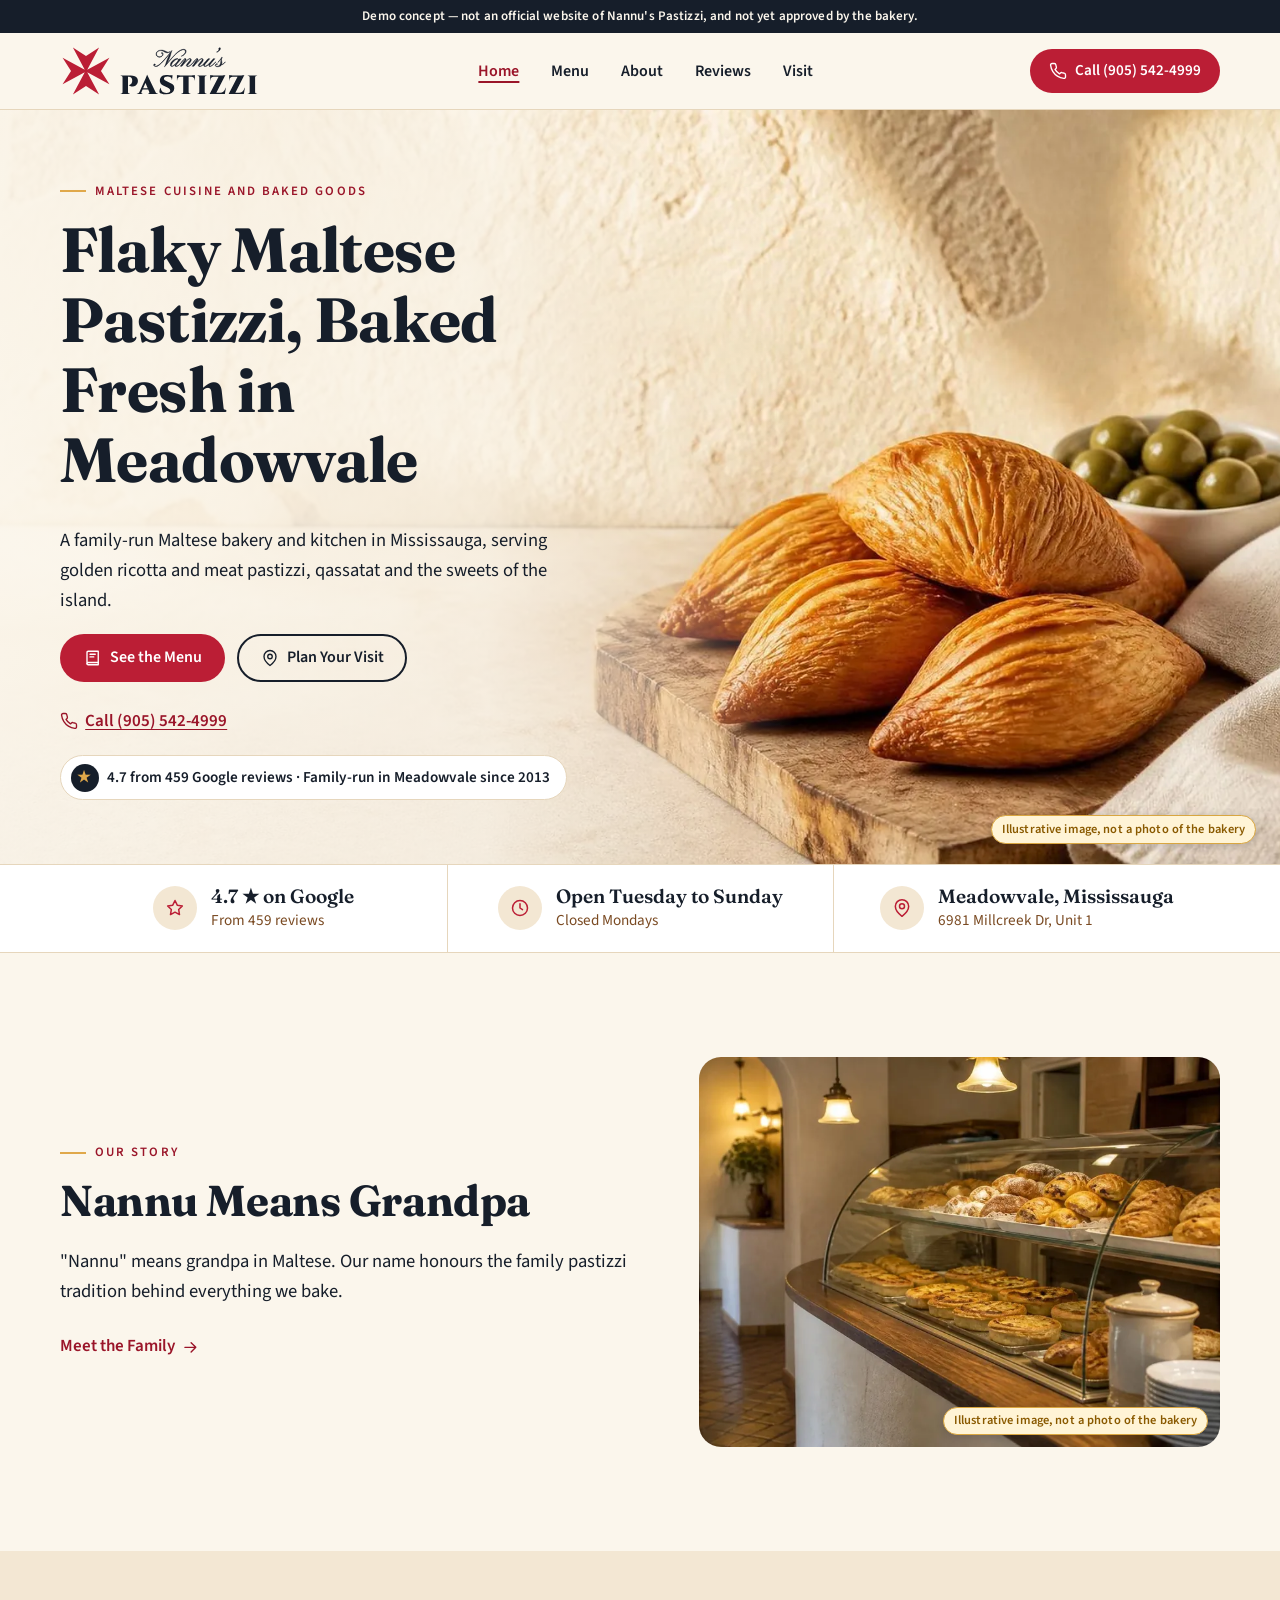
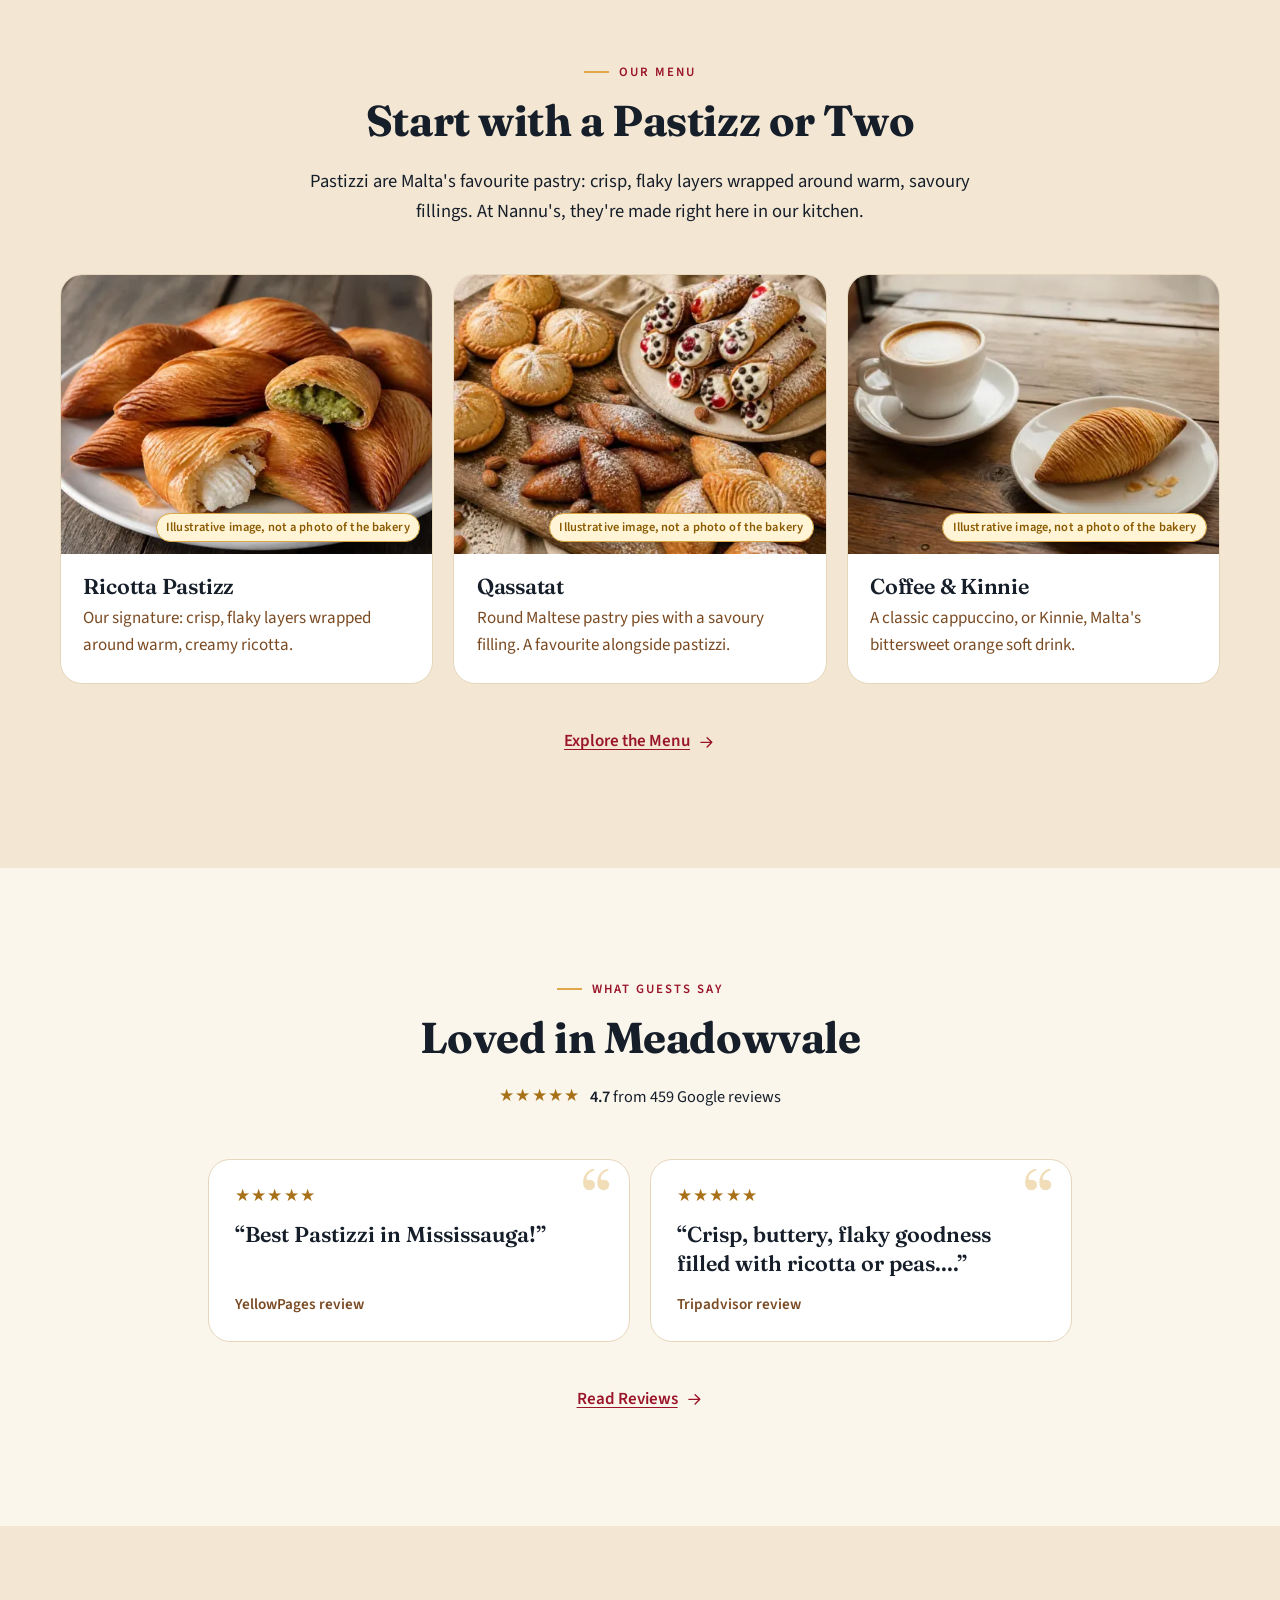
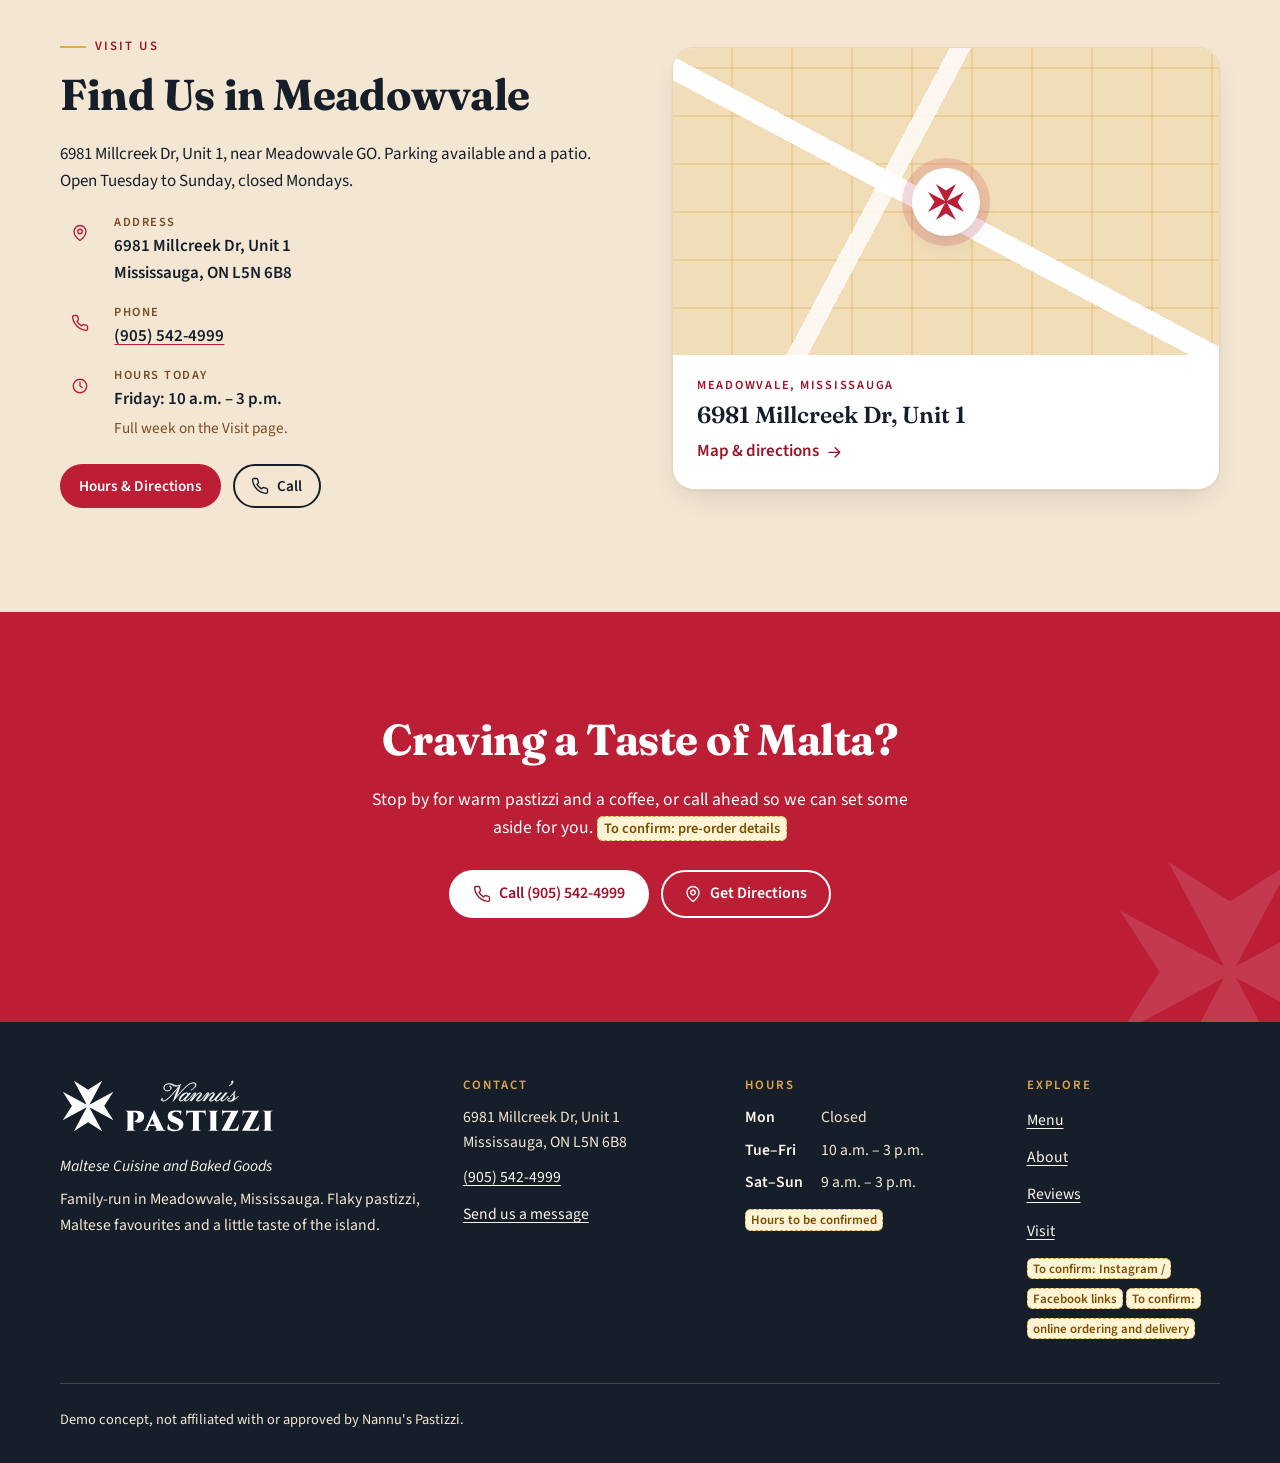
<file: index.html>
<!doctype html>
<html lang="en-CA">
<head>
  <meta charset="utf-8">
  <meta name="viewport" content="width=device-width, initial-scale=1, viewport-fit=cover">
  <title>Nannu&#39;s Pastizzi | Maltese Bakery in Meadowvale, Mississauga (demo concept)</title>
  <meta name="description" content="Demo concept website for Nannu&#39;s Pastizzi, a Maltese bakery in Meadowvale, Mississauga — not the official site. Pastizzi, qassatat and Maltese sweets.">
  <meta property="og:type" content="website">
  <meta property="og:site_name" content="Nannu&#39;s Pastizzi (demo concept)">
  <meta property="og:locale" content="en_CA">
  <meta property="og:title" content="Nannu&#39;s Pastizzi | Maltese Bakery in Meadowvale, Mississauga (demo concept)">
  <meta property="og:description" content="Demo concept website for Nannu&#39;s Pastizzi, a Maltese bakery in Meadowvale, Mississauga — not the official site. Pastizzi, qassatat and Maltese sweets.">
  <meta property="og:url" content="https://mikelagumbay22.github.io/nannus-pastizzi-demo/">
  <meta property="og:image" content="https://mikelagumbay22.github.io/nannus-pastizzi-demo/img/og-image.jpg">
  <meta property="og:image:type" content="image/jpeg">
  <meta property="og:image:width" content="1200">
  <meta property="og:image:height" content="630">
  <meta property="og:image:alt" content="Demo concept, not the official site. Golden, flaky diamond-shaped pastizzi on a rustic wooden board (illustrative image, not a photo of the bakery)">
  <meta name="twitter:card" content="summary_large_image">
  <meta name="twitter:title" content="Nannu&#39;s Pastizzi | Maltese Bakery in Meadowvale, Mississauga (demo concept)">
  <meta name="twitter:description" content="Demo concept website for Nannu&#39;s Pastizzi, a Maltese bakery in Meadowvale, Mississauga — not the official site. Pastizzi, qassatat and Maltese sweets.">
  <meta name="twitter:image" content="https://mikelagumbay22.github.io/nannus-pastizzi-demo/img/og-image.jpg">
  <meta name="twitter:image:alt" content="Demo concept, not the official site. Golden, flaky diamond-shaped pastizzi on a rustic wooden board (illustrative image, not a photo of the bakery)">
  <meta name="robots" content="noindex, nofollow">
  <meta name="theme-color" content="#FBF6EC">
  <link rel="preload" href="fonts/fraunces-normal-latin.woff2" as="font" type="font/woff2" crossorigin>
  <link rel="preload" href="fonts/sourcesans3-normal-latin.woff2" as="font" type="font/woff2" crossorigin>
  <link rel="stylesheet" href="css/site.css?v=67c6c4d5">
  <link rel="icon" href="img/favicon.ico" sizes="any">
  <link rel="icon" type="image/png" sizes="512x512" href="img/favicon-512.png">
  <link rel="apple-touch-icon" href="img/apple-touch-icon.png">
  <script type="application/ld+json">{"@context": "https://schema.org", "@type": ["Restaurant", "Bakery"], "name": "Nannu's Pastizzi", "alternateName": "Nannu's Pastizzi Maltese Cuisine & Baked Goods", "servesCuisine": "Maltese", "priceRange": "$", "telephone": "+19055424999", "address": {"@type": "PostalAddress", "streetAddress": "6981 Millcreek Dr, Unit 1", "addressLocality": "Mississauga", "addressRegion": "ON", "postalCode": "L5N 6B8", "addressCountry": "CA"}, "openingHoursSpecification": [{"@type": "OpeningHoursSpecification", "dayOfWeek": ["Tuesday", "Wednesday", "Thursday", "Friday"], "opens": "10:00", "closes": "15:00"}, {"@type": "OpeningHoursSpecification", "dayOfWeek": ["Saturday", "Sunday"], "opens": "09:00", "closes": "15:00"}], "hasMap": "https://www.google.com/maps/place/?q=place_id:ChIJreo7OGBqK4gRqdLR0AU75BI", "geo": {"@type": "GeoCoordinates", "latitude": 43.5975083, "longitude": -79.7601889}, "image": "https://mikelagumbay22.github.io/nannus-pastizzi-demo/img/og-image.jpg"}</script>
</head>
<body class="page-home">
<aside class="demo-banner" aria-label="Demo notice">
  <p class="container">Demo concept — not an official website of Nannu&#39;s Pastizzi, and not yet approved by the bakery.</p>
</aside>
<a class="skip-link" href="#main">Skip to content</a>
<header class="site-header">
  <div class="container header-inner">
    <a class="brand" href="index.html" aria-current="page">
      <img src="img/logo-compact.svg" alt="Nannu&#39;s Pastizzi" width="790" height="204">
    </a>

    <nav class="site-nav desktop-nav" aria-label="Main">
      <ul>
        <li><a href="index.html" aria-current="page">Home</a></li>
        <li><a href="menu.html">Menu</a></li>
        <li><a href="about.html">About</a></li>
        <li><a href="reviews.html">Reviews</a></li>
        <li><a href="visit.html">Visit</a></li>
      </ul>
    </nav>

    <div class="header-actions">
      <a class="btn btn--primary btn--sm header-cta" href="tel:+19055424999" aria-label="Call (905) 542-4999"><svg viewBox="0 0 24 24" fill="none" stroke="currentColor" stroke-width="1.8" stroke-linecap="round" stroke-linejoin="round" aria-hidden="true" focusable="false"><path d="M22 16.9v3a2 2 0 0 1-2.2 2 19.8 19.8 0 0 1-8.6-3.1 19.5 19.5 0 0 1-6-6A19.8 19.8 0 0 1 2.1 4.2 2 2 0 0 1 4.1 2h3a2 2 0 0 1 2 1.7c.1 1 .4 1.9.7 2.8a2 2 0 0 1-.5 2.1L8 9.9a16 16 0 0 0 6 6l1.3-1.3a2 2 0 0 1 2.1-.4c.9.3 1.8.6 2.8.7a2 2 0 0 1 1.7 2z"/></svg><span class="header-cta__short">Call</span><span class="header-cta__long">Call (905) 542-4999</span></a>
      <button type="button" class="menu-toggle" id="menu-toggle" aria-controls="mobile-nav" aria-expanded="false" data-label-closed="Pages" data-label-open="Close">
        <span class="menu-toggle__icon" aria-hidden="true"><svg viewBox="0 0 24 24" fill="none" stroke="currentColor" stroke-width="1.8" stroke-linecap="round" stroke-linejoin="round" aria-hidden="true" focusable="false"><path d="M4 7h16M4 12h16M4 17h16"/></svg></span>
        <span class="menu-toggle__label">Pages</span>
      </button>
    </div>
  </div>

  <div class="mobile-nav" id="mobile-nav" hidden>
    <nav aria-label="Mobile">
      <ul>
        <li><a href="index.html" aria-current="page">Home</a></li>
        <li><a href="menu.html">Menu</a></li>
        <li><a href="about.html">About</a></li>
        <li><a href="reviews.html">Reviews</a></li>
        <li><a href="visit.html">Visit</a></li>
        <li><a class="mobile-nav__cta" href="tel:+19055424999"><svg viewBox="0 0 24 24" fill="none" stroke="currentColor" stroke-width="1.8" stroke-linecap="round" stroke-linejoin="round" aria-hidden="true" focusable="false"><path d="M22 16.9v3a2 2 0 0 1-2.2 2 19.8 19.8 0 0 1-8.6-3.1 19.5 19.5 0 0 1-6-6A19.8 19.8 0 0 1 2.1 4.2 2 2 0 0 1 4.1 2h3a2 2 0 0 1 2 1.7c.1 1 .4 1.9.7 2.8a2 2 0 0 1-.5 2.1L8 9.9a16 16 0 0 0 6 6l1.3-1.3a2 2 0 0 1 2.1-.4c.9.3 1.8.6 2.8.7a2 2 0 0 1 1.7 2z"/></svg>Call (905) 542-4999</a></li>
      </ul>
    </nav>
  </div>
</header>
<main id="main">

<section class="hero" aria-labelledby="hero-title">
  <div class="hero__media">
    <div class="media media--hero" style="--focus: 72% 60%; --focus-md: 45% 60%;"><span class="ph-badge image-badge">Illustrative image, not a photo of the bakery</span>
  <img src="img/hero-800.webp" srcset="img/hero-480.webp 480w, img/hero-800.webp 800w, img/hero-1200.webp 1200w, img/hero-1600.webp 1600w" sizes="(min-width: 900px) 100vw, 92vw" width="1920" height="1080" alt="Golden, flaky diamond-shaped pastizzi on a rustic wooden board with a bowl of green olives" fetchpriority="high" decoding="async">
</div>
  </div>
  <div class="container hero__inner">
    <div class="hero__copy">
      <p class="eyebrow">Maltese Cuisine and Baked Goods</p>
      <h1 id="hero-title">Flaky Maltese Pastizzi, Baked Fresh in Meadowvale</h1>
      <p class="lead">A family-run Maltese bakery and kitchen in Mississauga, serving golden ricotta and meat pastizzi, qassatat and the sweets of the island.</p>
      <div class="btn-row">
        <a class="btn btn--primary" href="menu.html"><svg viewBox="0 0 24 24" fill="none" stroke="currentColor" stroke-width="1.8" stroke-linecap="round" stroke-linejoin="round" aria-hidden="true" focusable="false"><path d="M4 4.5A1.5 1.5 0 0 1 5.5 3H19v15H5.5A1.5 1.5 0 0 0 4 19.5z"/><path d="M4 19.5A1.5 1.5 0 0 0 5.5 21H19v-3M8 7h7M8 10.5h5"/></svg>See the Menu</a>
        <a class="btn btn--ghost" href="visit.html"><svg viewBox="0 0 24 24" fill="none" stroke="currentColor" stroke-width="1.8" stroke-linecap="round" stroke-linejoin="round" aria-hidden="true" focusable="false"><path d="M20 10c0 6-8 12-8 12S4 16 4 10a8 8 0 0 1 16 0z"/><circle cx="12" cy="10" r="3"/></svg>Plan Your Visit</a>
      </div>
      <p class="hero__call"><a href="tel:+19055424999"><svg viewBox="0 0 24 24" fill="none" stroke="currentColor" stroke-width="1.8" stroke-linecap="round" stroke-linejoin="round" aria-hidden="true" focusable="false"><path d="M22 16.9v3a2 2 0 0 1-2.2 2 19.8 19.8 0 0 1-8.6-3.1 19.5 19.5 0 0 1-6-6A19.8 19.8 0 0 1 2.1 4.2 2 2 0 0 1 4.1 2h3a2 2 0 0 1 2 1.7c.1 1 .4 1.9.7 2.8a2 2 0 0 1-.5 2.1L8 9.9a16 16 0 0 0 6 6l1.3-1.3a2 2 0 0 1 2.1-.4c.9.3 1.8.6 2.8.7a2 2 0 0 1 1.7 2z"/></svg>Call (905) 542-4999</a></p>
      <p class="rating-chip"><span class="stars" aria-hidden="true">★</span><span>4.7 from 459 Google reviews · Family-run in Meadowvale since 2013</span></p>
    </div>
  </div>
</section>

<section class="trust" aria-label="At a glance">
  <ul class="container">
    <li><span class="trust__icon"><svg viewBox="0 0 24 24" fill="none" stroke="currentColor" stroke-width="1.8" stroke-linecap="round" stroke-linejoin="round" aria-hidden="true" focusable="false"><path d="m12 3 2.7 5.6 6.1.9-4.4 4.3 1 6.1L12 17l-5.4 2.9 1-6.1-4.4-4.3 6.1-.9z"/></svg></span><span><strong>4.7 ★ on Google</strong><span>From 459 reviews</span></span></li>
    <li><span class="trust__icon"><svg viewBox="0 0 24 24" fill="none" stroke="currentColor" stroke-width="1.8" stroke-linecap="round" stroke-linejoin="round" aria-hidden="true" focusable="false"><circle cx="12" cy="12" r="9"/><path d="M12 7v5l3 2"/></svg></span><span><strong>Open Tuesday to Sunday</strong><span>Closed Mondays</span></span></li>
    <li><span class="trust__icon"><svg viewBox="0 0 24 24" fill="none" stroke="currentColor" stroke-width="1.8" stroke-linecap="round" stroke-linejoin="round" aria-hidden="true" focusable="false"><path d="M20 10c0 6-8 12-8 12S4 16 4 10a8 8 0 0 1 16 0z"/><circle cx="12" cy="10" r="3"/></svg></span><span><strong>Meadowvale, Mississauga</strong><span>6981 Millcreek Dr, Unit 1</span></span></li>
  </ul>
</section>

<section class="section" aria-labelledby="story-title">
  <div class="container teaser-grid">
    <div>
      <p class="eyebrow">Our Story</p>
      <h2 id="story-title">Nannu Means Grandpa</h2>
      <p class="lead">&#34;Nannu&#34; means grandpa in Maltese. Our name honours the family pastizzi tradition behind everything we bake.</p>
      <a class="text-link" href="about.html">Meet the Family<svg viewBox="0 0 24 24" fill="none" stroke="currentColor" stroke-width="1.8" stroke-linecap="round" stroke-linejoin="round" aria-hidden="true" focusable="false"><path d="M5 12h14M13 6l6 6-6 6"/></svg></a>
    </div>
    <div class="teaser-media">
      <div class="media "><span class="ph-badge image-badge">Illustrative image, not a photo of the bakery</span>
  <img src="img/counter-800.webp" srcset="img/counter-480.webp 480w, img/counter-800.webp 800w, img/counter-1200.webp 1200w, img/counter-1456.webp 1456w" sizes="(min-width: 900px) 520px, 92vw" width="1456" height="1088" alt="A warm bakery counter with a glass display case of golden pastries and savoury pies" loading="lazy" decoding="async">
</div>
    </div>
  </div>
</section>

<section class="section section--alt" aria-labelledby="dishes-title">
  <div class="container">
    <div class="section-head section-head--center">
      <p class="eyebrow">Our Menu</p>
      <h2 id="dishes-title">Start with a Pastizz or Two</h2>
      <p class="lead">Pastizzi are Malta&#39;s favourite pastry: crisp, flaky layers wrapped around warm, savoury fillings. At Nannu&#39;s, they&#39;re made right here in our kitchen.</p>
    </div>
    <ul class="dish-grid">
      <li class="dish-card">
        <div class="media dish-card__media"><span class="ph-badge image-badge">Illustrative image, not a photo of the bakery</span>
  <img src="img/pastizzi-800.webp" srcset="img/pastizzi-480.webp 480w, img/pastizzi-800.webp 800w, img/pastizzi-1200.webp 1200w, img/pastizzi-1456.webp 1456w" sizes="(min-width: 900px) 360px, (min-width: 640px) 46vw, 92vw" width="1456" height="1088" alt="A plate of flaky Maltese pastizzi, one broken open to show ricotta and another with mushy pea filling" loading="lazy" decoding="async">
</div>
        <div class="dish-card__body">
          <h3>Ricotta Pastizz</h3>
          <p>Our signature: crisp, flaky layers wrapped around warm, creamy ricotta.</p>
        </div>
      </li>
      <li class="dish-card">
        <div class="media dish-card__media"><span class="ph-badge image-badge">Illustrative image, not a photo of the bakery</span>
  <img src="img/pastries-800.webp" srcset="img/pastries-480.webp 480w, img/pastries-800.webp 800w, img/pastries-1200.webp 1200w" sizes="(min-width: 900px) 360px, (min-width: 640px) 46vw, 92vw" width="1280" height="956" alt="Assorted Maltese pastries: qassatat, ricotta cannoli, date imqaret and pastizzi dusted with icing sugar" loading="lazy" decoding="async">
</div>
        <div class="dish-card__body">
          <h3>Qassatat</h3>
          <p>Round Maltese pastry pies with a savoury filling. A favourite alongside pastizzi.</p>
        </div>
      </li>
      <li class="dish-card">
        <div class="media dish-card__media"><span class="ph-badge image-badge">Illustrative image, not a photo of the bakery</span>
  <img src="img/coffee-800.webp" srcset="img/coffee-480.webp 480w, img/coffee-800.webp 800w, img/coffee-1200.webp 1200w, img/coffee-1456.webp 1456w" sizes="(min-width: 900px) 360px, (min-width: 640px) 46vw, 92vw" width="1456" height="1088" alt="A cappuccino beside a single flaky pastizz on a rustic wooden café table" loading="lazy" decoding="async">
</div>
        <div class="dish-card__body">
          <h3>Coffee &amp; Kinnie</h3>
          <p>A classic cappuccino, or Kinnie, Malta&#39;s bittersweet orange soft drink.</p>
        </div>
      </li>
    </ul>
    <p class="center-link"><a href="menu.html">Explore the Menu<svg viewBox="0 0 24 24" fill="none" stroke="currentColor" stroke-width="1.8" stroke-linecap="round" stroke-linejoin="round" aria-hidden="true" focusable="false"><path d="M5 12h14M13 6l6 6-6 6"/></svg></a></p>
  </div>
</section>

<section class="section" aria-labelledby="home-reviews-title">
  <div class="container">
    <div class="section-head section-head--center">
      <p class="eyebrow">What Guests Say</p>
      <h2 id="home-reviews-title">Loved in Meadowvale</h2>
      <p class="rating-line"><span class="stars" role="img" aria-label="4.7 out of 5 stars">★★★★★</span><span><strong>4.7</strong> from 459 Google reviews</span></p>
    </div>
    <ul class="quotes quotes--two">
      <li><figure class="quote "><span class="stars" role="img" aria-label="5 out of 5 stars">★★★★★</span>
  <blockquote><p>“Best Pastizzi in Mississauga!”</p></blockquote>
  <figcaption>YellowPages review</figcaption>
</figure></li>
      <li><figure class="quote "><span class="stars" role="img" aria-label="5 out of 5 stars">★★★★★</span>
  <blockquote><p>“Crisp, buttery, flaky goodness filled with ricotta or peas....”</p></blockquote>
  <figcaption>Tripadvisor review</figcaption>
</figure></li>
    </ul>
    <p class="center-link"><a href="reviews.html">Read Reviews<svg viewBox="0 0 24 24" fill="none" stroke="currentColor" stroke-width="1.8" stroke-linecap="round" stroke-linejoin="round" aria-hidden="true" focusable="false"><path d="M5 12h14M13 6l6 6-6 6"/></svg></a></p>
  </div>
</section>

<section class="section section--alt" aria-labelledby="home-visit-title">
  <div class="container visit-split">
    <div class="visit-slim">
      <p class="eyebrow">Visit Us</p>
      <h2 id="home-visit-title">Find Us in Meadowvale</h2>
      <p>6981 Millcreek Dr, Unit 1, near Meadowvale GO. Parking available and a patio. Open Tuesday to Sunday, closed Mondays.</p>
      <ul class="contact-list">
        <li><span class="ico"><svg viewBox="0 0 24 24" fill="none" stroke="currentColor" stroke-width="1.8" stroke-linecap="round" stroke-linejoin="round" aria-hidden="true" focusable="false"><path d="M20 10c0 6-8 12-8 12S4 16 4 10a8 8 0 0 1 16 0z"/><circle cx="12" cy="10" r="3"/></svg></span><div><span class="label">Address</span>
          <span class="value">6981 Millcreek Dr, Unit 1<br>Mississauga, ON L5N 6B8</span></div></li>
        <li><span class="ico"><svg viewBox="0 0 24 24" fill="none" stroke="currentColor" stroke-width="1.8" stroke-linecap="round" stroke-linejoin="round" aria-hidden="true" focusable="false"><path d="M22 16.9v3a2 2 0 0 1-2.2 2 19.8 19.8 0 0 1-8.6-3.1 19.5 19.5 0 0 1-6-6A19.8 19.8 0 0 1 2.1 4.2 2 2 0 0 1 4.1 2h3a2 2 0 0 1 2 1.7c.1 1 .4 1.9.7 2.8a2 2 0 0 1-.5 2.1L8 9.9a16 16 0 0 0 6 6l1.3-1.3a2 2 0 0 1 2.1-.4c.9.3 1.8.6 2.8.7a2 2 0 0 1 1.7 2z"/></svg></span><div><span class="label">Phone</span><a href="tel:+19055424999">(905) 542-4999</a></div></li>
        <li><span class="ico"><svg viewBox="0 0 24 24" fill="none" stroke="currentColor" stroke-width="1.8" stroke-linecap="round" stroke-linejoin="round" aria-hidden="true" focusable="false"><circle cx="12" cy="12" r="9"/><path d="M12 7v5l3 2"/></svg></span><div><span class="label">Hours today</span>
          <span class="value" id="hours-today" data-hours='[{"day": "Monday", "display": "", "closed": true}, {"day": "Tuesday", "display": "10 a.m. – 3 p.m.", "closed": false}, {"day": "Wednesday", "display": "10 a.m. – 3 p.m.", "closed": false}, {"day": "Thursday", "display": "10 a.m. – 3 p.m.", "closed": false}, {"day": "Friday", "display": "10 a.m. – 3 p.m.", "closed": false}, {"day": "Saturday", "display": "9 a.m. – 3 p.m.", "closed": false}, {"day": "Sunday", "display": "9 a.m. – 3 p.m.", "closed": false}]' data-note="Full week on the Visit page.">Closed Monday. Tuesday to Friday 10 a.m. to 3 p.m. Saturday and Sunday 9 a.m. to 3 p.m.</span>
          <span class="sub" id="hours-today-note">Full week on the Visit page.</span>
        </div></li>
      </ul>
      <div class="btn-row">
        <a class="btn btn--primary btn--sm" href="visit.html">Hours &amp; Directions</a>
        <a class="btn btn--ghost btn--sm" href="tel:+19055424999" aria-label="Call (905) 542-4999"><svg viewBox="0 0 24 24" fill="none" stroke="currentColor" stroke-width="1.8" stroke-linecap="round" stroke-linejoin="round" aria-hidden="true" focusable="false"><path d="M22 16.9v3a2 2 0 0 1-2.2 2 19.8 19.8 0 0 1-8.6-3.1 19.5 19.5 0 0 1-6-6A19.8 19.8 0 0 1 2.1 4.2 2 2 0 0 1 4.1 2h3a2 2 0 0 1 2 1.7c.1 1 .4 1.9.7 2.8a2 2 0 0 1-.5 2.1L8 9.9a16 16 0 0 0 6 6l1.3-1.3a2 2 0 0 1 2.1-.4c.9.3 1.8.6 2.8.7a2 2 0 0 1 1.7 2z"/></svg>Call</a>
      </div>
    </div>
    <a class="map-card" href="visit.html#map">
      <span class="map-card__art" aria-hidden="true"><span class="map-card__pin"><svg class="cross " viewBox="0 0 184 184" aria-hidden="true" focusable="false"><path fill="currentColor" d="M40.48 0 L92 33.12 L143.52 0 L96.88 87.12 L184 40.48 L150.88 92 L184 143.52 L96.88 96.88 L143.52 184 L92 150.88 L40.48 184 L87.12 96.88 L0 143.52 L33.12 92 L0 40.48 L87.12 87.12 Z"/></svg></span></span>
      <span class="map-card__body">
        <span class="map-card__kicker">Meadowvale, Mississauga</span>
        <span class="map-card__title">6981 Millcreek Dr, Unit 1</span>
        <span class="map-card__link">Map &amp; directions<svg viewBox="0 0 24 24" fill="none" stroke="currentColor" stroke-width="1.8" stroke-linecap="round" stroke-linejoin="round" aria-hidden="true" focusable="false"><path d="M5 12h14M13 6l6 6-6 6"/></svg></span>
      </span>
    </a>
  </div>
</section>

<section class="section cta-band" aria-labelledby="home-cta-title">
  <div class="container">
    <h2 id="home-cta-title">Craving a Taste of Malta?</h2>
    <p>Stop by for warm pastizzi and a coffee, or call ahead so we can set some aside for you. <mark class="ph-inline">To confirm: pre-order details</mark></p>
    <div class="btn-row">
      <a class="btn btn--light" href="tel:+19055424999"><svg viewBox="0 0 24 24" fill="none" stroke="currentColor" stroke-width="1.8" stroke-linecap="round" stroke-linejoin="round" aria-hidden="true" focusable="false"><path d="M22 16.9v3a2 2 0 0 1-2.2 2 19.8 19.8 0 0 1-8.6-3.1 19.5 19.5 0 0 1-6-6A19.8 19.8 0 0 1 2.1 4.2 2 2 0 0 1 4.1 2h3a2 2 0 0 1 2 1.7c.1 1 .4 1.9.7 2.8a2 2 0 0 1-.5 2.1L8 9.9a16 16 0 0 0 6 6l1.3-1.3a2 2 0 0 1 2.1-.4c.9.3 1.8.6 2.8.7a2 2 0 0 1 1.7 2z"/></svg>Call (905) 542-4999</a>
      <a class="btn btn--outline-light" href="visit.html"><svg viewBox="0 0 24 24" fill="none" stroke="currentColor" stroke-width="1.8" stroke-linecap="round" stroke-linejoin="round" aria-hidden="true" focusable="false"><path d="M20 10c0 6-8 12-8 12S4 16 4 10a8 8 0 0 1 16 0z"/><circle cx="12" cy="10" r="3"/></svg>Get Directions</a>
    </div>
  </div>
</section>

</main>
<footer class="site-footer">
  <div class="container">
    <div class="footer-grid">
      <div class="footer-brand">
        <a class="brand" href="index.html"><img src="img/logo-compact-reversed.svg" alt="Nannu&#39;s Pastizzi" width="790" height="204" loading="eager" decoding="async">
        </a><p class="footer-tagline">Maltese Cuisine and Baked Goods</p>
        <p>Family-run in Meadowvale, Mississauga. Flaky pastizzi, Maltese favourites and a little taste of the island.</p>
      </div>
      <div>
        <h2>Contact</h2>
        <ul>
          <li>6981 Millcreek Dr, Unit 1<br>Mississauga, ON L5N 6B8</li>
          <li><a href="tel:+19055424999">(905) 542-4999</a></li>
          <li><a href="visit.html#message">Send us a message</a></li>
        </ul>
      </div>
      <div>
        <h2>Hours</h2>
        <ul>
          <li><span class="footer-day">Mon</span> Closed</li>
          <li><span class="footer-day">Tue–Fri</span> 10 a.m. – 3 p.m.</li>
          <li><span class="footer-day">Sat–Sun</span> 9 a.m. – 3 p.m.</li>
        </ul><p class="footer-note"><mark class="ph-inline">Hours to be confirmed</mark></p>
      </div>
      <div>
        <h2>Explore</h2>
        <ul>
          <li><a href="menu.html">Menu</a></li>
          <li><a href="about.html">About</a></li>
          <li><a href="reviews.html">Reviews</a></li>
          <li><a href="visit.html">Visit</a></li><li class="footer-ph"><mark class="ph-inline">To confirm: Instagram / Facebook links</mark> <mark class="ph-inline">To confirm: online ordering and delivery</mark></li>
        </ul>
      </div>
    </div>
    <div class="footer-bottom">
      <span>Demo concept, not affiliated with or approved by Nannu&#39;s Pastizzi.</span>
    </div>
  </div>
</footer>

<nav class="mobile-callbar" aria-label="Quick actions">
  <a class="btn btn--primary" href="tel:+19055424999" aria-label="Call (905) 542-4999"><svg viewBox="0 0 24 24" fill="none" stroke="currentColor" stroke-width="1.8" stroke-linecap="round" stroke-linejoin="round" aria-hidden="true" focusable="false"><path d="M22 16.9v3a2 2 0 0 1-2.2 2 19.8 19.8 0 0 1-8.6-3.1 19.5 19.5 0 0 1-6-6A19.8 19.8 0 0 1 2.1 4.2 2 2 0 0 1 4.1 2h3a2 2 0 0 1 2 1.7c.1 1 .4 1.9.7 2.8a2 2 0 0 1-.5 2.1L8 9.9a16 16 0 0 0 6 6l1.3-1.3a2 2 0 0 1 2.1-.4c.9.3 1.8.6 2.8.7a2 2 0 0 1 1.7 2z"/></svg>Call</a>
  <a class="btn btn--ghost" href="https://www.google.com/maps/search/?api=1&amp;query=Nannu%27s+Pastizzi%2C+6981+Millcreek+Dr%2C+Unit+1%2C+Mississauga%2C+ON+L5N+6B8&amp;query_place_id=ChIJreo7OGBqK4gRqdLR0AU75BI" target="_blank" rel="noopener"><svg viewBox="0 0 24 24" fill="none" stroke="currentColor" stroke-width="1.8" stroke-linecap="round" stroke-linejoin="round" aria-hidden="true" focusable="false"><path d="M20 10c0 6-8 12-8 12S4 16 4 10a8 8 0 0 1 16 0z"/><circle cx="12" cy="10" r="3"/></svg>Directions<span class="visually-hidden"> (opens Google Maps in a new tab)</span></a>
  <a class="btn btn--ghost" href="menu.html"><svg viewBox="0 0 24 24" fill="none" stroke="currentColor" stroke-width="1.8" stroke-linecap="round" stroke-linejoin="round" aria-hidden="true" focusable="false"><path d="M4 4.5A1.5 1.5 0 0 1 5.5 3H19v15H5.5A1.5 1.5 0 0 0 4 19.5z"/><path d="M4 19.5A1.5 1.5 0 0 0 5.5 21H19v-3M8 7h7M8 10.5h5"/></svg>Menu</a>
</nav>
<script src="js/site.js?v=67c6c4d5" defer></script>
</body>
</html>
</file>
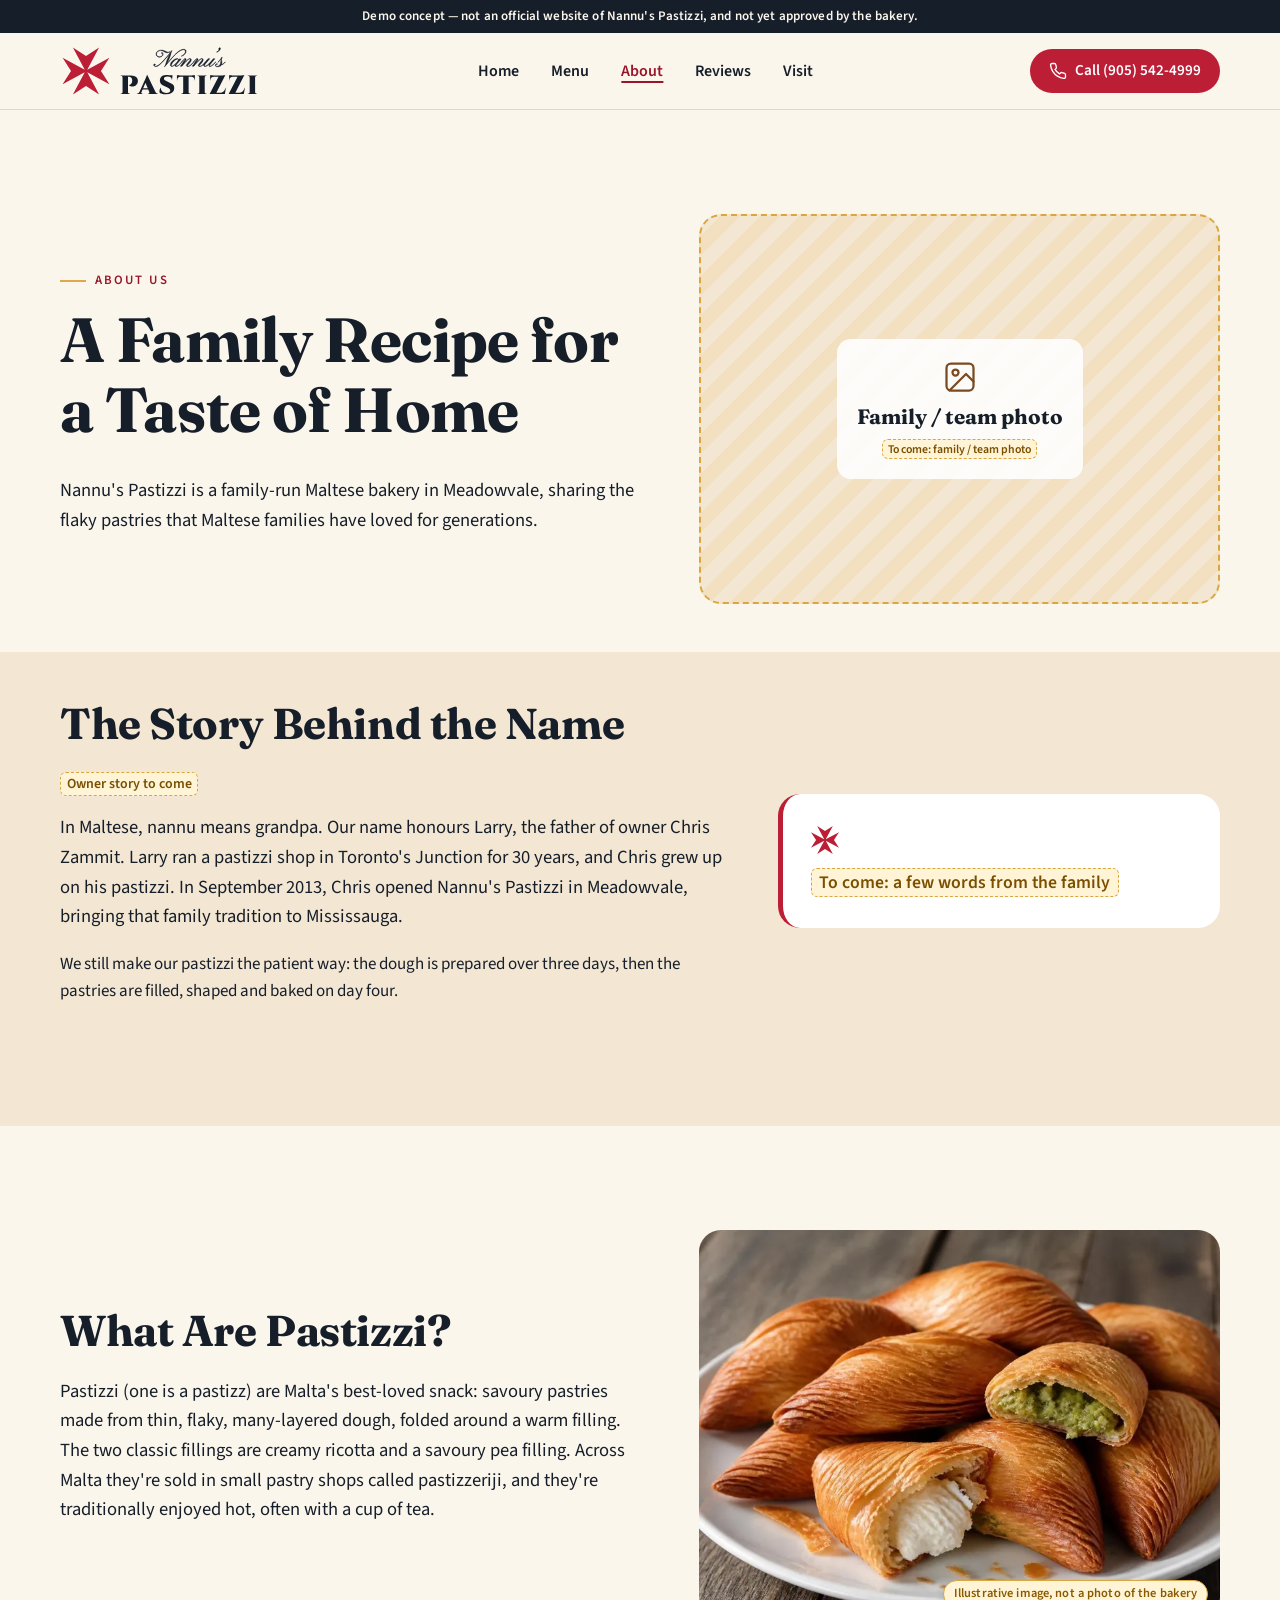
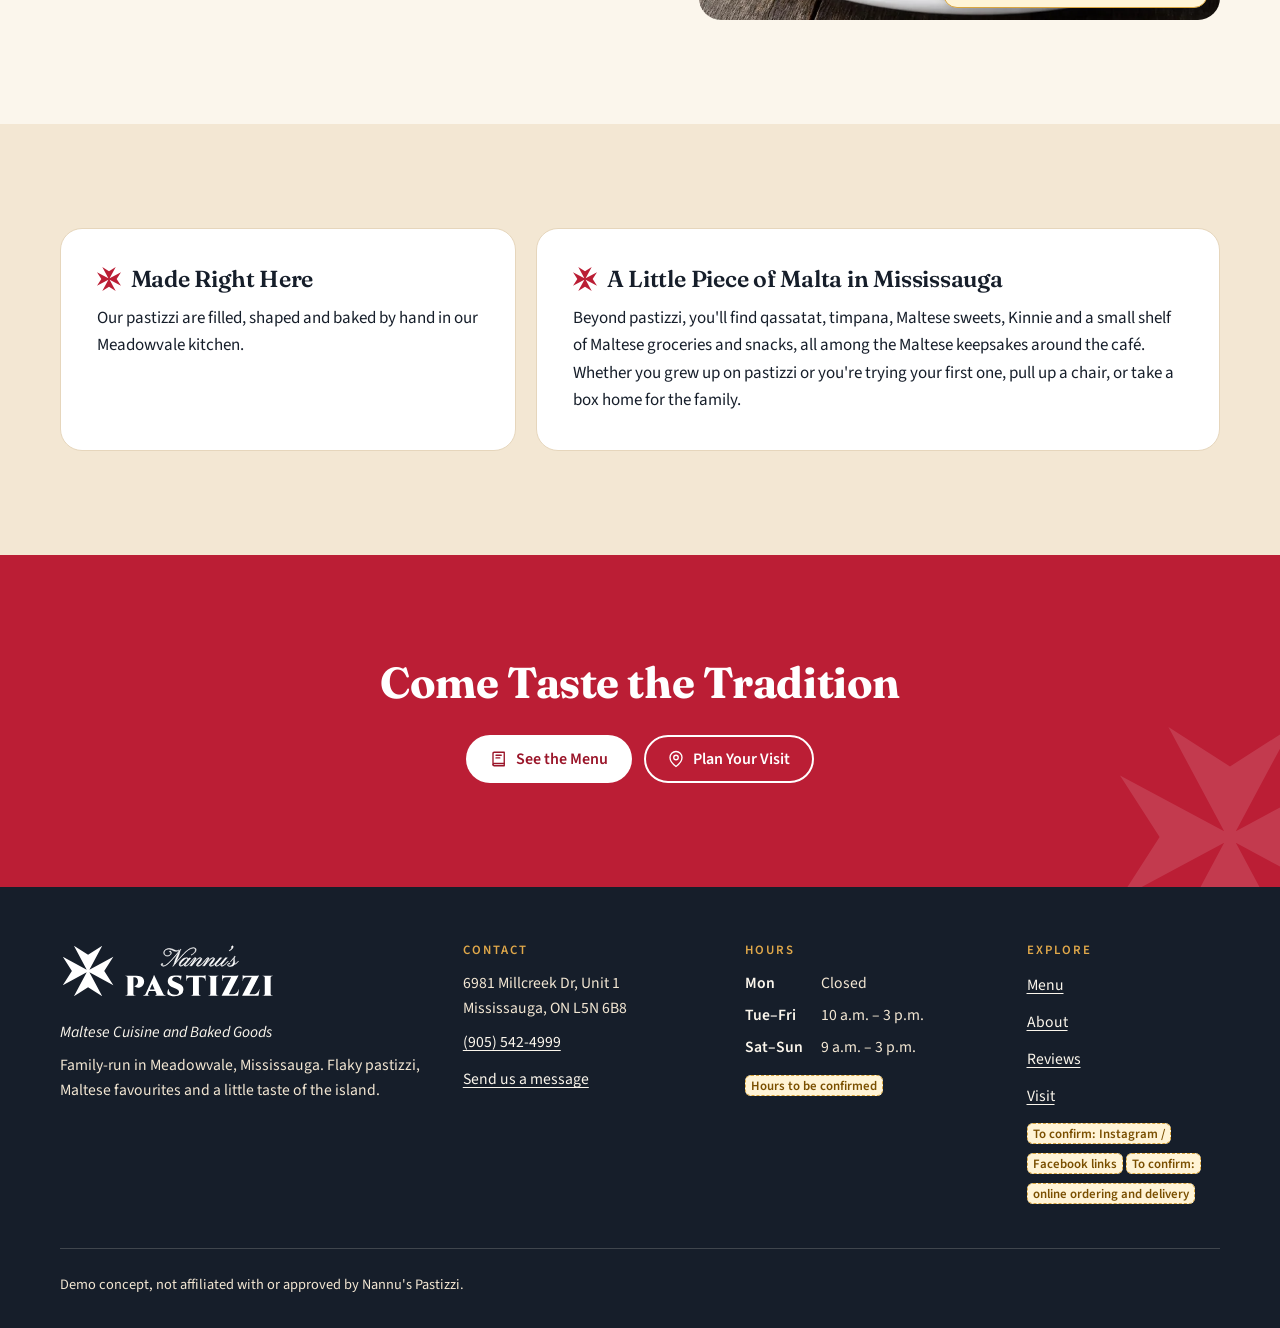
<file: about.html>
<!doctype html>
<html lang="en-CA">
<head>
  <meta charset="utf-8">
  <meta name="viewport" content="width=device-width, initial-scale=1, viewport-fit=cover">
  <title>About Nannu&#39;s Pastizzi | Family Maltese Bakery, Mississauga (demo concept)</title>
  <meta name="description" content="Demo concept website for Nannu&#39;s Pastizzi, a Maltese bakery in Meadowvale, Mississauga — not the official site. The family story behind the name.">
  <meta property="og:type" content="website">
  <meta property="og:site_name" content="Nannu&#39;s Pastizzi (demo concept)">
  <meta property="og:locale" content="en_CA">
  <meta property="og:title" content="About Nannu&#39;s Pastizzi | Family Maltese Bakery, Mississauga (demo concept)">
  <meta property="og:description" content="Demo concept website for Nannu&#39;s Pastizzi, a Maltese bakery in Meadowvale, Mississauga — not the official site. The family story behind the name.">
  <meta property="og:url" content="https://mikelagumbay22.github.io/nannus-pastizzi-demo/about.html">
  <meta property="og:image" content="https://mikelagumbay22.github.io/nannus-pastizzi-demo/img/og-image.jpg">
  <meta property="og:image:type" content="image/jpeg">
  <meta property="og:image:width" content="1200">
  <meta property="og:image:height" content="630">
  <meta property="og:image:alt" content="Demo concept, not the official site. Golden, flaky diamond-shaped pastizzi on a rustic wooden board (illustrative image, not a photo of the bakery)">
  <meta name="twitter:card" content="summary_large_image">
  <meta name="twitter:title" content="About Nannu&#39;s Pastizzi | Family Maltese Bakery, Mississauga (demo concept)">
  <meta name="twitter:description" content="Demo concept website for Nannu&#39;s Pastizzi, a Maltese bakery in Meadowvale, Mississauga — not the official site. The family story behind the name.">
  <meta name="twitter:image" content="https://mikelagumbay22.github.io/nannus-pastizzi-demo/img/og-image.jpg">
  <meta name="twitter:image:alt" content="Demo concept, not the official site. Golden, flaky diamond-shaped pastizzi on a rustic wooden board (illustrative image, not a photo of the bakery)">
  <meta name="robots" content="noindex, nofollow">
  <meta name="theme-color" content="#FBF6EC">
  <link rel="preload" href="fonts/fraunces-normal-latin.woff2" as="font" type="font/woff2" crossorigin>
  <link rel="preload" href="fonts/sourcesans3-normal-latin.woff2" as="font" type="font/woff2" crossorigin>
  <link rel="stylesheet" href="css/site.css?v=67c6c4d5">
  <link rel="icon" href="img/favicon.ico" sizes="any">
  <link rel="icon" type="image/png" sizes="512x512" href="img/favicon-512.png">
  <link rel="apple-touch-icon" href="img/apple-touch-icon.png">
</head>
<body class="page-about">
<aside class="demo-banner" aria-label="Demo notice">
  <p class="container">Demo concept — not an official website of Nannu&#39;s Pastizzi, and not yet approved by the bakery.</p>
</aside>
<a class="skip-link" href="#main">Skip to content</a>
<header class="site-header">
  <div class="container header-inner">
    <a class="brand" href="index.html">
      <img src="img/logo-compact.svg" alt="Nannu&#39;s Pastizzi" width="790" height="204">
    </a>

    <nav class="site-nav desktop-nav" aria-label="Main">
      <ul>
        <li><a href="index.html">Home</a></li>
        <li><a href="menu.html">Menu</a></li>
        <li><a href="about.html" aria-current="page">About</a></li>
        <li><a href="reviews.html">Reviews</a></li>
        <li><a href="visit.html">Visit</a></li>
      </ul>
    </nav>

    <div class="header-actions">
      <a class="btn btn--primary btn--sm header-cta" href="tel:+19055424999" aria-label="Call (905) 542-4999"><svg viewBox="0 0 24 24" fill="none" stroke="currentColor" stroke-width="1.8" stroke-linecap="round" stroke-linejoin="round" aria-hidden="true" focusable="false"><path d="M22 16.9v3a2 2 0 0 1-2.2 2 19.8 19.8 0 0 1-8.6-3.1 19.5 19.5 0 0 1-6-6A19.8 19.8 0 0 1 2.1 4.2 2 2 0 0 1 4.1 2h3a2 2 0 0 1 2 1.7c.1 1 .4 1.9.7 2.8a2 2 0 0 1-.5 2.1L8 9.9a16 16 0 0 0 6 6l1.3-1.3a2 2 0 0 1 2.1-.4c.9.3 1.8.6 2.8.7a2 2 0 0 1 1.7 2z"/></svg><span class="header-cta__short">Call</span><span class="header-cta__long">Call (905) 542-4999</span></a>
      <button type="button" class="menu-toggle" id="menu-toggle" aria-controls="mobile-nav" aria-expanded="false" data-label-closed="Pages" data-label-open="Close">
        <span class="menu-toggle__icon" aria-hidden="true"><svg viewBox="0 0 24 24" fill="none" stroke="currentColor" stroke-width="1.8" stroke-linecap="round" stroke-linejoin="round" aria-hidden="true" focusable="false"><path d="M4 7h16M4 12h16M4 17h16"/></svg></span>
        <span class="menu-toggle__label">Pages</span>
      </button>
    </div>
  </div>

  <div class="mobile-nav" id="mobile-nav" hidden>
    <nav aria-label="Mobile">
      <ul>
        <li><a href="index.html">Home</a></li>
        <li><a href="menu.html">Menu</a></li>
        <li><a href="about.html" aria-current="page">About</a></li>
        <li><a href="reviews.html">Reviews</a></li>
        <li><a href="visit.html">Visit</a></li>
        <li><a class="mobile-nav__cta" href="tel:+19055424999"><svg viewBox="0 0 24 24" fill="none" stroke="currentColor" stroke-width="1.8" stroke-linecap="round" stroke-linejoin="round" aria-hidden="true" focusable="false"><path d="M22 16.9v3a2 2 0 0 1-2.2 2 19.8 19.8 0 0 1-8.6-3.1 19.5 19.5 0 0 1-6-6A19.8 19.8 0 0 1 2.1 4.2 2 2 0 0 1 4.1 2h3a2 2 0 0 1 2 1.7c.1 1 .4 1.9.7 2.8a2 2 0 0 1-.5 2.1L8 9.9a16 16 0 0 0 6 6l1.3-1.3a2 2 0 0 1 2.1-.4c.9.3 1.8.6 2.8.7a2 2 0 0 1 1.7 2z"/></svg>Call (905) 542-4999</a></li>
      </ul>
    </nav>
  </div>
</header>
<main id="main">

<section class="page-hero section" aria-labelledby="about-title">
  <div class="container about-grid">
    <div>
      <p class="eyebrow">About Us</p>
      <h1 id="about-title">A Family Recipe for a Taste of Home</h1>
      <p class="lead">Nannu&#39;s Pastizzi is a family-run Maltese bakery in Meadowvale, sharing the flaky pastries that Maltese families have loved for generations.</p>
    </div>
    <div class="about-media">
      <div class="media  media--placeholder">
  <div class="ph-label" role="img" aria-label="Placeholder: Family / team photo"><svg viewBox="0 0 24 24" fill="none" stroke="currentColor" stroke-width="1.5" stroke-linecap="round" stroke-linejoin="round" aria-hidden="true" focusable="false"><rect x="3" y="3" width="18" height="18" rx="3"/><circle cx="9" cy="9" r="2"/><path d="m21 15-5-5L5 21"/></svg><strong>Family / team photo</strong><span><mark class="ph-inline">To come: family / team photo</mark></span></div>
</div>
    </div>
  </div>
</section>

<section class="section section--alt section--tight" aria-labelledby="story-title">
  <div class="container story">
    <div class="story__text">
      <h2 id="story-title">The Story Behind the Name</h2><p class="story__approval"><mark class="ph-inline">Owner story to come</mark></p>
      <p class="lead">In Maltese, nannu means grandpa. Our name honours Larry, the father of owner Chris Zammit. Larry ran a pastizzi shop in Toronto&#39;s Junction for 30 years, and Chris grew up on his pastizzi. In September 2013, Chris opened Nannu&#39;s Pastizzi in Meadowvale, bringing that family tradition to Mississauga.</p>
      <p>We still make our pastizzi the patient way: the dough is prepared over three days, then the pastries are filled, shaped and baked on day four.</p>
    </div>
    <figure class="pull-quote">
      <svg class="cross pull-quote__cross" viewBox="0 0 184 184" aria-hidden="true" focusable="false"><path fill="currentColor" d="M40.48 0 L92 33.12 L143.52 0 L96.88 87.12 L184 40.48 L150.88 92 L184 143.52 L96.88 96.88 L143.52 184 L92 150.88 L40.48 184 L87.12 96.88 L0 143.52 L33.12 92 L0 40.48 L87.12 87.12 Z"/></svg>
      <blockquote><p><mark class="ph-inline">To come: a few words from the family</mark></p></blockquote>
    </figure>
  </div>
</section>
<section class="section" aria-labelledby="about-s1">
  <div class="container teaser-grid">
    <div>
      <h2 id="about-s1">What Are Pastizzi?</h2><p class="lead">Pastizzi (one is a pastizz) are Malta&#39;s best-loved snack: savoury pastries made from thin, flaky, many-layered dough, folded around a warm filling. The two classic fillings are creamy ricotta and a savoury pea filling. Across Malta they&#39;re sold in small pastry shops called pastizzeriji, and they&#39;re traditionally enjoyed hot, often with a cup of tea.</p>
    </div>
    <div class="teaser-media"><div class="media "><span class="ph-badge image-badge">Illustrative image, not a photo of the bakery</span>
  <img src="img/pastizzi-800.webp" srcset="img/pastizzi-480.webp 480w, img/pastizzi-800.webp 800w, img/pastizzi-1200.webp 1200w, img/pastizzi-1456.webp 1456w" sizes="(min-width: 900px) 520px, 92vw" width="1456" height="1088" alt="A plate of flaky Maltese pastizzi, one broken open to show ricotta and another with mushy pea filling" loading="lazy" decoding="async">
</div></div>
  </div>
</section>
<section class="section section--alt" aria-label="More about us">
  <div class="container card-pair">
    <div class="card">
      <h2 class="h3"><svg class="cross menu-cat__cross" viewBox="0 0 184 184" aria-hidden="true" focusable="false"><path fill="currentColor" d="M40.48 0 L92 33.12 L143.52 0 L96.88 87.12 L184 40.48 L150.88 92 L184 143.52 L96.88 96.88 L143.52 184 L92 150.88 L40.48 184 L87.12 96.88 L0 143.52 L33.12 92 L0 40.48 L87.12 87.12 Z"/></svg>Made Right Here</h2><p>Our pastizzi are filled, shaped and baked by hand in our Meadowvale kitchen.</p>
    </div>
    <div class="card">
      <h2 class="h3"><svg class="cross menu-cat__cross" viewBox="0 0 184 184" aria-hidden="true" focusable="false"><path fill="currentColor" d="M40.48 0 L92 33.12 L143.52 0 L96.88 87.12 L184 40.48 L150.88 92 L184 143.52 L96.88 96.88 L143.52 184 L92 150.88 L40.48 184 L87.12 96.88 L0 143.52 L33.12 92 L0 40.48 L87.12 87.12 Z"/></svg>A Little Piece of Malta in Mississauga</h2><p>Beyond pastizzi, you&#39;ll find qassatat, timpana, Maltese sweets, Kinnie and a small shelf of Maltese groceries and snacks, all among the Maltese keepsakes around the café. Whether you grew up on pastizzi or you&#39;re trying your first one, pull up a chair, or take a box home for the family.</p>
    </div>
  </div>
</section>

<section class="section cta-band" aria-labelledby="about-cta-title">
  <div class="container">
    <h2 id="about-cta-title">Come Taste the Tradition</h2>
    <div class="btn-row">
      <a class="btn btn--light" href="menu.html"><svg viewBox="0 0 24 24" fill="none" stroke="currentColor" stroke-width="1.8" stroke-linecap="round" stroke-linejoin="round" aria-hidden="true" focusable="false"><path d="M4 4.5A1.5 1.5 0 0 1 5.5 3H19v15H5.5A1.5 1.5 0 0 0 4 19.5z"/><path d="M4 19.5A1.5 1.5 0 0 0 5.5 21H19v-3M8 7h7M8 10.5h5"/></svg>See the Menu</a>
      <a class="btn btn--outline-light" href="visit.html"><svg viewBox="0 0 24 24" fill="none" stroke="currentColor" stroke-width="1.8" stroke-linecap="round" stroke-linejoin="round" aria-hidden="true" focusable="false"><path d="M20 10c0 6-8 12-8 12S4 16 4 10a8 8 0 0 1 16 0z"/><circle cx="12" cy="10" r="3"/></svg>Plan Your Visit</a>
    </div>
  </div>
</section>

</main>
<footer class="site-footer">
  <div class="container">
    <div class="footer-grid">
      <div class="footer-brand">
        <a class="brand" href="index.html"><img src="img/logo-compact-reversed.svg" alt="Nannu&#39;s Pastizzi" width="790" height="204" loading="eager" decoding="async">
        </a><p class="footer-tagline">Maltese Cuisine and Baked Goods</p>
        <p>Family-run in Meadowvale, Mississauga. Flaky pastizzi, Maltese favourites and a little taste of the island.</p>
      </div>
      <div>
        <h2>Contact</h2>
        <ul>
          <li>6981 Millcreek Dr, Unit 1<br>Mississauga, ON L5N 6B8</li>
          <li><a href="tel:+19055424999">(905) 542-4999</a></li>
          <li><a href="visit.html#message">Send us a message</a></li>
        </ul>
      </div>
      <div>
        <h2>Hours</h2>
        <ul>
          <li><span class="footer-day">Mon</span> Closed</li>
          <li><span class="footer-day">Tue–Fri</span> 10 a.m. – 3 p.m.</li>
          <li><span class="footer-day">Sat–Sun</span> 9 a.m. – 3 p.m.</li>
        </ul><p class="footer-note"><mark class="ph-inline">Hours to be confirmed</mark></p>
      </div>
      <div>
        <h2>Explore</h2>
        <ul>
          <li><a href="menu.html">Menu</a></li>
          <li><a href="about.html">About</a></li>
          <li><a href="reviews.html">Reviews</a></li>
          <li><a href="visit.html">Visit</a></li><li class="footer-ph"><mark class="ph-inline">To confirm: Instagram / Facebook links</mark> <mark class="ph-inline">To confirm: online ordering and delivery</mark></li>
        </ul>
      </div>
    </div>
    <div class="footer-bottom">
      <span>Demo concept, not affiliated with or approved by Nannu&#39;s Pastizzi.</span>
    </div>
  </div>
</footer>

<nav class="mobile-callbar" aria-label="Quick actions">
  <a class="btn btn--primary" href="tel:+19055424999" aria-label="Call (905) 542-4999"><svg viewBox="0 0 24 24" fill="none" stroke="currentColor" stroke-width="1.8" stroke-linecap="round" stroke-linejoin="round" aria-hidden="true" focusable="false"><path d="M22 16.9v3a2 2 0 0 1-2.2 2 19.8 19.8 0 0 1-8.6-3.1 19.5 19.5 0 0 1-6-6A19.8 19.8 0 0 1 2.1 4.2 2 2 0 0 1 4.1 2h3a2 2 0 0 1 2 1.7c.1 1 .4 1.9.7 2.8a2 2 0 0 1-.5 2.1L8 9.9a16 16 0 0 0 6 6l1.3-1.3a2 2 0 0 1 2.1-.4c.9.3 1.8.6 2.8.7a2 2 0 0 1 1.7 2z"/></svg>Call</a>
  <a class="btn btn--ghost" href="https://www.google.com/maps/search/?api=1&amp;query=Nannu%27s+Pastizzi%2C+6981+Millcreek+Dr%2C+Unit+1%2C+Mississauga%2C+ON+L5N+6B8&amp;query_place_id=ChIJreo7OGBqK4gRqdLR0AU75BI" target="_blank" rel="noopener"><svg viewBox="0 0 24 24" fill="none" stroke="currentColor" stroke-width="1.8" stroke-linecap="round" stroke-linejoin="round" aria-hidden="true" focusable="false"><path d="M20 10c0 6-8 12-8 12S4 16 4 10a8 8 0 0 1 16 0z"/><circle cx="12" cy="10" r="3"/></svg>Directions<span class="visually-hidden"> (opens Google Maps in a new tab)</span></a>
  <a class="btn btn--ghost" href="menu.html"><svg viewBox="0 0 24 24" fill="none" stroke="currentColor" stroke-width="1.8" stroke-linecap="round" stroke-linejoin="round" aria-hidden="true" focusable="false"><path d="M4 4.5A1.5 1.5 0 0 1 5.5 3H19v15H5.5A1.5 1.5 0 0 0 4 19.5z"/><path d="M4 19.5A1.5 1.5 0 0 0 5.5 21H19v-3M8 7h7M8 10.5h5"/></svg>Menu</a>
</nav>
<script src="js/site.js?v=67c6c4d5" defer></script>
</body>
</html>
</file>
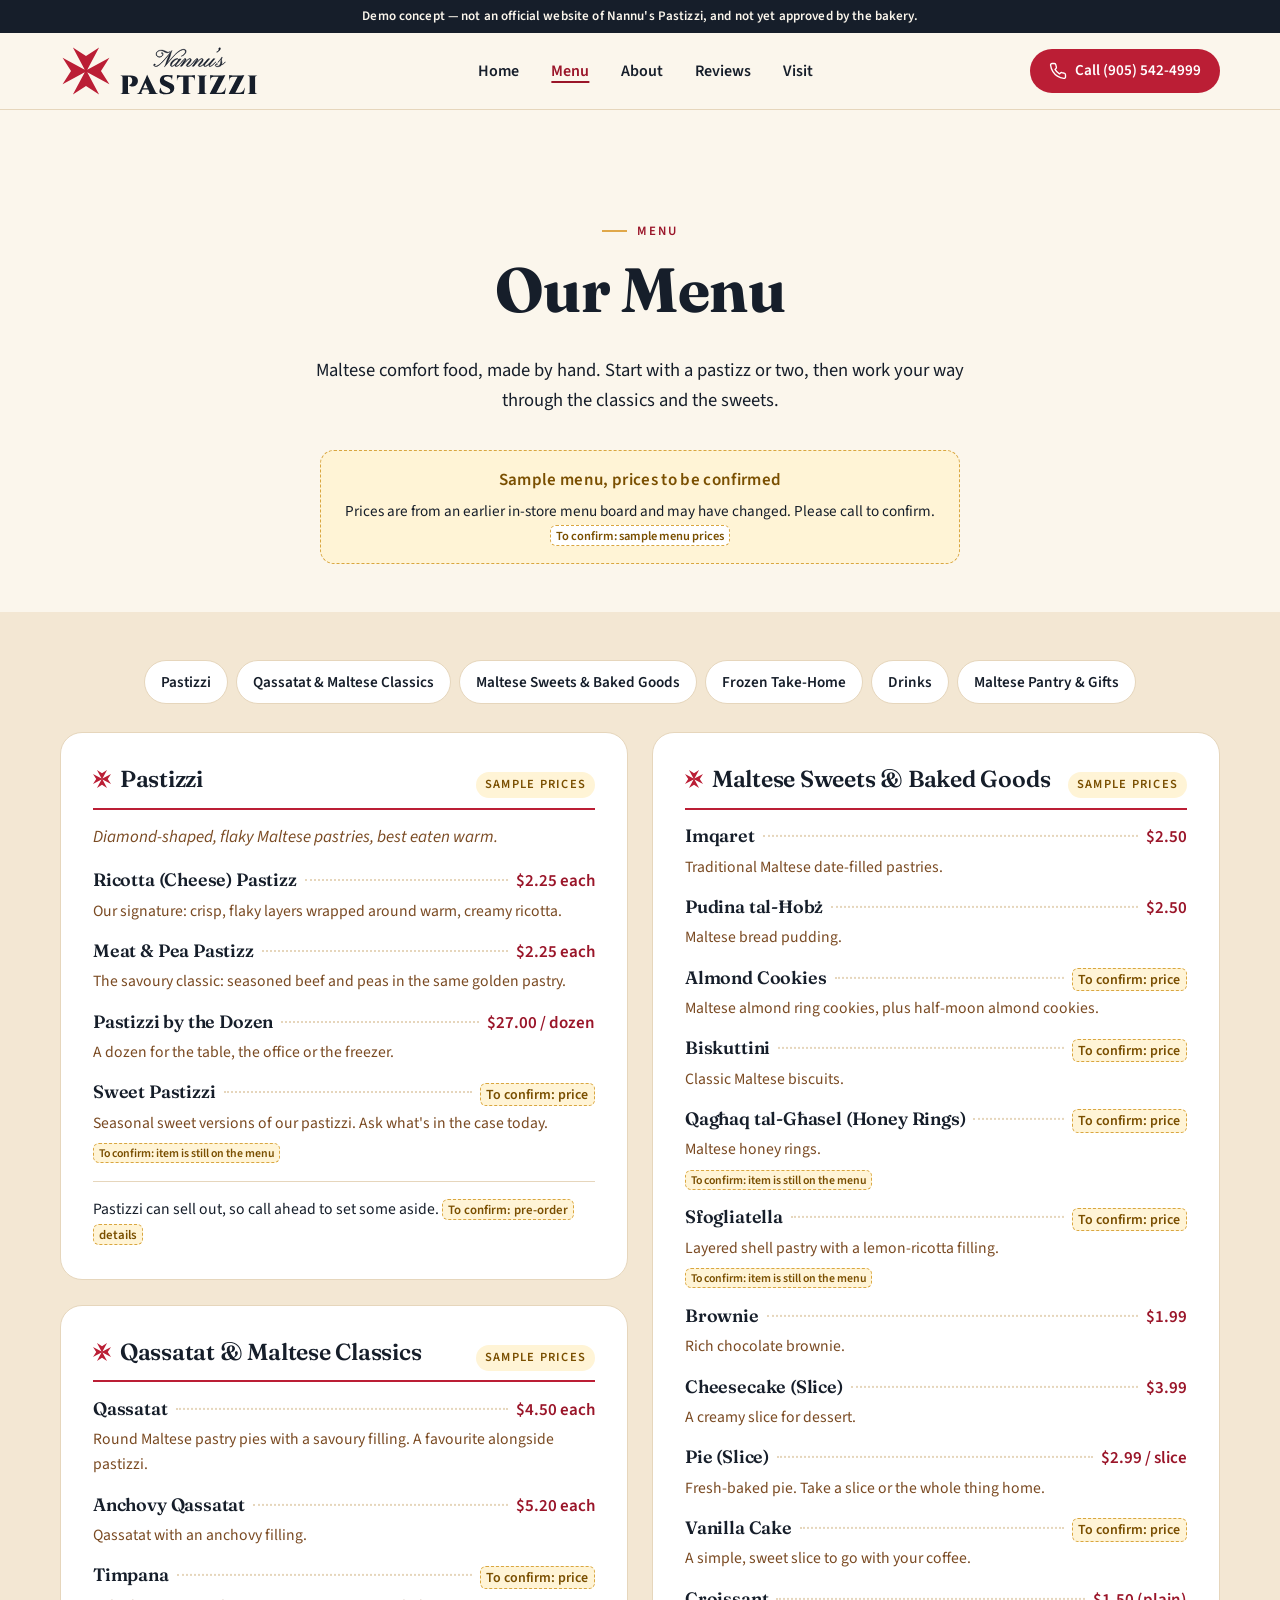
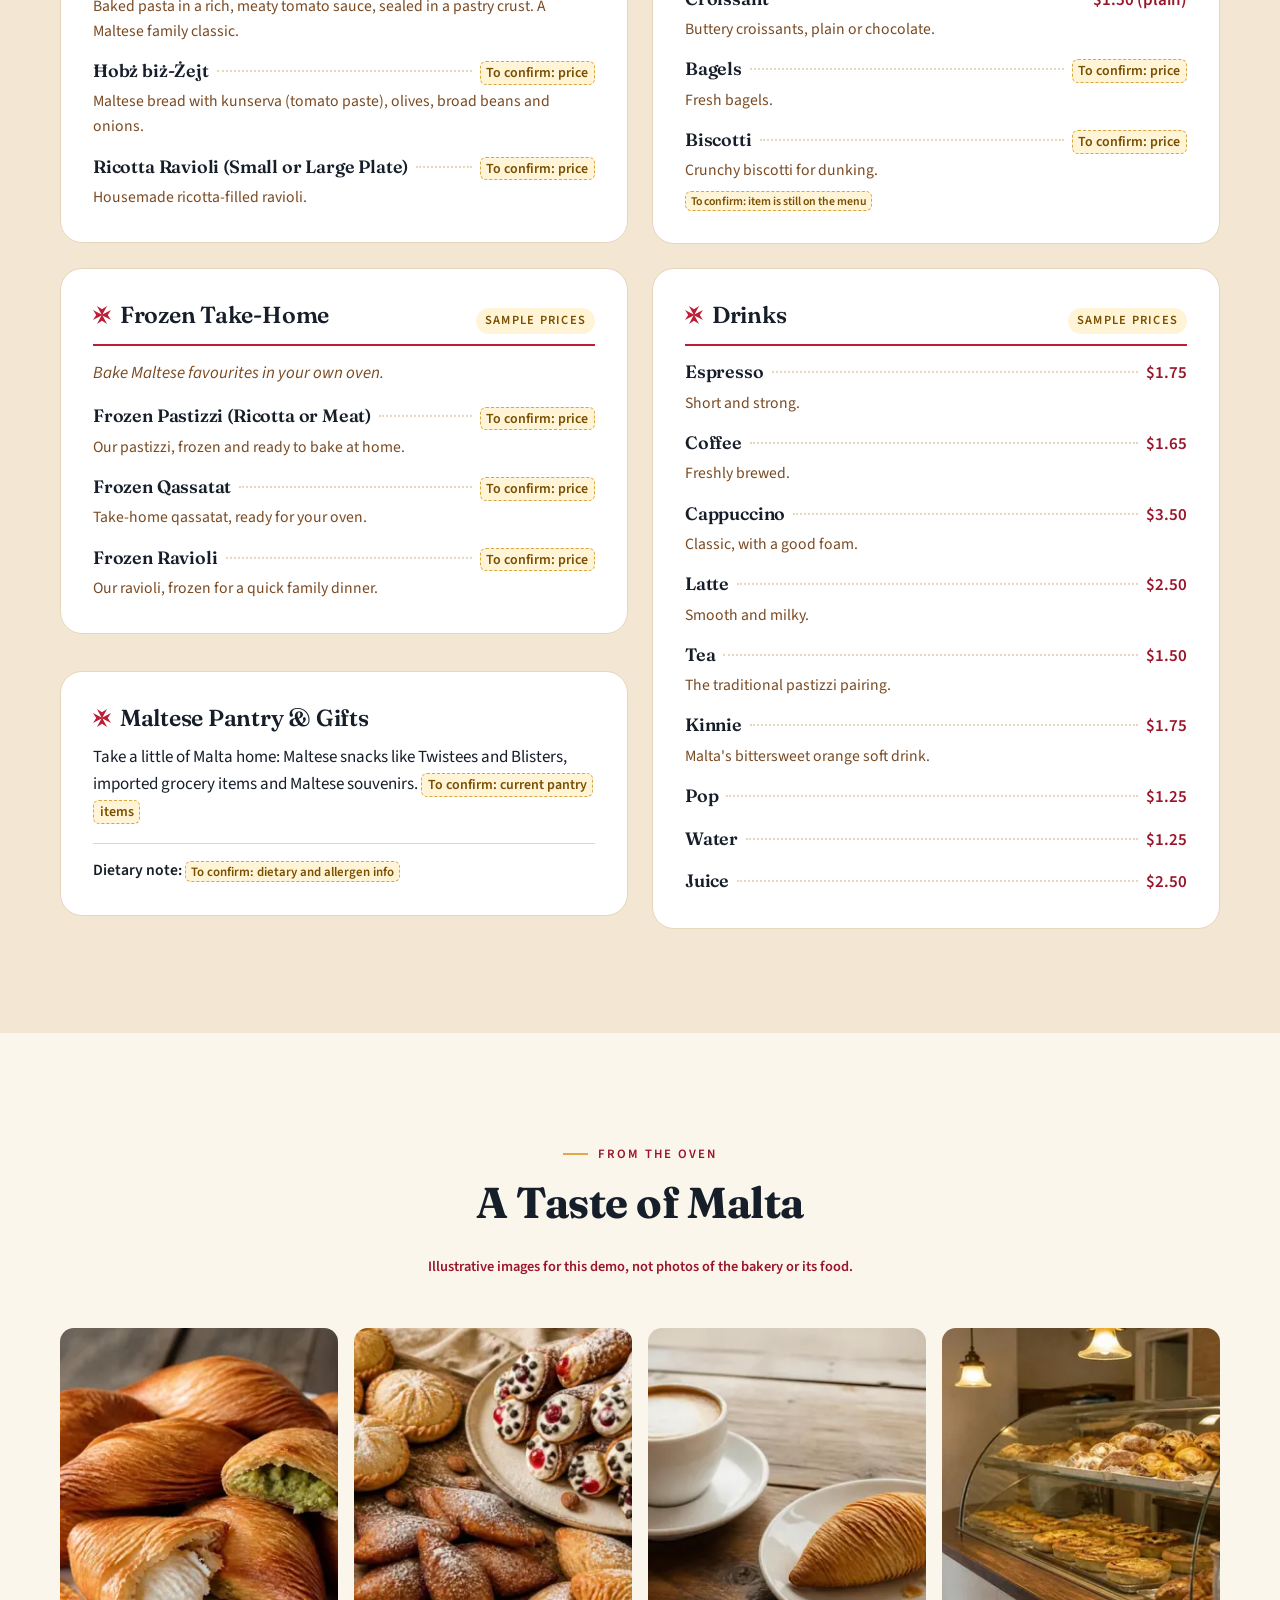
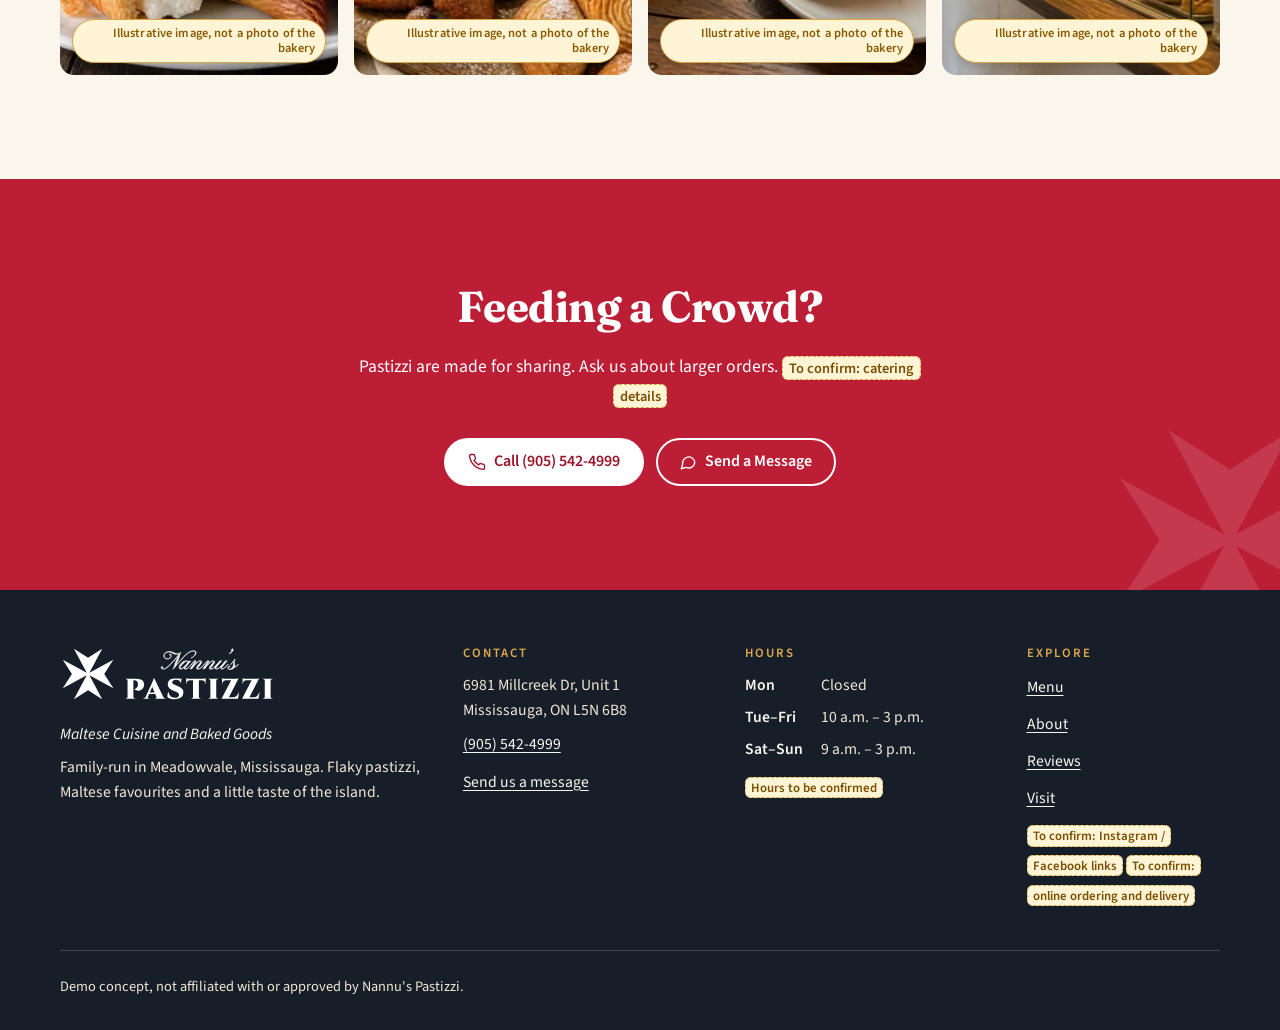
<file: menu.html>
<!doctype html>
<html lang="en-CA">
<head>
  <meta charset="utf-8">
  <meta name="viewport" content="width=device-width, initial-scale=1, viewport-fit=cover">
  <title>Menu | Pastizzi, Qassatat &amp; Maltese Eats | Nannu&#39;s Pastizzi (demo concept)</title>
  <meta name="description" content="Demo concept website for Nannu&#39;s Pastizzi, a Maltese bakery in Meadowvale, Mississauga — not the official site. Sample menu and prices.">
  <meta property="og:type" content="website">
  <meta property="og:site_name" content="Nannu&#39;s Pastizzi (demo concept)">
  <meta property="og:locale" content="en_CA">
  <meta property="og:title" content="Menu | Pastizzi, Qassatat &amp; Maltese Eats | Nannu&#39;s Pastizzi (demo concept)">
  <meta property="og:description" content="Demo concept website for Nannu&#39;s Pastizzi, a Maltese bakery in Meadowvale, Mississauga — not the official site. Sample menu and prices.">
  <meta property="og:url" content="https://mikelagumbay22.github.io/nannus-pastizzi-demo/menu.html">
  <meta property="og:image" content="https://mikelagumbay22.github.io/nannus-pastizzi-demo/img/og-image.jpg">
  <meta property="og:image:type" content="image/jpeg">
  <meta property="og:image:width" content="1200">
  <meta property="og:image:height" content="630">
  <meta property="og:image:alt" content="Demo concept, not the official site. Golden, flaky diamond-shaped pastizzi on a rustic wooden board (illustrative image, not a photo of the bakery)">
  <meta name="twitter:card" content="summary_large_image">
  <meta name="twitter:title" content="Menu | Pastizzi, Qassatat &amp; Maltese Eats | Nannu&#39;s Pastizzi (demo concept)">
  <meta name="twitter:description" content="Demo concept website for Nannu&#39;s Pastizzi, a Maltese bakery in Meadowvale, Mississauga — not the official site. Sample menu and prices.">
  <meta name="twitter:image" content="https://mikelagumbay22.github.io/nannus-pastizzi-demo/img/og-image.jpg">
  <meta name="twitter:image:alt" content="Demo concept, not the official site. Golden, flaky diamond-shaped pastizzi on a rustic wooden board (illustrative image, not a photo of the bakery)">
  <meta name="robots" content="noindex, nofollow">
  <meta name="theme-color" content="#FBF6EC">
  <link rel="preload" href="fonts/fraunces-normal-latin.woff2" as="font" type="font/woff2" crossorigin>
  <link rel="preload" href="fonts/sourcesans3-normal-latin.woff2" as="font" type="font/woff2" crossorigin>
  <link rel="stylesheet" href="css/site.css?v=67c6c4d5">
  <link rel="icon" href="img/favicon.ico" sizes="any">
  <link rel="icon" type="image/png" sizes="512x512" href="img/favicon-512.png">
  <link rel="apple-touch-icon" href="img/apple-touch-icon.png">
</head>
<body class="page-menu">
<aside class="demo-banner" aria-label="Demo notice">
  <p class="container">Demo concept — not an official website of Nannu&#39;s Pastizzi, and not yet approved by the bakery.</p>
</aside>
<a class="skip-link" href="#main">Skip to content</a>
<header class="site-header">
  <div class="container header-inner">
    <a class="brand" href="index.html">
      <img src="img/logo-compact.svg" alt="Nannu&#39;s Pastizzi" width="790" height="204">
    </a>

    <nav class="site-nav desktop-nav" aria-label="Main">
      <ul>
        <li><a href="index.html">Home</a></li>
        <li><a href="menu.html" aria-current="page">Menu</a></li>
        <li><a href="about.html">About</a></li>
        <li><a href="reviews.html">Reviews</a></li>
        <li><a href="visit.html">Visit</a></li>
      </ul>
    </nav>

    <div class="header-actions">
      <a class="btn btn--primary btn--sm header-cta" href="tel:+19055424999" aria-label="Call (905) 542-4999"><svg viewBox="0 0 24 24" fill="none" stroke="currentColor" stroke-width="1.8" stroke-linecap="round" stroke-linejoin="round" aria-hidden="true" focusable="false"><path d="M22 16.9v3a2 2 0 0 1-2.2 2 19.8 19.8 0 0 1-8.6-3.1 19.5 19.5 0 0 1-6-6A19.8 19.8 0 0 1 2.1 4.2 2 2 0 0 1 4.1 2h3a2 2 0 0 1 2 1.7c.1 1 .4 1.9.7 2.8a2 2 0 0 1-.5 2.1L8 9.9a16 16 0 0 0 6 6l1.3-1.3a2 2 0 0 1 2.1-.4c.9.3 1.8.6 2.8.7a2 2 0 0 1 1.7 2z"/></svg><span class="header-cta__short">Call</span><span class="header-cta__long">Call (905) 542-4999</span></a>
      <button type="button" class="menu-toggle" id="menu-toggle" aria-controls="mobile-nav" aria-expanded="false" data-label-closed="Pages" data-label-open="Close">
        <span class="menu-toggle__icon" aria-hidden="true"><svg viewBox="0 0 24 24" fill="none" stroke="currentColor" stroke-width="1.8" stroke-linecap="round" stroke-linejoin="round" aria-hidden="true" focusable="false"><path d="M4 7h16M4 12h16M4 17h16"/></svg></span>
        <span class="menu-toggle__label">Pages</span>
      </button>
    </div>
  </div>

  <div class="mobile-nav" id="mobile-nav" hidden>
    <nav aria-label="Mobile">
      <ul>
        <li><a href="index.html">Home</a></li>
        <li><a href="menu.html" aria-current="page">Menu</a></li>
        <li><a href="about.html">About</a></li>
        <li><a href="reviews.html">Reviews</a></li>
        <li><a href="visit.html">Visit</a></li>
        <li><a class="mobile-nav__cta" href="tel:+19055424999"><svg viewBox="0 0 24 24" fill="none" stroke="currentColor" stroke-width="1.8" stroke-linecap="round" stroke-linejoin="round" aria-hidden="true" focusable="false"><path d="M22 16.9v3a2 2 0 0 1-2.2 2 19.8 19.8 0 0 1-8.6-3.1 19.5 19.5 0 0 1-6-6A19.8 19.8 0 0 1 2.1 4.2 2 2 0 0 1 4.1 2h3a2 2 0 0 1 2 1.7c.1 1 .4 1.9.7 2.8a2 2 0 0 1-.5 2.1L8 9.9a16 16 0 0 0 6 6l1.3-1.3a2 2 0 0 1 2.1-.4c.9.3 1.8.6 2.8.7a2 2 0 0 1 1.7 2z"/></svg>Call (905) 542-4999</a></li>
      </ul>
    </nav>
  </div>
</header>
<main id="main">

<section class="page-hero section" aria-labelledby="menu-title">
  <div class="container section-head section-head--center">
    <p class="eyebrow">Menu</p>
    <h1 id="menu-title">Our Menu</h1>
    <p class="lead">Maltese comfort food, made by hand. Start with a pastizz or two, then work your way through the classics and the sweets.</p>
    <div class="sample-box" role="note" aria-label="About these prices">
      <p class="sample-box__title">Sample menu, prices to be confirmed</p>
      <p class="sample-box__text">Prices are from an earlier in-store menu board and may have changed. Please call to confirm. <mark class="ph-inline">To confirm: sample menu prices</mark></p>
    </div>
  </div>
</section>

<section class="section section--alt section--tight" aria-label="Menu">
  <div class="container">
    <nav class="menu-jump" aria-label="Menu sections">
      <ul><li><a href="#pastizzi">Pastizzi</a></li><li><a href="#classics">Qassatat &amp; Maltese Classics</a></li><li><a href="#sweets">Maltese Sweets &amp; Baked Goods</a></li><li><a href="#frozen">Frozen Take-Home</a></li><li><a href="#drinks">Drinks</a></li>
        <li><a href="#pantry">Maltese Pantry &amp; Gifts</a></li>
      </ul>
    </nav>
    <div class="menu-cols menu-cols--areas">
      <section class="menu-cat" id="pastizzi" aria-labelledby="pastizzi-title">
        <div class="menu-cat__head">
          <h2 id="pastizzi-title" class="h3"><svg class="cross menu-cat__cross" viewBox="0 0 184 184" aria-hidden="true" focusable="false"><path fill="currentColor" d="M40.48 0 L92 33.12 L143.52 0 L96.88 87.12 L184 40.48 L150.88 92 L184 143.52 L96.88 96.88 L143.52 184 L92 150.88 L40.48 184 L87.12 96.88 L0 143.52 L33.12 92 L0 40.48 L87.12 87.12 Z"/></svg>Pastizzi</h2>
          <span class="menu-cat__tag">Sample prices</span>
        </div><p class="menu-cat__intro">Diamond-shaped, flaky Maltese pastries, best eaten warm.</p>
        <ul class="menu-list">
          <li class="menu-item">
            <div class="menu-item__row">
              <h3 class="menu-item__name">Ricotta (Cheese) Pastizz</h3>
              <span class="menu-item__dots" aria-hidden="true"></span>
              <span class="menu-item__price">$2.25 each</span>
            </div><p class="menu-item__desc">Our signature: crisp, flaky layers wrapped around warm, creamy ricotta.</p>
          </li>
          <li class="menu-item">
            <div class="menu-item__row">
              <h3 class="menu-item__name">Meat &amp; Pea Pastizz</h3>
              <span class="menu-item__dots" aria-hidden="true"></span>
              <span class="menu-item__price">$2.25 each</span>
            </div><p class="menu-item__desc">The savoury classic: seasoned beef and peas in the same golden pastry.</p>
          </li>
          <li class="menu-item">
            <div class="menu-item__row">
              <h3 class="menu-item__name">Pastizzi by the Dozen</h3>
              <span class="menu-item__dots" aria-hidden="true"></span>
              <span class="menu-item__price">$27.00 / dozen</span>
            </div><p class="menu-item__desc">A dozen for the table, the office or the freezer.</p>
          </li>
          <li class="menu-item">
            <div class="menu-item__row">
              <h3 class="menu-item__name">Sweet Pastizzi</h3>
              <span class="menu-item__dots" aria-hidden="true"></span>
              <span class="menu-item__price"><mark class="ph-inline">To confirm: price</mark></span>
            </div><p class="menu-item__desc">Seasonal sweet versions of our pastizzi. Ask what&#39;s in the case today.</p><p class="menu-item__flag"><mark class="ph-inline">To confirm: item is still on the menu</mark></p>
          </li>
        </ul><p class="menu-cat__foot">Pastizzi can sell out, so call ahead to set some aside. <mark class="ph-inline">To confirm: pre-order details</mark></p>
      </section>
      <section class="menu-cat" id="classics" aria-labelledby="classics-title">
        <div class="menu-cat__head">
          <h2 id="classics-title" class="h3"><svg class="cross menu-cat__cross" viewBox="0 0 184 184" aria-hidden="true" focusable="false"><path fill="currentColor" d="M40.48 0 L92 33.12 L143.52 0 L96.88 87.12 L184 40.48 L150.88 92 L184 143.52 L96.88 96.88 L143.52 184 L92 150.88 L40.48 184 L87.12 96.88 L0 143.52 L33.12 92 L0 40.48 L87.12 87.12 Z"/></svg>Qassatat &amp; Maltese Classics</h2>
          <span class="menu-cat__tag">Sample prices</span>
        </div>
        <ul class="menu-list">
          <li class="menu-item">
            <div class="menu-item__row">
              <h3 class="menu-item__name">Qassatat</h3>
              <span class="menu-item__dots" aria-hidden="true"></span>
              <span class="menu-item__price">$4.50 each</span>
            </div><p class="menu-item__desc">Round Maltese pastry pies with a savoury filling. A favourite alongside pastizzi.</p>
          </li>
          <li class="menu-item">
            <div class="menu-item__row">
              <h3 class="menu-item__name">Anchovy Qassatat</h3>
              <span class="menu-item__dots" aria-hidden="true"></span>
              <span class="menu-item__price">$5.20 each</span>
            </div><p class="menu-item__desc">Qassatat with an anchovy filling.</p>
          </li>
          <li class="menu-item">
            <div class="menu-item__row">
              <h3 class="menu-item__name">Timpana</h3>
              <span class="menu-item__dots" aria-hidden="true"></span>
              <span class="menu-item__price"><mark class="ph-inline">To confirm: price</mark></span>
            </div><p class="menu-item__desc">Baked pasta in a rich, meaty tomato sauce, sealed in a pastry crust. A Maltese family classic.</p>
          </li>
          <li class="menu-item">
            <div class="menu-item__row">
              <h3 class="menu-item__name">Ħobż biż-Żejt</h3>
              <span class="menu-item__dots" aria-hidden="true"></span>
              <span class="menu-item__price"><mark class="ph-inline">To confirm: price</mark></span>
            </div><p class="menu-item__desc">Maltese bread with kunserva (tomato paste), olives, broad beans and onions.</p>
          </li>
          <li class="menu-item">
            <div class="menu-item__row">
              <h3 class="menu-item__name">Ricotta Ravioli (Small or Large Plate)</h3>
              <span class="menu-item__dots" aria-hidden="true"></span>
              <span class="menu-item__price"><mark class="ph-inline">To confirm: price</mark></span>
            </div><p class="menu-item__desc">Housemade ricotta-filled ravioli.</p>
          </li>
        </ul>
      </section>
      <section class="menu-cat" id="sweets" aria-labelledby="sweets-title">
        <div class="menu-cat__head">
          <h2 id="sweets-title" class="h3"><svg class="cross menu-cat__cross" viewBox="0 0 184 184" aria-hidden="true" focusable="false"><path fill="currentColor" d="M40.48 0 L92 33.12 L143.52 0 L96.88 87.12 L184 40.48 L150.88 92 L184 143.52 L96.88 96.88 L143.52 184 L92 150.88 L40.48 184 L87.12 96.88 L0 143.52 L33.12 92 L0 40.48 L87.12 87.12 Z"/></svg>Maltese Sweets &amp; Baked Goods</h2>
          <span class="menu-cat__tag">Sample prices</span>
        </div>
        <ul class="menu-list">
          <li class="menu-item">
            <div class="menu-item__row">
              <h3 class="menu-item__name">Imqaret</h3>
              <span class="menu-item__dots" aria-hidden="true"></span>
              <span class="menu-item__price">$2.50</span>
            </div><p class="menu-item__desc">Traditional Maltese date-filled pastries.</p>
          </li>
          <li class="menu-item">
            <div class="menu-item__row">
              <h3 class="menu-item__name">Pudina tal-Ħobż</h3>
              <span class="menu-item__dots" aria-hidden="true"></span>
              <span class="menu-item__price">$2.50</span>
            </div><p class="menu-item__desc">Maltese bread pudding.</p>
          </li>
          <li class="menu-item">
            <div class="menu-item__row">
              <h3 class="menu-item__name">Almond Cookies</h3>
              <span class="menu-item__dots" aria-hidden="true"></span>
              <span class="menu-item__price"><mark class="ph-inline">To confirm: price</mark></span>
            </div><p class="menu-item__desc">Maltese almond ring cookies, plus half-moon almond cookies.</p>
          </li>
          <li class="menu-item">
            <div class="menu-item__row">
              <h3 class="menu-item__name">Biskuttini</h3>
              <span class="menu-item__dots" aria-hidden="true"></span>
              <span class="menu-item__price"><mark class="ph-inline">To confirm: price</mark></span>
            </div><p class="menu-item__desc">Classic Maltese biscuits.</p>
          </li>
          <li class="menu-item">
            <div class="menu-item__row">
              <h3 class="menu-item__name">Qagħaq tal-Għasel (Honey Rings)</h3>
              <span class="menu-item__dots" aria-hidden="true"></span>
              <span class="menu-item__price"><mark class="ph-inline">To confirm: price</mark></span>
            </div><p class="menu-item__desc">Maltese honey rings.</p><p class="menu-item__flag"><mark class="ph-inline">To confirm: item is still on the menu</mark></p>
          </li>
          <li class="menu-item">
            <div class="menu-item__row">
              <h3 class="menu-item__name">Sfogliatella</h3>
              <span class="menu-item__dots" aria-hidden="true"></span>
              <span class="menu-item__price"><mark class="ph-inline">To confirm: price</mark></span>
            </div><p class="menu-item__desc">Layered shell pastry with a lemon-ricotta filling.</p><p class="menu-item__flag"><mark class="ph-inline">To confirm: item is still on the menu</mark></p>
          </li>
          <li class="menu-item">
            <div class="menu-item__row">
              <h3 class="menu-item__name">Brownie</h3>
              <span class="menu-item__dots" aria-hidden="true"></span>
              <span class="menu-item__price">$1.99</span>
            </div><p class="menu-item__desc">Rich chocolate brownie.</p>
          </li>
          <li class="menu-item">
            <div class="menu-item__row">
              <h3 class="menu-item__name">Cheesecake (Slice)</h3>
              <span class="menu-item__dots" aria-hidden="true"></span>
              <span class="menu-item__price">$3.99</span>
            </div><p class="menu-item__desc">A creamy slice for dessert.</p>
          </li>
          <li class="menu-item">
            <div class="menu-item__row">
              <h3 class="menu-item__name">Pie (Slice)</h3>
              <span class="menu-item__dots" aria-hidden="true"></span>
              <span class="menu-item__price">$2.99 / slice</span>
            </div><p class="menu-item__desc">Fresh-baked pie. Take a slice or the whole thing home.</p>
          </li>
          <li class="menu-item">
            <div class="menu-item__row">
              <h3 class="menu-item__name">Vanilla Cake</h3>
              <span class="menu-item__dots" aria-hidden="true"></span>
              <span class="menu-item__price"><mark class="ph-inline">To confirm: price</mark></span>
            </div><p class="menu-item__desc">A simple, sweet slice to go with your coffee.</p>
          </li>
          <li class="menu-item">
            <div class="menu-item__row">
              <h3 class="menu-item__name">Croissant</h3>
              <span class="menu-item__dots" aria-hidden="true"></span>
              <span class="menu-item__price">$1.50 (plain)</span>
            </div><p class="menu-item__desc">Buttery croissants, plain or chocolate.</p>
          </li>
          <li class="menu-item">
            <div class="menu-item__row">
              <h3 class="menu-item__name">Bagels</h3>
              <span class="menu-item__dots" aria-hidden="true"></span>
              <span class="menu-item__price"><mark class="ph-inline">To confirm: price</mark></span>
            </div><p class="menu-item__desc">Fresh bagels.</p>
          </li>
          <li class="menu-item">
            <div class="menu-item__row">
              <h3 class="menu-item__name">Biscotti</h3>
              <span class="menu-item__dots" aria-hidden="true"></span>
              <span class="menu-item__price"><mark class="ph-inline">To confirm: price</mark></span>
            </div><p class="menu-item__desc">Crunchy biscotti for dunking.</p><p class="menu-item__flag"><mark class="ph-inline">To confirm: item is still on the menu</mark></p>
          </li>
        </ul>
      </section>
      <section class="menu-cat" id="frozen" aria-labelledby="frozen-title">
        <div class="menu-cat__head">
          <h2 id="frozen-title" class="h3"><svg class="cross menu-cat__cross" viewBox="0 0 184 184" aria-hidden="true" focusable="false"><path fill="currentColor" d="M40.48 0 L92 33.12 L143.52 0 L96.88 87.12 L184 40.48 L150.88 92 L184 143.52 L96.88 96.88 L143.52 184 L92 150.88 L40.48 184 L87.12 96.88 L0 143.52 L33.12 92 L0 40.48 L87.12 87.12 Z"/></svg>Frozen Take-Home</h2>
          <span class="menu-cat__tag">Sample prices</span>
        </div><p class="menu-cat__intro">Bake Maltese favourites in your own oven.</p>
        <ul class="menu-list">
          <li class="menu-item">
            <div class="menu-item__row">
              <h3 class="menu-item__name">Frozen Pastizzi (Ricotta or Meat)</h3>
              <span class="menu-item__dots" aria-hidden="true"></span>
              <span class="menu-item__price"><mark class="ph-inline">To confirm: price</mark></span>
            </div><p class="menu-item__desc">Our pastizzi, frozen and ready to bake at home.</p>
          </li>
          <li class="menu-item">
            <div class="menu-item__row">
              <h3 class="menu-item__name">Frozen Qassatat</h3>
              <span class="menu-item__dots" aria-hidden="true"></span>
              <span class="menu-item__price"><mark class="ph-inline">To confirm: price</mark></span>
            </div><p class="menu-item__desc">Take-home qassatat, ready for your oven.</p>
          </li>
          <li class="menu-item">
            <div class="menu-item__row">
              <h3 class="menu-item__name">Frozen Ravioli</h3>
              <span class="menu-item__dots" aria-hidden="true"></span>
              <span class="menu-item__price"><mark class="ph-inline">To confirm: price</mark></span>
            </div><p class="menu-item__desc">Our ravioli, frozen for a quick family dinner.</p>
          </li>
        </ul>
      </section>
      <section class="menu-cat" id="drinks" aria-labelledby="drinks-title">
        <div class="menu-cat__head">
          <h2 id="drinks-title" class="h3"><svg class="cross menu-cat__cross" viewBox="0 0 184 184" aria-hidden="true" focusable="false"><path fill="currentColor" d="M40.48 0 L92 33.12 L143.52 0 L96.88 87.12 L184 40.48 L150.88 92 L184 143.52 L96.88 96.88 L143.52 184 L92 150.88 L40.48 184 L87.12 96.88 L0 143.52 L33.12 92 L0 40.48 L87.12 87.12 Z"/></svg>Drinks</h2>
          <span class="menu-cat__tag">Sample prices</span>
        </div>
        <ul class="menu-list">
          <li class="menu-item">
            <div class="menu-item__row">
              <h3 class="menu-item__name">Espresso</h3>
              <span class="menu-item__dots" aria-hidden="true"></span>
              <span class="menu-item__price">$1.75</span>
            </div><p class="menu-item__desc">Short and strong.</p>
          </li>
          <li class="menu-item">
            <div class="menu-item__row">
              <h3 class="menu-item__name">Coffee</h3>
              <span class="menu-item__dots" aria-hidden="true"></span>
              <span class="menu-item__price">$1.65</span>
            </div><p class="menu-item__desc">Freshly brewed.</p>
          </li>
          <li class="menu-item">
            <div class="menu-item__row">
              <h3 class="menu-item__name">Cappuccino</h3>
              <span class="menu-item__dots" aria-hidden="true"></span>
              <span class="menu-item__price">$3.50</span>
            </div><p class="menu-item__desc">Classic, with a good foam.</p>
          </li>
          <li class="menu-item">
            <div class="menu-item__row">
              <h3 class="menu-item__name">Latte</h3>
              <span class="menu-item__dots" aria-hidden="true"></span>
              <span class="menu-item__price">$2.50</span>
            </div><p class="menu-item__desc">Smooth and milky.</p>
          </li>
          <li class="menu-item">
            <div class="menu-item__row">
              <h3 class="menu-item__name">Tea</h3>
              <span class="menu-item__dots" aria-hidden="true"></span>
              <span class="menu-item__price">$1.50</span>
            </div><p class="menu-item__desc">The traditional pastizzi pairing.</p>
          </li>
          <li class="menu-item">
            <div class="menu-item__row">
              <h3 class="menu-item__name">Kinnie</h3>
              <span class="menu-item__dots" aria-hidden="true"></span>
              <span class="menu-item__price">$1.75</span>
            </div><p class="menu-item__desc">Malta&#39;s bittersweet orange soft drink.</p>
          </li>
          <li class="menu-item">
            <div class="menu-item__row">
              <h3 class="menu-item__name">Pop</h3>
              <span class="menu-item__dots" aria-hidden="true"></span>
              <span class="menu-item__price">$1.25</span>
            </div>
          </li>
          <li class="menu-item">
            <div class="menu-item__row">
              <h3 class="menu-item__name">Water</h3>
              <span class="menu-item__dots" aria-hidden="true"></span>
              <span class="menu-item__price">$1.25</span>
            </div>
          </li>
          <li class="menu-item">
            <div class="menu-item__row">
              <h3 class="menu-item__name">Juice</h3>
              <span class="menu-item__dots" aria-hidden="true"></span>
              <span class="menu-item__price">$2.50</span>
            </div>
          </li>
        </ul>
      </section>
      <section class="menu-cat menu-cat--pantry" id="pantry" aria-labelledby="pantry-title">
        <h2 id="pantry-title" class="h3"><svg class="cross menu-cat__cross" viewBox="0 0 184 184" aria-hidden="true" focusable="false"><path fill="currentColor" d="M40.48 0 L92 33.12 L143.52 0 L96.88 87.12 L184 40.48 L150.88 92 L184 143.52 L96.88 96.88 L143.52 184 L92 150.88 L40.48 184 L87.12 96.88 L0 143.52 L33.12 92 L0 40.48 L87.12 87.12 Z"/></svg>Maltese Pantry &amp; Gifts</h2>
        <p>Take a little of Malta home: Maltese snacks like Twistees and Blisters, imported grocery items and Maltese souvenirs. <mark class="ph-inline">To confirm: current pantry items</mark></p>
        <p class="menu-cat__foot"><strong>Dietary note:</strong> <mark class="ph-inline">To confirm: dietary and allergen info</mark></p>
      </section>
    </div>
  </div>
</section>
<section class="section" id="gallery" aria-labelledby="gallery-title">
  <div class="container">
    <div class="section-head section-head--center">
      <p class="eyebrow">From the Oven</p>
      <h2 id="gallery-title">A Taste of Malta</h2><p class="sample-note">Illustrative images for this demo, not photos of the bakery or its food.</p>
    </div>
    <ul class="gallery">
      <li><div class="media "><span class="ph-badge image-badge">Illustrative image, not a photo of the bakery</span>
  <img src="img/pastizzi-800.webp" srcset="img/pastizzi-480.webp 480w, img/pastizzi-800.webp 800w, img/pastizzi-1200.webp 1200w, img/pastizzi-1456.webp 1456w" sizes="(min-width: 1080px) 280px, (min-width: 640px) 46vw, 92vw" width="1456" height="1088" alt="A plate of flaky Maltese pastizzi, one broken open to show ricotta and another with mushy pea filling" loading="lazy" decoding="async">
</div></li>
      <li><div class="media "><span class="ph-badge image-badge">Illustrative image, not a photo of the bakery</span>
  <img src="img/pastries-800.webp" srcset="img/pastries-480.webp 480w, img/pastries-800.webp 800w, img/pastries-1200.webp 1200w" sizes="(min-width: 1080px) 280px, (min-width: 640px) 46vw, 92vw" width="1280" height="956" alt="Assorted Maltese pastries: qassatat, ricotta cannoli, date imqaret and pastizzi dusted with icing sugar" loading="lazy" decoding="async">
</div></li>
      <li><div class="media "><span class="ph-badge image-badge">Illustrative image, not a photo of the bakery</span>
  <img src="img/coffee-800.webp" srcset="img/coffee-480.webp 480w, img/coffee-800.webp 800w, img/coffee-1200.webp 1200w, img/coffee-1456.webp 1456w" sizes="(min-width: 1080px) 280px, (min-width: 640px) 46vw, 92vw" width="1456" height="1088" alt="A cappuccino beside a single flaky pastizz on a rustic wooden café table" loading="lazy" decoding="async">
</div></li>
      <li><div class="media "><span class="ph-badge image-badge">Illustrative image, not a photo of the bakery</span>
  <img src="img/counter-800.webp" srcset="img/counter-480.webp 480w, img/counter-800.webp 800w, img/counter-1200.webp 1200w, img/counter-1456.webp 1456w" sizes="(min-width: 1080px) 280px, (min-width: 640px) 46vw, 92vw" width="1456" height="1088" alt="A warm bakery counter with a glass display case of golden pastries and savoury pies" loading="lazy" decoding="async">
</div></li>
    </ul>
  </div>
</section>

<section class="section cta-band" aria-labelledby="menu-cta-title">
  <div class="container">
    <h2 id="menu-cta-title">Feeding a Crowd?</h2>
    <p>Pastizzi are made for sharing. Ask us about larger orders. <mark class="ph-inline">To confirm: catering details</mark></p>
    <div class="btn-row">
      <a class="btn btn--light" href="tel:+19055424999"><svg viewBox="0 0 24 24" fill="none" stroke="currentColor" stroke-width="1.8" stroke-linecap="round" stroke-linejoin="round" aria-hidden="true" focusable="false"><path d="M22 16.9v3a2 2 0 0 1-2.2 2 19.8 19.8 0 0 1-8.6-3.1 19.5 19.5 0 0 1-6-6A19.8 19.8 0 0 1 2.1 4.2 2 2 0 0 1 4.1 2h3a2 2 0 0 1 2 1.7c.1 1 .4 1.9.7 2.8a2 2 0 0 1-.5 2.1L8 9.9a16 16 0 0 0 6 6l1.3-1.3a2 2 0 0 1 2.1-.4c.9.3 1.8.6 2.8.7a2 2 0 0 1 1.7 2z"/></svg>Call (905) 542-4999</a>
      <a class="btn btn--outline-light" href="visit.html#message"><svg viewBox="0 0 24 24" fill="none" stroke="currentColor" stroke-width="1.8" stroke-linecap="round" stroke-linejoin="round" aria-hidden="true" focusable="false"><path d="M21 12a8 8 0 0 1-11.6 7.1L3 21l1.9-6.1A8 8 0 1 1 21 12z"/></svg>Send a Message</a>
    </div>
  </div>
</section>

</main>
<footer class="site-footer">
  <div class="container">
    <div class="footer-grid">
      <div class="footer-brand">
        <a class="brand" href="index.html"><img src="img/logo-compact-reversed.svg" alt="Nannu&#39;s Pastizzi" width="790" height="204" loading="eager" decoding="async">
        </a><p class="footer-tagline">Maltese Cuisine and Baked Goods</p>
        <p>Family-run in Meadowvale, Mississauga. Flaky pastizzi, Maltese favourites and a little taste of the island.</p>
      </div>
      <div>
        <h2>Contact</h2>
        <ul>
          <li>6981 Millcreek Dr, Unit 1<br>Mississauga, ON L5N 6B8</li>
          <li><a href="tel:+19055424999">(905) 542-4999</a></li>
          <li><a href="visit.html#message">Send us a message</a></li>
        </ul>
      </div>
      <div>
        <h2>Hours</h2>
        <ul>
          <li><span class="footer-day">Mon</span> Closed</li>
          <li><span class="footer-day">Tue–Fri</span> 10 a.m. – 3 p.m.</li>
          <li><span class="footer-day">Sat–Sun</span> 9 a.m. – 3 p.m.</li>
        </ul><p class="footer-note"><mark class="ph-inline">Hours to be confirmed</mark></p>
      </div>
      <div>
        <h2>Explore</h2>
        <ul>
          <li><a href="menu.html">Menu</a></li>
          <li><a href="about.html">About</a></li>
          <li><a href="reviews.html">Reviews</a></li>
          <li><a href="visit.html">Visit</a></li><li class="footer-ph"><mark class="ph-inline">To confirm: Instagram / Facebook links</mark> <mark class="ph-inline">To confirm: online ordering and delivery</mark></li>
        </ul>
      </div>
    </div>
    <div class="footer-bottom">
      <span>Demo concept, not affiliated with or approved by Nannu&#39;s Pastizzi.</span>
    </div>
  </div>
</footer>

<nav class="mobile-callbar" aria-label="Quick actions">
  <a class="btn btn--primary" href="tel:+19055424999" aria-label="Call (905) 542-4999"><svg viewBox="0 0 24 24" fill="none" stroke="currentColor" stroke-width="1.8" stroke-linecap="round" stroke-linejoin="round" aria-hidden="true" focusable="false"><path d="M22 16.9v3a2 2 0 0 1-2.2 2 19.8 19.8 0 0 1-8.6-3.1 19.5 19.5 0 0 1-6-6A19.8 19.8 0 0 1 2.1 4.2 2 2 0 0 1 4.1 2h3a2 2 0 0 1 2 1.7c.1 1 .4 1.9.7 2.8a2 2 0 0 1-.5 2.1L8 9.9a16 16 0 0 0 6 6l1.3-1.3a2 2 0 0 1 2.1-.4c.9.3 1.8.6 2.8.7a2 2 0 0 1 1.7 2z"/></svg>Call</a>
  <a class="btn btn--ghost" href="https://www.google.com/maps/search/?api=1&amp;query=Nannu%27s+Pastizzi%2C+6981+Millcreek+Dr%2C+Unit+1%2C+Mississauga%2C+ON+L5N+6B8&amp;query_place_id=ChIJreo7OGBqK4gRqdLR0AU75BI" target="_blank" rel="noopener"><svg viewBox="0 0 24 24" fill="none" stroke="currentColor" stroke-width="1.8" stroke-linecap="round" stroke-linejoin="round" aria-hidden="true" focusable="false"><path d="M20 10c0 6-8 12-8 12S4 16 4 10a8 8 0 0 1 16 0z"/><circle cx="12" cy="10" r="3"/></svg>Directions<span class="visually-hidden"> (opens Google Maps in a new tab)</span></a>
  <a class="btn btn--ghost" href="menu.html"><svg viewBox="0 0 24 24" fill="none" stroke="currentColor" stroke-width="1.8" stroke-linecap="round" stroke-linejoin="round" aria-hidden="true" focusable="false"><path d="M4 4.5A1.5 1.5 0 0 1 5.5 3H19v15H5.5A1.5 1.5 0 0 0 4 19.5z"/><path d="M4 19.5A1.5 1.5 0 0 0 5.5 21H19v-3M8 7h7M8 10.5h5"/></svg>Menu</a>
</nav>
<script src="js/site.js?v=67c6c4d5" defer></script>
</body>
</html>
</file>
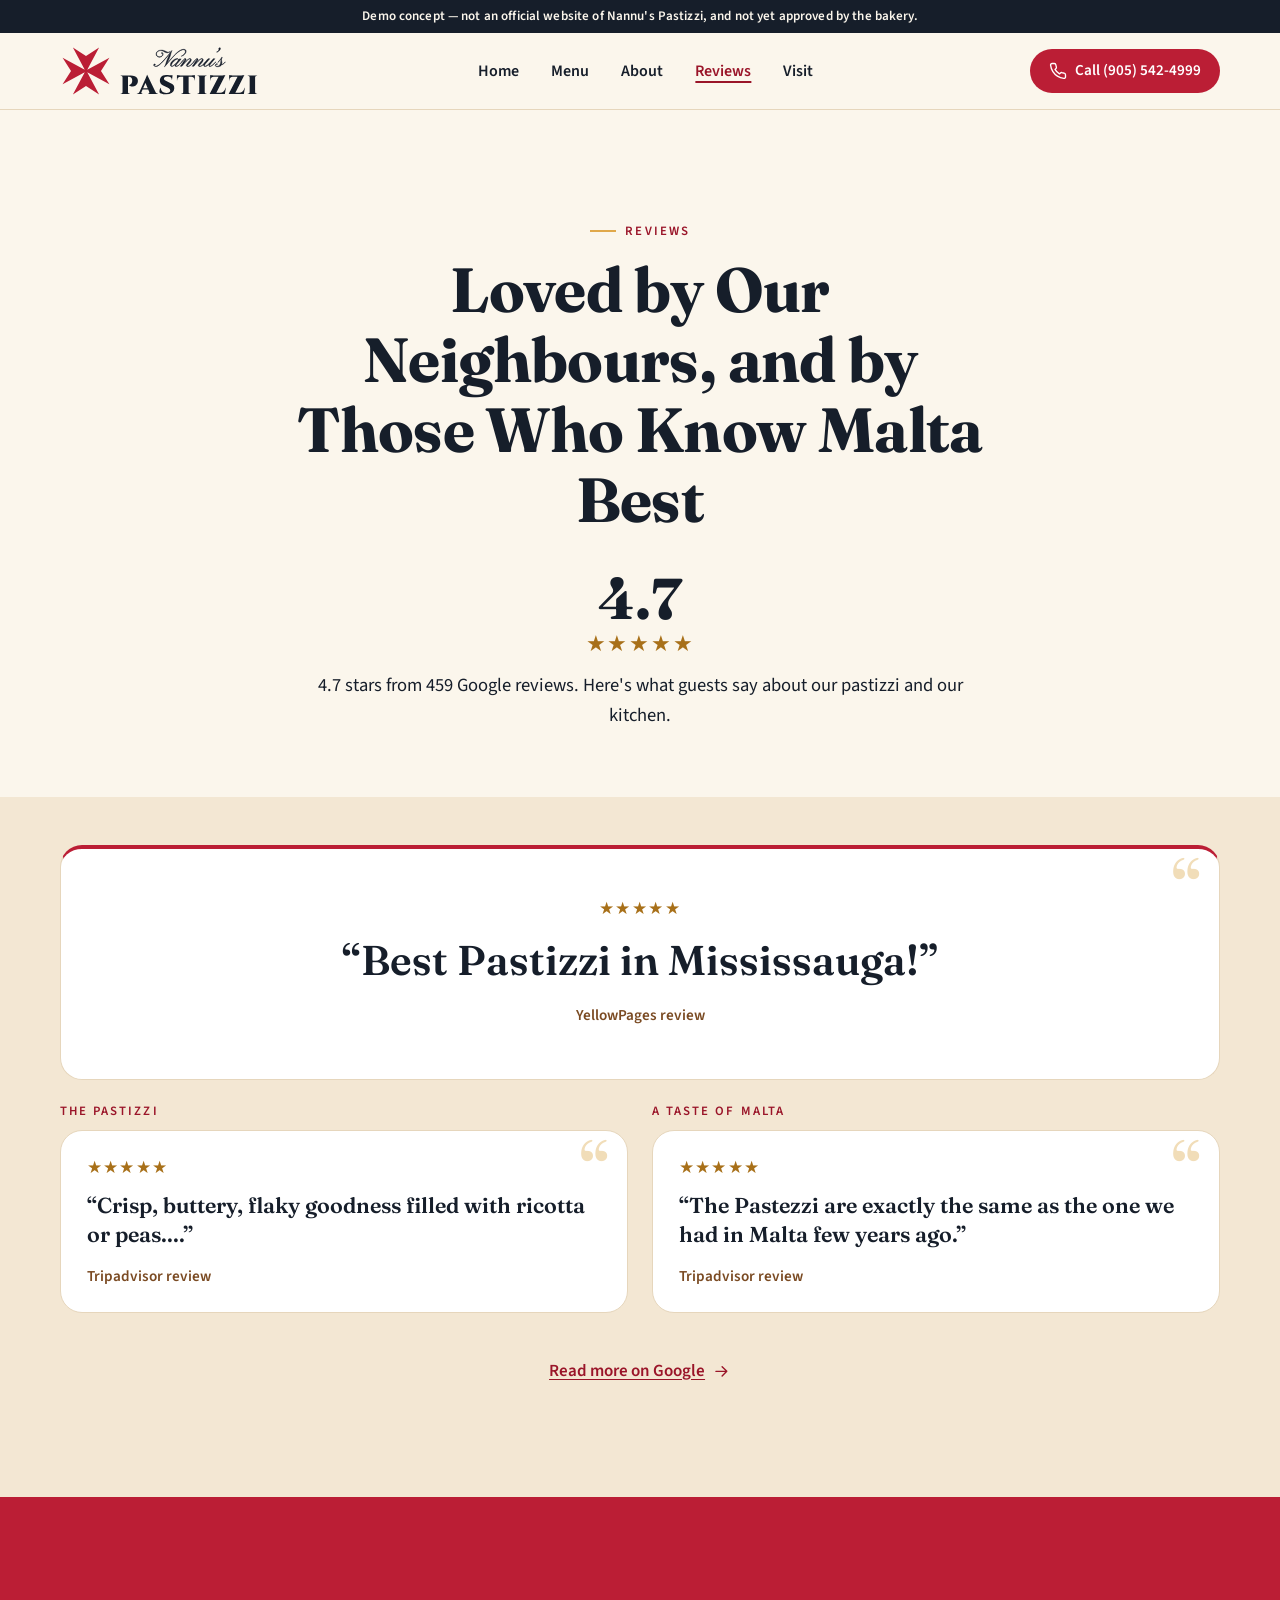
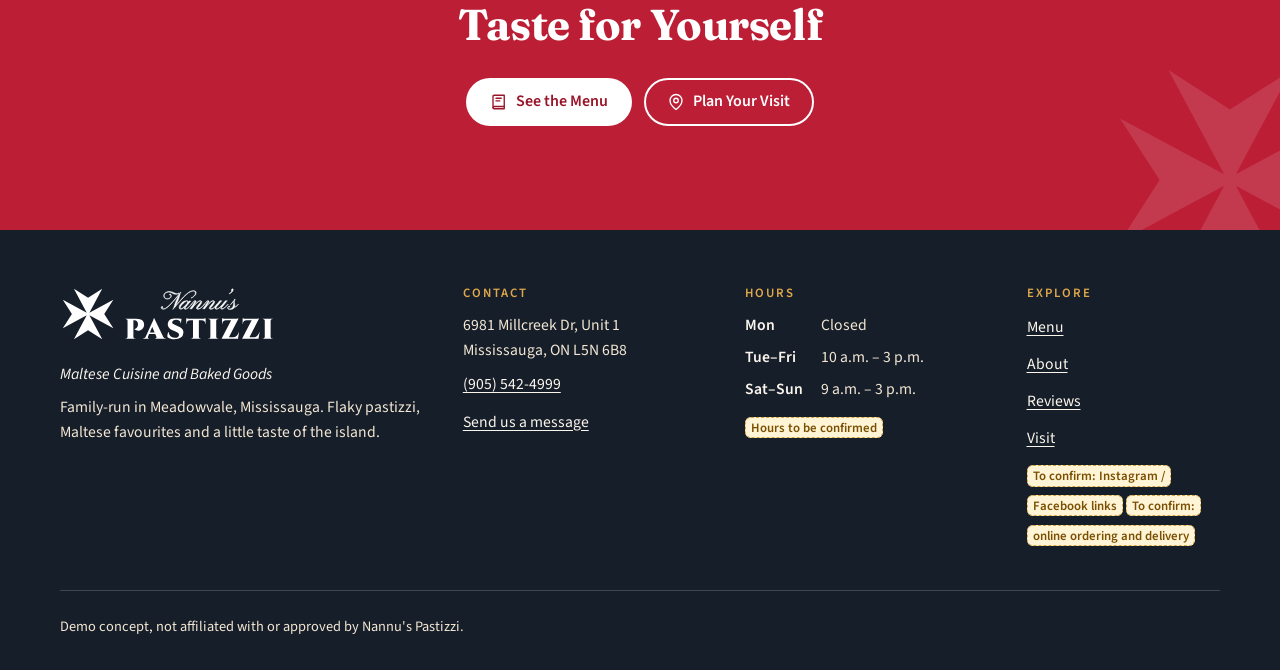
<file: reviews.html>
<!doctype html>
<html lang="en-CA">
<head>
  <meta charset="utf-8">
  <meta name="viewport" content="width=device-width, initial-scale=1, viewport-fit=cover">
  <title>Reviews | Nannu&#39;s Pastizzi, Maltese Bakery in Mississauga (demo concept)</title>
  <meta name="description" content="Demo concept website for Nannu&#39;s Pastizzi, a Maltese bakery in Meadowvale, Mississauga — not the official site. What guests say about the pastizzi.">
  <meta property="og:type" content="website">
  <meta property="og:site_name" content="Nannu&#39;s Pastizzi (demo concept)">
  <meta property="og:locale" content="en_CA">
  <meta property="og:title" content="Reviews | Nannu&#39;s Pastizzi, Maltese Bakery in Mississauga (demo concept)">
  <meta property="og:description" content="Demo concept website for Nannu&#39;s Pastizzi, a Maltese bakery in Meadowvale, Mississauga — not the official site. What guests say about the pastizzi.">
  <meta property="og:url" content="https://mikelagumbay22.github.io/nannus-pastizzi-demo/reviews.html">
  <meta property="og:image" content="https://mikelagumbay22.github.io/nannus-pastizzi-demo/img/og-image.jpg">
  <meta property="og:image:type" content="image/jpeg">
  <meta property="og:image:width" content="1200">
  <meta property="og:image:height" content="630">
  <meta property="og:image:alt" content="Demo concept, not the official site. Golden, flaky diamond-shaped pastizzi on a rustic wooden board (illustrative image, not a photo of the bakery)">
  <meta name="twitter:card" content="summary_large_image">
  <meta name="twitter:title" content="Reviews | Nannu&#39;s Pastizzi, Maltese Bakery in Mississauga (demo concept)">
  <meta name="twitter:description" content="Demo concept website for Nannu&#39;s Pastizzi, a Maltese bakery in Meadowvale, Mississauga — not the official site. What guests say about the pastizzi.">
  <meta name="twitter:image" content="https://mikelagumbay22.github.io/nannus-pastizzi-demo/img/og-image.jpg">
  <meta name="twitter:image:alt" content="Demo concept, not the official site. Golden, flaky diamond-shaped pastizzi on a rustic wooden board (illustrative image, not a photo of the bakery)">
  <meta name="robots" content="noindex, nofollow">
  <meta name="theme-color" content="#FBF6EC">
  <link rel="preload" href="fonts/fraunces-normal-latin.woff2" as="font" type="font/woff2" crossorigin>
  <link rel="preload" href="fonts/sourcesans3-normal-latin.woff2" as="font" type="font/woff2" crossorigin>
  <link rel="stylesheet" href="css/site.css?v=67c6c4d5">
  <link rel="icon" href="img/favicon.ico" sizes="any">
  <link rel="icon" type="image/png" sizes="512x512" href="img/favicon-512.png">
  <link rel="apple-touch-icon" href="img/apple-touch-icon.png">
</head>
<body class="page-reviews">
<aside class="demo-banner" aria-label="Demo notice">
  <p class="container">Demo concept — not an official website of Nannu&#39;s Pastizzi, and not yet approved by the bakery.</p>
</aside>
<a class="skip-link" href="#main">Skip to content</a>
<header class="site-header">
  <div class="container header-inner">
    <a class="brand" href="index.html">
      <img src="img/logo-compact.svg" alt="Nannu&#39;s Pastizzi" width="790" height="204">
    </a>

    <nav class="site-nav desktop-nav" aria-label="Main">
      <ul>
        <li><a href="index.html">Home</a></li>
        <li><a href="menu.html">Menu</a></li>
        <li><a href="about.html">About</a></li>
        <li><a href="reviews.html" aria-current="page">Reviews</a></li>
        <li><a href="visit.html">Visit</a></li>
      </ul>
    </nav>

    <div class="header-actions">
      <a class="btn btn--primary btn--sm header-cta" href="tel:+19055424999" aria-label="Call (905) 542-4999"><svg viewBox="0 0 24 24" fill="none" stroke="currentColor" stroke-width="1.8" stroke-linecap="round" stroke-linejoin="round" aria-hidden="true" focusable="false"><path d="M22 16.9v3a2 2 0 0 1-2.2 2 19.8 19.8 0 0 1-8.6-3.1 19.5 19.5 0 0 1-6-6A19.8 19.8 0 0 1 2.1 4.2 2 2 0 0 1 4.1 2h3a2 2 0 0 1 2 1.7c.1 1 .4 1.9.7 2.8a2 2 0 0 1-.5 2.1L8 9.9a16 16 0 0 0 6 6l1.3-1.3a2 2 0 0 1 2.1-.4c.9.3 1.8.6 2.8.7a2 2 0 0 1 1.7 2z"/></svg><span class="header-cta__short">Call</span><span class="header-cta__long">Call (905) 542-4999</span></a>
      <button type="button" class="menu-toggle" id="menu-toggle" aria-controls="mobile-nav" aria-expanded="false" data-label-closed="Pages" data-label-open="Close">
        <span class="menu-toggle__icon" aria-hidden="true"><svg viewBox="0 0 24 24" fill="none" stroke="currentColor" stroke-width="1.8" stroke-linecap="round" stroke-linejoin="round" aria-hidden="true" focusable="false"><path d="M4 7h16M4 12h16M4 17h16"/></svg></span>
        <span class="menu-toggle__label">Pages</span>
      </button>
    </div>
  </div>

  <div class="mobile-nav" id="mobile-nav" hidden>
    <nav aria-label="Mobile">
      <ul>
        <li><a href="index.html">Home</a></li>
        <li><a href="menu.html">Menu</a></li>
        <li><a href="about.html">About</a></li>
        <li><a href="reviews.html" aria-current="page">Reviews</a></li>
        <li><a href="visit.html">Visit</a></li>
        <li><a class="mobile-nav__cta" href="tel:+19055424999"><svg viewBox="0 0 24 24" fill="none" stroke="currentColor" stroke-width="1.8" stroke-linecap="round" stroke-linejoin="round" aria-hidden="true" focusable="false"><path d="M22 16.9v3a2 2 0 0 1-2.2 2 19.8 19.8 0 0 1-8.6-3.1 19.5 19.5 0 0 1-6-6A19.8 19.8 0 0 1 2.1 4.2 2 2 0 0 1 4.1 2h3a2 2 0 0 1 2 1.7c.1 1 .4 1.9.7 2.8a2 2 0 0 1-.5 2.1L8 9.9a16 16 0 0 0 6 6l1.3-1.3a2 2 0 0 1 2.1-.4c.9.3 1.8.6 2.8.7a2 2 0 0 1 1.7 2z"/></svg>Call (905) 542-4999</a></li>
      </ul>
    </nav>
  </div>
</header>
<main id="main">

<section class="page-hero section" aria-labelledby="reviews-title">
  <div class="container section-head section-head--center">
    <p class="eyebrow">Reviews</p>
    <h1 id="reviews-title">Loved by Our Neighbours, and by Those Who Know Malta Best</h1>
    <div class="rating-summary">
      <span class="rating-summary__score" aria-hidden="true">4.7</span>
      <span class="stars" role="img" aria-label="4.7 out of 5 stars">★★★★★</span>
    </div>
    <p class="lead">4.7 stars from 459 Google reviews. Here&#39;s what guests say about our pastizzi and our kitchen.</p>
  </div>
</section>

<section class="section section--alt section--tight" aria-label="Guest reviews">
  <div class="container">
    <figure class="quote quote--featured"><span class="stars" role="img" aria-label="5 out of 5 stars">★★★★★</span>
  <blockquote><p>“Best Pastizzi in Mississauga!”</p></blockquote>
  <figcaption>YellowPages review</figcaption>
</figure>
    <div class="quote-groups">
      <section class="quote-group" aria-labelledby="qg1">
        <h2 class="quote-group__title" id="qg1">The Pastizzi</h2>
        <ul class="quotes quotes--stack"><li><figure class="quote "><span class="stars" role="img" aria-label="5 out of 5 stars">★★★★★</span>
  <blockquote><p>“Crisp, buttery, flaky goodness filled with ricotta or peas....”</p></blockquote>
  <figcaption>Tripadvisor review</figcaption>
</figure></li>
        </ul>
      </section>
      <section class="quote-group" aria-labelledby="qg2">
        <h2 class="quote-group__title" id="qg2">A Taste of Malta</h2>
        <ul class="quotes quotes--stack"><li><figure class="quote "><span class="stars" role="img" aria-label="5 out of 5 stars">★★★★★</span>
  <blockquote><p>“The Pastezzi are exactly the same as the one we had in Malta few years ago.”</p></blockquote>
  <figcaption>Tripadvisor review</figcaption>
</figure></li>
        </ul>
      </section>
    </div>
    <p class="center-link"><a href="https://www.google.com/maps/search/?api=1&amp;query=Nannu%27s%20Pastizzi&amp;query_place_id=ChIJreo7OGBqK4gRqdLR0AU75BI" target="_blank" rel="noopener">Read more on Google<svg viewBox="0 0 24 24" fill="none" stroke="currentColor" stroke-width="1.8" stroke-linecap="round" stroke-linejoin="round" aria-hidden="true" focusable="false"><path d="M5 12h14M13 6l6 6-6 6"/></svg><span class="visually-hidden"> (opens Google Maps in a new tab)</span></a></p>
  </div>
</section>

<section class="section cta-band" aria-labelledby="rev-cta">
  <div class="container">
    <h2 id="rev-cta">Taste for Yourself</h2>
    <div class="btn-row">
      <a class="btn btn--light" href="menu.html"><svg viewBox="0 0 24 24" fill="none" stroke="currentColor" stroke-width="1.8" stroke-linecap="round" stroke-linejoin="round" aria-hidden="true" focusable="false"><path d="M4 4.5A1.5 1.5 0 0 1 5.5 3H19v15H5.5A1.5 1.5 0 0 0 4 19.5z"/><path d="M4 19.5A1.5 1.5 0 0 0 5.5 21H19v-3M8 7h7M8 10.5h5"/></svg>See the Menu</a>
      <a class="btn btn--outline-light" href="visit.html"><svg viewBox="0 0 24 24" fill="none" stroke="currentColor" stroke-width="1.8" stroke-linecap="round" stroke-linejoin="round" aria-hidden="true" focusable="false"><path d="M20 10c0 6-8 12-8 12S4 16 4 10a8 8 0 0 1 16 0z"/><circle cx="12" cy="10" r="3"/></svg>Plan Your Visit</a>
    </div>
  </div>
</section>

</main>
<footer class="site-footer">
  <div class="container">
    <div class="footer-grid">
      <div class="footer-brand">
        <a class="brand" href="index.html"><img src="img/logo-compact-reversed.svg" alt="Nannu&#39;s Pastizzi" width="790" height="204" loading="eager" decoding="async">
        </a><p class="footer-tagline">Maltese Cuisine and Baked Goods</p>
        <p>Family-run in Meadowvale, Mississauga. Flaky pastizzi, Maltese favourites and a little taste of the island.</p>
      </div>
      <div>
        <h2>Contact</h2>
        <ul>
          <li>6981 Millcreek Dr, Unit 1<br>Mississauga, ON L5N 6B8</li>
          <li><a href="tel:+19055424999">(905) 542-4999</a></li>
          <li><a href="visit.html#message">Send us a message</a></li>
        </ul>
      </div>
      <div>
        <h2>Hours</h2>
        <ul>
          <li><span class="footer-day">Mon</span> Closed</li>
          <li><span class="footer-day">Tue–Fri</span> 10 a.m. – 3 p.m.</li>
          <li><span class="footer-day">Sat–Sun</span> 9 a.m. – 3 p.m.</li>
        </ul><p class="footer-note"><mark class="ph-inline">Hours to be confirmed</mark></p>
      </div>
      <div>
        <h2>Explore</h2>
        <ul>
          <li><a href="menu.html">Menu</a></li>
          <li><a href="about.html">About</a></li>
          <li><a href="reviews.html">Reviews</a></li>
          <li><a href="visit.html">Visit</a></li><li class="footer-ph"><mark class="ph-inline">To confirm: Instagram / Facebook links</mark> <mark class="ph-inline">To confirm: online ordering and delivery</mark></li>
        </ul>
      </div>
    </div>
    <div class="footer-bottom">
      <span>Demo concept, not affiliated with or approved by Nannu&#39;s Pastizzi.</span>
    </div>
  </div>
</footer>

<nav class="mobile-callbar" aria-label="Quick actions">
  <a class="btn btn--primary" href="tel:+19055424999" aria-label="Call (905) 542-4999"><svg viewBox="0 0 24 24" fill="none" stroke="currentColor" stroke-width="1.8" stroke-linecap="round" stroke-linejoin="round" aria-hidden="true" focusable="false"><path d="M22 16.9v3a2 2 0 0 1-2.2 2 19.8 19.8 0 0 1-8.6-3.1 19.5 19.5 0 0 1-6-6A19.8 19.8 0 0 1 2.1 4.2 2 2 0 0 1 4.1 2h3a2 2 0 0 1 2 1.7c.1 1 .4 1.9.7 2.8a2 2 0 0 1-.5 2.1L8 9.9a16 16 0 0 0 6 6l1.3-1.3a2 2 0 0 1 2.1-.4c.9.3 1.8.6 2.8.7a2 2 0 0 1 1.7 2z"/></svg>Call</a>
  <a class="btn btn--ghost" href="https://www.google.com/maps/search/?api=1&amp;query=Nannu%27s+Pastizzi%2C+6981+Millcreek+Dr%2C+Unit+1%2C+Mississauga%2C+ON+L5N+6B8&amp;query_place_id=ChIJreo7OGBqK4gRqdLR0AU75BI" target="_blank" rel="noopener"><svg viewBox="0 0 24 24" fill="none" stroke="currentColor" stroke-width="1.8" stroke-linecap="round" stroke-linejoin="round" aria-hidden="true" focusable="false"><path d="M20 10c0 6-8 12-8 12S4 16 4 10a8 8 0 0 1 16 0z"/><circle cx="12" cy="10" r="3"/></svg>Directions<span class="visually-hidden"> (opens Google Maps in a new tab)</span></a>
  <a class="btn btn--ghost" href="menu.html"><svg viewBox="0 0 24 24" fill="none" stroke="currentColor" stroke-width="1.8" stroke-linecap="round" stroke-linejoin="round" aria-hidden="true" focusable="false"><path d="M4 4.5A1.5 1.5 0 0 1 5.5 3H19v15H5.5A1.5 1.5 0 0 0 4 19.5z"/><path d="M4 19.5A1.5 1.5 0 0 0 5.5 21H19v-3M8 7h7M8 10.5h5"/></svg>Menu</a>
</nav>
<script src="js/site.js?v=67c6c4d5" defer></script>
</body>
</html>
</file>
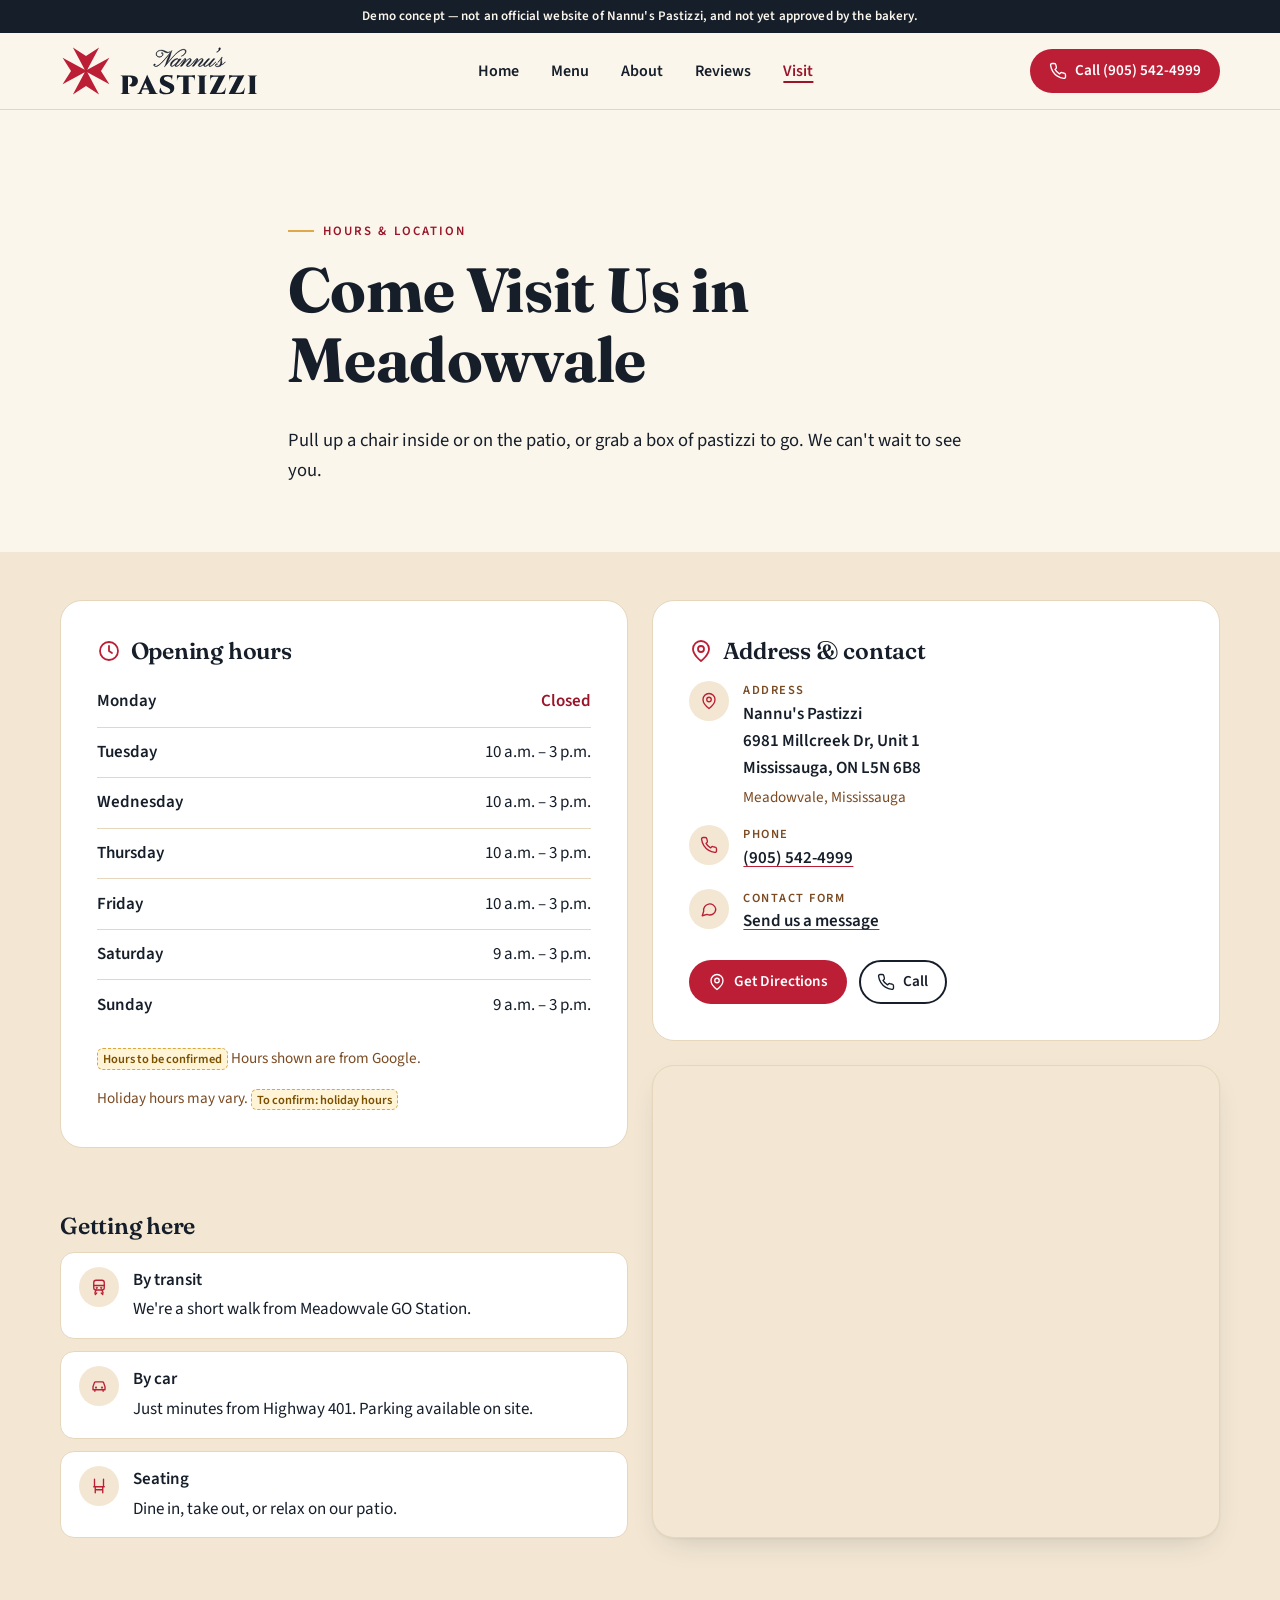
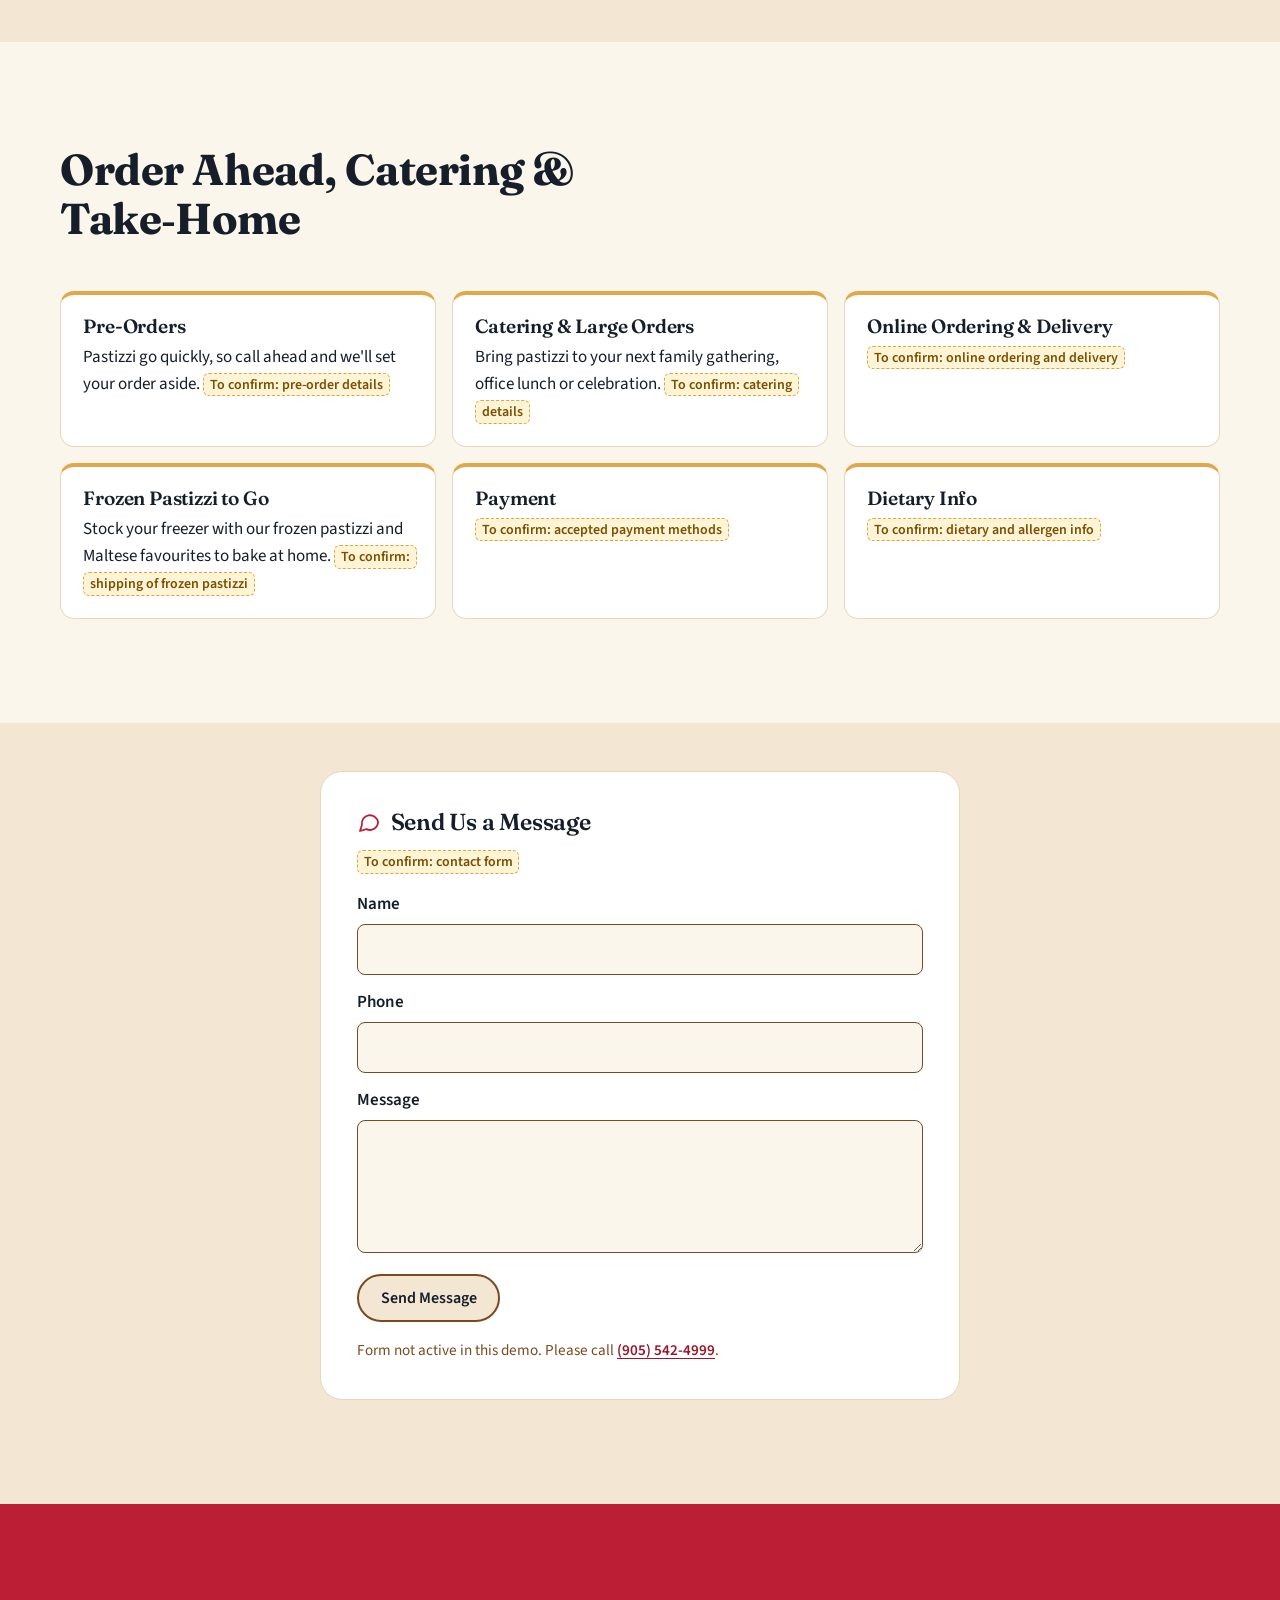
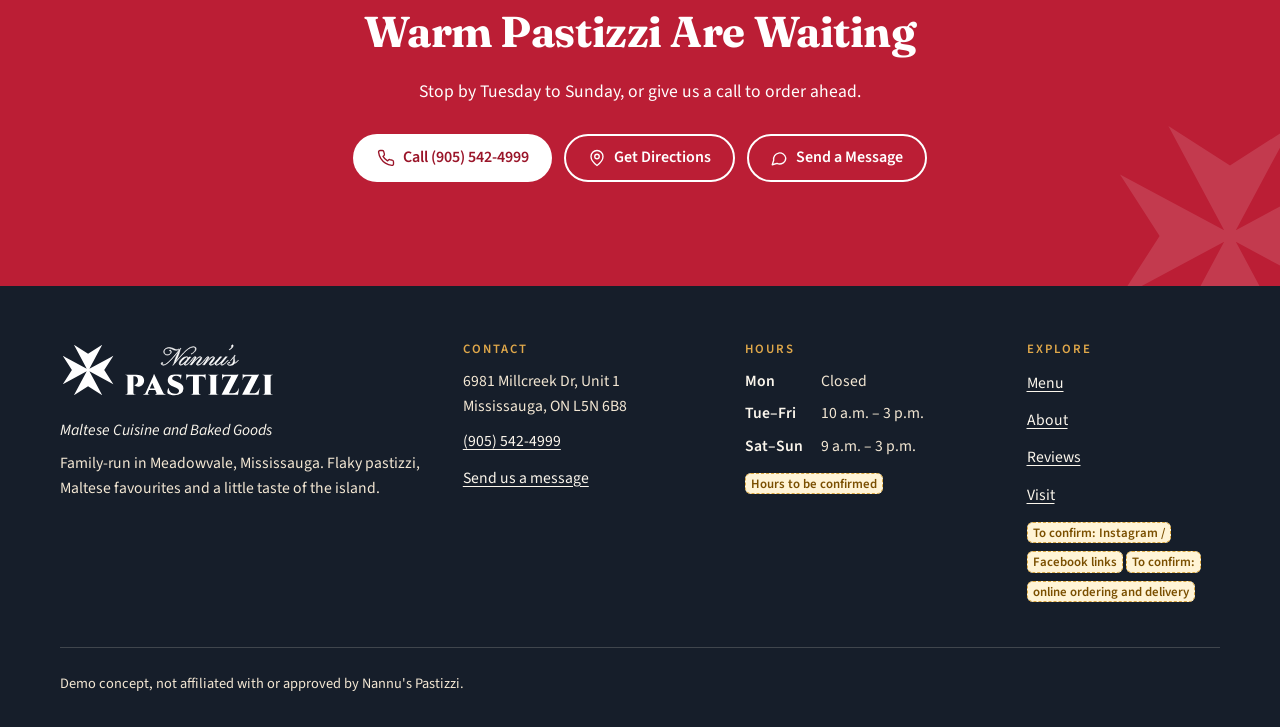
<file: visit.html>
<!doctype html>
<html lang="en-CA">
<head>
  <meta charset="utf-8">
  <meta name="viewport" content="width=device-width, initial-scale=1, viewport-fit=cover">
  <title>Visit Nannu&#39;s Pastizzi | Hours &amp; Directions, Meadowvale (demo concept)</title>
  <meta name="description" content="Demo concept website for Nannu&#39;s Pastizzi, a Maltese bakery in Meadowvale, Mississauga — not the official site. Hours, map and directions.">
  <meta property="og:type" content="website">
  <meta property="og:site_name" content="Nannu&#39;s Pastizzi (demo concept)">
  <meta property="og:locale" content="en_CA">
  <meta property="og:title" content="Visit Nannu&#39;s Pastizzi | Hours &amp; Directions, Meadowvale (demo concept)">
  <meta property="og:description" content="Demo concept website for Nannu&#39;s Pastizzi, a Maltese bakery in Meadowvale, Mississauga — not the official site. Hours, map and directions.">
  <meta property="og:url" content="https://mikelagumbay22.github.io/nannus-pastizzi-demo/visit.html">
  <meta property="og:image" content="https://mikelagumbay22.github.io/nannus-pastizzi-demo/img/og-image.jpg">
  <meta property="og:image:type" content="image/jpeg">
  <meta property="og:image:width" content="1200">
  <meta property="og:image:height" content="630">
  <meta property="og:image:alt" content="Demo concept, not the official site. Golden, flaky diamond-shaped pastizzi on a rustic wooden board (illustrative image, not a photo of the bakery)">
  <meta name="twitter:card" content="summary_large_image">
  <meta name="twitter:title" content="Visit Nannu&#39;s Pastizzi | Hours &amp; Directions, Meadowvale (demo concept)">
  <meta name="twitter:description" content="Demo concept website for Nannu&#39;s Pastizzi, a Maltese bakery in Meadowvale, Mississauga — not the official site. Hours, map and directions.">
  <meta name="twitter:image" content="https://mikelagumbay22.github.io/nannus-pastizzi-demo/img/og-image.jpg">
  <meta name="twitter:image:alt" content="Demo concept, not the official site. Golden, flaky diamond-shaped pastizzi on a rustic wooden board (illustrative image, not a photo of the bakery)">
  <meta name="robots" content="noindex, nofollow">
  <meta name="theme-color" content="#FBF6EC">
  <link rel="preload" href="fonts/fraunces-normal-latin.woff2" as="font" type="font/woff2" crossorigin>
  <link rel="preload" href="fonts/sourcesans3-normal-latin.woff2" as="font" type="font/woff2" crossorigin>
  <link rel="stylesheet" href="css/site.css?v=67c6c4d5">
  <link rel="icon" href="img/favicon.ico" sizes="any">
  <link rel="icon" type="image/png" sizes="512x512" href="img/favicon-512.png">
  <link rel="apple-touch-icon" href="img/apple-touch-icon.png">
</head>
<body class="page-visit">
<aside class="demo-banner" aria-label="Demo notice">
  <p class="container">Demo concept — not an official website of Nannu&#39;s Pastizzi, and not yet approved by the bakery.</p>
</aside>
<a class="skip-link" href="#main">Skip to content</a>
<header class="site-header">
  <div class="container header-inner">
    <a class="brand" href="index.html">
      <img src="img/logo-compact.svg" alt="Nannu&#39;s Pastizzi" width="790" height="204">
    </a>

    <nav class="site-nav desktop-nav" aria-label="Main">
      <ul>
        <li><a href="index.html">Home</a></li>
        <li><a href="menu.html">Menu</a></li>
        <li><a href="about.html">About</a></li>
        <li><a href="reviews.html">Reviews</a></li>
        <li><a href="visit.html" aria-current="page">Visit</a></li>
      </ul>
    </nav>

    <div class="header-actions">
      <a class="btn btn--primary btn--sm header-cta" href="tel:+19055424999" aria-label="Call (905) 542-4999"><svg viewBox="0 0 24 24" fill="none" stroke="currentColor" stroke-width="1.8" stroke-linecap="round" stroke-linejoin="round" aria-hidden="true" focusable="false"><path d="M22 16.9v3a2 2 0 0 1-2.2 2 19.8 19.8 0 0 1-8.6-3.1 19.5 19.5 0 0 1-6-6A19.8 19.8 0 0 1 2.1 4.2 2 2 0 0 1 4.1 2h3a2 2 0 0 1 2 1.7c.1 1 .4 1.9.7 2.8a2 2 0 0 1-.5 2.1L8 9.9a16 16 0 0 0 6 6l1.3-1.3a2 2 0 0 1 2.1-.4c.9.3 1.8.6 2.8.7a2 2 0 0 1 1.7 2z"/></svg><span class="header-cta__short">Call</span><span class="header-cta__long">Call (905) 542-4999</span></a>
      <button type="button" class="menu-toggle" id="menu-toggle" aria-controls="mobile-nav" aria-expanded="false" data-label-closed="Pages" data-label-open="Close">
        <span class="menu-toggle__icon" aria-hidden="true"><svg viewBox="0 0 24 24" fill="none" stroke="currentColor" stroke-width="1.8" stroke-linecap="round" stroke-linejoin="round" aria-hidden="true" focusable="false"><path d="M4 7h16M4 12h16M4 17h16"/></svg></span>
        <span class="menu-toggle__label">Pages</span>
      </button>
    </div>
  </div>

  <div class="mobile-nav" id="mobile-nav" hidden>
    <nav aria-label="Mobile">
      <ul>
        <li><a href="index.html">Home</a></li>
        <li><a href="menu.html">Menu</a></li>
        <li><a href="about.html">About</a></li>
        <li><a href="reviews.html">Reviews</a></li>
        <li><a href="visit.html" aria-current="page">Visit</a></li>
        <li><a class="mobile-nav__cta" href="tel:+19055424999"><svg viewBox="0 0 24 24" fill="none" stroke="currentColor" stroke-width="1.8" stroke-linecap="round" stroke-linejoin="round" aria-hidden="true" focusable="false"><path d="M22 16.9v3a2 2 0 0 1-2.2 2 19.8 19.8 0 0 1-8.6-3.1 19.5 19.5 0 0 1-6-6A19.8 19.8 0 0 1 2.1 4.2 2 2 0 0 1 4.1 2h3a2 2 0 0 1 2 1.7c.1 1 .4 1.9.7 2.8a2 2 0 0 1-.5 2.1L8 9.9a16 16 0 0 0 6 6l1.3-1.3a2 2 0 0 1 2.1-.4c.9.3 1.8.6 2.8.7a2 2 0 0 1 1.7 2z"/></svg>Call (905) 542-4999</a></li>
      </ul>
    </nav>
  </div>
</header>
<main id="main">

<section class="page-hero section" aria-labelledby="visit-title">
  <div class="container section-head">
    <p class="eyebrow">Hours &amp; Location</p>
    <h1 id="visit-title">Come Visit Us in Meadowvale</h1>
    <p class="lead">Pull up a chair inside or on the patio, or grab a box of pastizzi to go. We can&#39;t wait to see you.</p>
  </div>
</section>

<section class="section section--alt section--tight" aria-label="Hours and contact">
  <div class="container">
    <div class="visit-grid">
      <div class="card visit-addr">
        <h2 class="h3"><svg viewBox="0 0 24 24" fill="none" stroke="currentColor" stroke-width="1.8" stroke-linecap="round" stroke-linejoin="round" aria-hidden="true" focusable="false"><path d="M20 10c0 6-8 12-8 12S4 16 4 10a8 8 0 0 1 16 0z"/><circle cx="12" cy="10" r="3"/></svg>Address &amp; contact</h2>
        <ul class="contact-list">
          <li><span class="ico"><svg viewBox="0 0 24 24" fill="none" stroke="currentColor" stroke-width="1.8" stroke-linecap="round" stroke-linejoin="round" aria-hidden="true" focusable="false"><path d="M20 10c0 6-8 12-8 12S4 16 4 10a8 8 0 0 1 16 0z"/><circle cx="12" cy="10" r="3"/></svg></span><div><span class="label">Address</span>
            <span class="value">Nannu&#39;s Pastizzi<br>6981 Millcreek Dr, Unit 1<br>Mississauga, ON L5N 6B8</span>
            <span class="sub">Meadowvale, Mississauga</span></div></li>
          <li><span class="ico"><svg viewBox="0 0 24 24" fill="none" stroke="currentColor" stroke-width="1.8" stroke-linecap="round" stroke-linejoin="round" aria-hidden="true" focusable="false"><path d="M22 16.9v3a2 2 0 0 1-2.2 2 19.8 19.8 0 0 1-8.6-3.1 19.5 19.5 0 0 1-6-6A19.8 19.8 0 0 1 2.1 4.2 2 2 0 0 1 4.1 2h3a2 2 0 0 1 2 1.7c.1 1 .4 1.9.7 2.8a2 2 0 0 1-.5 2.1L8 9.9a16 16 0 0 0 6 6l1.3-1.3a2 2 0 0 1 2.1-.4c.9.3 1.8.6 2.8.7a2 2 0 0 1 1.7 2z"/></svg></span><div><span class="label">Phone</span><a href="tel:+19055424999">(905) 542-4999</a></div></li>
          <li><span class="ico"><svg viewBox="0 0 24 24" fill="none" stroke="currentColor" stroke-width="1.8" stroke-linecap="round" stroke-linejoin="round" aria-hidden="true" focusable="false"><path d="M21 12a8 8 0 0 1-11.6 7.1L3 21l1.9-6.1A8 8 0 1 1 21 12z"/></svg></span><div><span class="label">Contact form</span><a href="#message">Send us a message</a></div></li>
        </ul>
        <div class="btn-row">
          <a class="btn btn--primary btn--sm" href="https://www.google.com/maps/search/?api=1&amp;query=Nannu%27s+Pastizzi%2C+6981+Millcreek+Dr%2C+Unit+1%2C+Mississauga%2C+ON+L5N+6B8&amp;query_place_id=ChIJreo7OGBqK4gRqdLR0AU75BI" target="_blank" rel="noopener"><svg viewBox="0 0 24 24" fill="none" stroke="currentColor" stroke-width="1.8" stroke-linecap="round" stroke-linejoin="round" aria-hidden="true" focusable="false"><path d="M20 10c0 6-8 12-8 12S4 16 4 10a8 8 0 0 1 16 0z"/><circle cx="12" cy="10" r="3"/></svg>Get Directions<span class="visually-hidden"> (opens Google Maps in a new tab)</span></a>
          <a class="btn btn--ghost btn--sm" href="tel:+19055424999" aria-label="Call (905) 542-4999"><svg viewBox="0 0 24 24" fill="none" stroke="currentColor" stroke-width="1.8" stroke-linecap="round" stroke-linejoin="round" aria-hidden="true" focusable="false"><path d="M22 16.9v3a2 2 0 0 1-2.2 2 19.8 19.8 0 0 1-8.6-3.1 19.5 19.5 0 0 1-6-6A19.8 19.8 0 0 1 2.1 4.2 2 2 0 0 1 4.1 2h3a2 2 0 0 1 2 1.7c.1 1 .4 1.9.7 2.8a2 2 0 0 1-.5 2.1L8 9.9a16 16 0 0 0 6 6l1.3-1.3a2 2 0 0 1 2.1-.4c.9.3 1.8.6 2.8.7a2 2 0 0 1 1.7 2z"/></svg>Call</a>
        </div>
      </div>
      <div class="card visit-hours" id="hours">
        <h2 class="h3"><svg viewBox="0 0 24 24" fill="none" stroke="currentColor" stroke-width="1.8" stroke-linecap="round" stroke-linejoin="round" aria-hidden="true" focusable="false"><circle cx="12" cy="12" r="9"/><path d="M12 7v5l3 2"/></svg>Opening hours</h2>
        <table class="hours-table">
          <caption class="visually-hidden">Weekly opening hours</caption>
          <tbody>
            <tr class="is-closed"><th scope="row">Monday</th><td>Closed</td></tr>
            <tr><th scope="row">Tuesday</th><td>10 a.m. – 3 p.m.</td></tr>
            <tr><th scope="row">Wednesday</th><td>10 a.m. – 3 p.m.</td></tr>
            <tr><th scope="row">Thursday</th><td>10 a.m. – 3 p.m.</td></tr>
            <tr><th scope="row">Friday</th><td>10 a.m. – 3 p.m.</td></tr>
            <tr><th scope="row">Saturday</th><td>9 a.m. – 3 p.m.</td></tr>
            <tr><th scope="row">Sunday</th><td>9 a.m. – 3 p.m.</td></tr>
          </tbody>
        </table><p class="note note--confirm"><mark class="ph-inline">Hours to be confirmed</mark> Hours shown are from Google.</p><p class="note">Holiday hours may vary. <mark class="ph-inline">To confirm: holiday hours</mark></p>
      </div>
      <div class="map-frame visit-map">
        <iframe id="map" src="https://www.google.com/maps?q=Nannu%27s+Pastizzi%2C+6981+Millcreek+Dr%2C+Unit+1%2C+Mississauga%2C+ON+L5N+6B8&amp;output=embed" title="Google Map showing Nannu&#39;s Pastizzi at 6981 Millcreek Dr, Unit 1, Mississauga, ON L5N 6B8" loading="lazy" referrerpolicy="no-referrer-when-downgrade" allowfullscreen></iframe>
      </div>
      <div class="visit-getting">
      <h2 class="h3 subhead subhead--tight">Getting here</h2>
      <ul class="getting-here">
        <li><span class="ico"><svg viewBox="0 0 24 24" fill="none" stroke="currentColor" stroke-width="1.8" stroke-linecap="round" stroke-linejoin="round" aria-hidden="true" focusable="false"><rect x="5" y="3" width="14" height="13" rx="3"/><path d="M5 10h14M9 20l-2 2M15 20l2 2M8 16l-1.5 4M16 16l1.5 4"/><circle cx="9" cy="13" r=".6"/><circle cx="15" cy="13" r=".6"/></svg></span><div><strong>By transit</strong><p>We&#39;re a short walk from Meadowvale GO Station.</p></div></li>
        <li><span class="ico"><svg viewBox="0 0 24 24" fill="none" stroke="currentColor" stroke-width="1.8" stroke-linecap="round" stroke-linejoin="round" aria-hidden="true" focusable="false"><path d="M5 17h14M6.5 17v2M17.5 17v2M4 13l1.8-5.2A2 2 0 0 1 7.7 6.5h8.6a2 2 0 0 1 1.9 1.3L20 13v4H4z"/><circle cx="8" cy="14" r=".6"/><circle cx="16" cy="14" r=".6"/></svg></span><div><strong>By car</strong><p>Just minutes from Highway 401. Parking available on site.</p></div></li>
        <li><span class="ico"><svg viewBox="0 0 24 24" fill="none" stroke="currentColor" stroke-width="1.8" stroke-linecap="round" stroke-linejoin="round" aria-hidden="true" focusable="false"><path d="M6 3v10h12V3M5 13h14M7 13v8M17 13v8M7 17h10"/></svg></span><div><strong>Seating</strong><p>Dine in, take out, or relax on our patio.</p></div></li>
      </ul>
      </div>
    </div>
  </div>
</section>

<section class="section" aria-labelledby="order-title">
  <div class="container">
    <div class="section-head">
      <h2 id="order-title">Order Ahead, Catering &amp; Take‑Home</h2>
    </div>
    <ul class="info-grid">
      <li class="info-card"><h3>Pre-Orders</h3><p>Pastizzi go quickly, so call ahead and we&#39;ll set your order aside. <mark class="ph-inline">To confirm: pre-order details</mark></p></li>
      <li class="info-card"><h3>Catering &amp; Large Orders</h3><p>Bring pastizzi to your next family gathering, office lunch or celebration. <mark class="ph-inline">To confirm: catering details</mark></p></li>
      <li class="info-card"><h3>Online Ordering &amp; Delivery</h3><p><mark class="ph-inline">To confirm: online ordering and delivery</mark></p></li>
      <li class="info-card"><h3>Frozen Pastizzi to Go</h3><p>Stock your freezer with our frozen pastizzi and Maltese favourites to bake at home. <mark class="ph-inline">To confirm: shipping of frozen pastizzi</mark></p></li>
      <li class="info-card"><h3>Payment</h3><p><mark class="ph-inline">To confirm: accepted payment methods</mark></p></li>
      <li class="info-card"><h3>Dietary Info</h3><p><mark class="ph-inline">To confirm: dietary and allergen info</mark></p></li>
    </ul>
  </div>
</section>

<section class="section section--alt section--tight" id="message" aria-labelledby="form-title">
  <div class="container">
    <form class="card demo-form" aria-labelledby="form-title" onsubmit="return false">
      <h2 class="h3" id="form-title"><svg viewBox="0 0 24 24" fill="none" stroke="currentColor" stroke-width="1.8" stroke-linecap="round" stroke-linejoin="round" aria-hidden="true" focusable="false"><path d="M21 12a8 8 0 0 1-11.6 7.1L3 21l1.9-6.1A8 8 0 1 1 21 12z"/></svg>Send Us a Message</h2><p class="form-ph"><mark class="ph-inline">To confirm: contact form</mark></p>
      <fieldset disabled>
        <legend class="visually-hidden">Message form (not active in this demo)</legend>
        <label for="f-name">Name</label><input id="f-name" name="name" type="text" autocomplete="name">
        <label for="f-phone">Phone</label><input id="f-phone" name="phone" type="tel" autocomplete="tel">
        <label for="f-msg">Message</label><textarea id="f-msg" name="message" rows="4"></textarea>
        <button class="btn btn--primary" type="submit">Send Message</button>
      </fieldset>
      <p class="form-note">Form not active in this demo. Please call <a href="tel:+19055424999">(905) 542-4999</a>.</p>
    </form>
  </div>
</section>

<section class="section cta-band" aria-labelledby="visit-cta-title">
  <div class="container">
    <h2 id="visit-cta-title">Warm Pastizzi Are Waiting</h2>
    <p>Stop by Tuesday to Sunday, or give us a call to order ahead.</p>
    <div class="btn-row">
      <a class="btn btn--light" href="tel:+19055424999"><svg viewBox="0 0 24 24" fill="none" stroke="currentColor" stroke-width="1.8" stroke-linecap="round" stroke-linejoin="round" aria-hidden="true" focusable="false"><path d="M22 16.9v3a2 2 0 0 1-2.2 2 19.8 19.8 0 0 1-8.6-3.1 19.5 19.5 0 0 1-6-6A19.8 19.8 0 0 1 2.1 4.2 2 2 0 0 1 4.1 2h3a2 2 0 0 1 2 1.7c.1 1 .4 1.9.7 2.8a2 2 0 0 1-.5 2.1L8 9.9a16 16 0 0 0 6 6l1.3-1.3a2 2 0 0 1 2.1-.4c.9.3 1.8.6 2.8.7a2 2 0 0 1 1.7 2z"/></svg>Call (905) 542-4999</a>
      <a class="btn btn--outline-light" href="https://www.google.com/maps/search/?api=1&amp;query=Nannu%27s+Pastizzi%2C+6981+Millcreek+Dr%2C+Unit+1%2C+Mississauga%2C+ON+L5N+6B8&amp;query_place_id=ChIJreo7OGBqK4gRqdLR0AU75BI" target="_blank" rel="noopener"><svg viewBox="0 0 24 24" fill="none" stroke="currentColor" stroke-width="1.8" stroke-linecap="round" stroke-linejoin="round" aria-hidden="true" focusable="false"><path d="M20 10c0 6-8 12-8 12S4 16 4 10a8 8 0 0 1 16 0z"/><circle cx="12" cy="10" r="3"/></svg>Get Directions<span class="visually-hidden"> (opens Google Maps in a new tab)</span></a>
      <a class="btn btn--outline-light" href="#message"><svg viewBox="0 0 24 24" fill="none" stroke="currentColor" stroke-width="1.8" stroke-linecap="round" stroke-linejoin="round" aria-hidden="true" focusable="false"><path d="M21 12a8 8 0 0 1-11.6 7.1L3 21l1.9-6.1A8 8 0 1 1 21 12z"/></svg>Send a Message</a>
    </div>
  </div>
</section>

</main>
<footer class="site-footer">
  <div class="container">
    <div class="footer-grid">
      <div class="footer-brand">
        <a class="brand" href="index.html"><img src="img/logo-compact-reversed.svg" alt="Nannu&#39;s Pastizzi" width="790" height="204" loading="eager" decoding="async">
        </a><p class="footer-tagline">Maltese Cuisine and Baked Goods</p>
        <p>Family-run in Meadowvale, Mississauga. Flaky pastizzi, Maltese favourites and a little taste of the island.</p>
      </div>
      <div>
        <h2>Contact</h2>
        <ul>
          <li>6981 Millcreek Dr, Unit 1<br>Mississauga, ON L5N 6B8</li>
          <li><a href="tel:+19055424999">(905) 542-4999</a></li>
          <li><a href="visit.html#message">Send us a message</a></li>
        </ul>
      </div>
      <div>
        <h2>Hours</h2>
        <ul>
          <li><span class="footer-day">Mon</span> Closed</li>
          <li><span class="footer-day">Tue–Fri</span> 10 a.m. – 3 p.m.</li>
          <li><span class="footer-day">Sat–Sun</span> 9 a.m. – 3 p.m.</li>
        </ul><p class="footer-note"><mark class="ph-inline">Hours to be confirmed</mark></p>
      </div>
      <div>
        <h2>Explore</h2>
        <ul>
          <li><a href="menu.html">Menu</a></li>
          <li><a href="about.html">About</a></li>
          <li><a href="reviews.html">Reviews</a></li>
          <li><a href="visit.html">Visit</a></li><li class="footer-ph"><mark class="ph-inline">To confirm: Instagram / Facebook links</mark> <mark class="ph-inline">To confirm: online ordering and delivery</mark></li>
        </ul>
      </div>
    </div>
    <div class="footer-bottom">
      <span>Demo concept, not affiliated with or approved by Nannu&#39;s Pastizzi.</span>
    </div>
  </div>
</footer>

<nav class="mobile-callbar" aria-label="Quick actions">
  <a class="btn btn--primary" href="tel:+19055424999" aria-label="Call (905) 542-4999"><svg viewBox="0 0 24 24" fill="none" stroke="currentColor" stroke-width="1.8" stroke-linecap="round" stroke-linejoin="round" aria-hidden="true" focusable="false"><path d="M22 16.9v3a2 2 0 0 1-2.2 2 19.8 19.8 0 0 1-8.6-3.1 19.5 19.5 0 0 1-6-6A19.8 19.8 0 0 1 2.1 4.2 2 2 0 0 1 4.1 2h3a2 2 0 0 1 2 1.7c.1 1 .4 1.9.7 2.8a2 2 0 0 1-.5 2.1L8 9.9a16 16 0 0 0 6 6l1.3-1.3a2 2 0 0 1 2.1-.4c.9.3 1.8.6 2.8.7a2 2 0 0 1 1.7 2z"/></svg>Call</a>
  <a class="btn btn--ghost" href="https://www.google.com/maps/search/?api=1&amp;query=Nannu%27s+Pastizzi%2C+6981+Millcreek+Dr%2C+Unit+1%2C+Mississauga%2C+ON+L5N+6B8&amp;query_place_id=ChIJreo7OGBqK4gRqdLR0AU75BI" target="_blank" rel="noopener"><svg viewBox="0 0 24 24" fill="none" stroke="currentColor" stroke-width="1.8" stroke-linecap="round" stroke-linejoin="round" aria-hidden="true" focusable="false"><path d="M20 10c0 6-8 12-8 12S4 16 4 10a8 8 0 0 1 16 0z"/><circle cx="12" cy="10" r="3"/></svg>Directions<span class="visually-hidden"> (opens Google Maps in a new tab)</span></a>
  <a class="btn btn--ghost" href="menu.html"><svg viewBox="0 0 24 24" fill="none" stroke="currentColor" stroke-width="1.8" stroke-linecap="round" stroke-linejoin="round" aria-hidden="true" focusable="false"><path d="M4 4.5A1.5 1.5 0 0 1 5.5 3H19v15H5.5A1.5 1.5 0 0 0 4 19.5z"/><path d="M4 19.5A1.5 1.5 0 0 0 5.5 21H19v-3M8 7h7M8 10.5h5"/></svg>Menu</a>
</nav>
<script src="js/site.js?v=67c6c4d5" defer></script>
</body>
</html>
</file>
<file: css/site.css>
@font-face { font-family: "Fraunces"; font-style: normal; font-weight: 600 700; font-display: swap;
  src: url("../fonts/fraunces-normal-latin.woff2") format("woff2");
  unicode-range: U+0000-00FF, U+0131, U+0152-0153, U+02BB-02BC, U+02C6, U+02DA, U+02DC, U+0304, U+0308, U+0329, U+2000-206F, U+20AC, U+2122, U+2191, U+2193, U+2212, U+2215, U+FEFF, U+FFFD; }
@font-face { font-family: "Fraunces"; font-style: normal; font-weight: 600 700; font-display: swap;
  src: url("../fonts/fraunces-normal-latin-ext.woff2") format("woff2");
  unicode-range: U+0100-02BA, U+02BD-02C5, U+02C7-02CC, U+02CE-02D7, U+02DD-02FF, U+0304, U+0308, U+0329, U+1D00-1DBF, U+1E00-1E9F, U+1EF2-1EFF, U+2020, U+20A0-20AB, U+20AD-20C0, U+2113, U+2C60-2C7F, U+A720-A7FF; }
@font-face { font-family: "Source Sans 3"; font-style: normal; font-weight: 400 600; font-display: swap;
  src: url("../fonts/sourcesans3-normal-latin.woff2") format("woff2");
  unicode-range: U+0000-00FF, U+0131, U+0152-0153, U+02BB-02BC, U+02C6, U+02DA, U+02DC, U+0304, U+0308, U+0329, U+2000-206F, U+20AC, U+2122, U+2191, U+2193, U+2212, U+2215, U+FEFF, U+FFFD; }
@font-face { font-family: "Source Sans 3"; font-style: normal; font-weight: 400 600; font-display: swap;
  src: url("../fonts/sourcesans3-normal-latin-ext.woff2") format("woff2");
  unicode-range: U+0100-02BA, U+02BD-02C5, U+02C7-02CC, U+02CE-02D7, U+02DD-02FF, U+0304, U+0308, U+0329, U+1D00-1DBF, U+1E00-1E9F, U+1EF2-1EFF, U+2020, U+20A0-20AB, U+20AD-20C0, U+2113, U+2C60-2C7F, U+A720-A7FF; }
@font-face { font-family: "Source Sans 3"; font-style: italic; font-weight: 400; font-display: swap;
  src: url("../fonts/sourcesans3-italic-latin.woff2") format("woff2");
  unicode-range: U+0000-00FF, U+0131, U+0152-0153, U+02BB-02BC, U+02C6, U+02DA, U+02DC, U+0304, U+0308, U+0329, U+2000-206F, U+20AC, U+2122, U+2191, U+2193, U+2212, U+2215, U+FEFF, U+FFFD; }
@font-face { font-family: "Source Sans 3"; font-style: italic; font-weight: 400; font-display: swap;
  src: url("../fonts/sourcesans3-italic-latin-ext.woff2") format("woff2");
  unicode-range: U+0100-02BA, U+02BD-02C5, U+02C7-02CC, U+02CE-02D7, U+02DD-02FF, U+0304, U+0308, U+0329, U+1D00-1DBF, U+1E00-1E9F, U+1EF2-1EFF, U+2020, U+20A0-20AB, U+20AD-20C0, U+2113, U+2C60-2C7F, U+A720-A7FF; }

:root {

  --color-red:        #BB1E35;
  --color-red-deep:   #9A1529;
  --color-ink:        #161E2A;
  --color-white:      #FFFFFF;
  --color-cream:      #FBF6EC;
  --color-flour:      #F3E7D3;
  --color-gold:       #E0A84A;
  --color-crust:      #7A4A22;
  --color-gold-ui:    #A87019;

  --color-bg:           var(--color-cream);
  --color-text:         var(--color-ink);
  --color-text-muted:   var(--color-crust);
  --color-surface:      var(--color-white);
  --color-surface-alt:  var(--color-flour);
  --color-line:         #E6D6BC;
  --color-primary:      var(--color-red);
  --color-primary-dark: var(--color-red-deep);
  --color-on-primary:   #FFFFFF;
  --color-link:         var(--color-red-deep);
  --color-accent:       var(--color-gold);
  --color-accent-text:  var(--color-red-deep);
  --color-accent-soft:  #F1DDB8;
  --color-star:         var(--color-gold-ui);
  --color-focus:        var(--color-red-deep);
  --color-focus-on-dark: var(--color-gold);
  --color-focus-on-red: #FFFFFF;
  --color-dark:         var(--color-ink);
  --color-dark-ink:     var(--color-cream);
  --color-band:         var(--color-red);
  --color-band-ink:     #FFFFFF;
  --color-footer-bg:    var(--color-ink);
  --color-footer-ink:   var(--color-cream);
  --color-footer-muted: var(--color-flour);
  --color-footer-head:  var(--color-gold);

  --font-display: "Fraunces", Georgia, "Times New Roman", serif;
  --font-body:    "Source Sans 3", "Segoe UI", Roboto, Arial, sans-serif;
  --fw-display: 700;
  --fw-display-sub: 600;
  --fw-body: 400;
  --fw-body-strong: 600;

  --radius-sm: 8px;
  --radius-md: 14px;
  --radius-lg: 22px;
  --shadow-soft: 0 1px 2px rgba(22, 30, 42, .05), 0 12px 32px -14px rgba(22, 30, 42, .22);
  --container: 1160px;
  --logo-height: 52px;
}

*, *::before, *::after { box-sizing: border-box; }
html { -webkit-text-size-adjust: 100%; scroll-behavior: smooth; scroll-padding-top: 96px; }

@media (max-width: 899.98px) { html { scroll-padding-bottom: calc(84px + env(safe-area-inset-bottom, 0px)); } }
@media (prefers-reduced-motion: reduce) { html { scroll-behavior: auto; } * { transition: none !important; } }
body {
  margin: 0; font-family: var(--font-body); font-weight: var(--fw-body, 400);
  font-size: 1.0625rem; line-height: 1.6; color: var(--color-text); background: var(--color-bg);
  text-rendering: optimizeLegibility; -webkit-font-smoothing: antialiased;
}
img { max-width: 100%; height: auto; display: block; }
a { color: var(--color-link); text-underline-offset: .2em; }
a:hover { color: var(--color-primary-dark); }
:focus-visible { outline: 3px solid var(--color-focus); outline-offset: 3px; border-radius: 4px; }
.site-footer :focus-visible, .demo-banner :focus-visible { outline-color: var(--color-focus-on-dark); }
.cta-band :focus-visible { outline-color: var(--color-focus-on-red); }

h1, h2, h3 { font-family: var(--font-display); font-weight: var(--fw-display, 700); line-height: 1.12; letter-spacing: -.01em; margin: 0 0 .5em; color: var(--color-text); }
h3, .h3 { font-weight: var(--fw-display-sub, 600); }
h1 { font-size: clamp(2.3rem, 7vw, 3.9rem); }
h2 { font-size: clamp(1.9rem, 5vw, 2.7rem); }
h3 { font-size: 1.35rem; }
.h3 { font-family: var(--font-display); font-size: 1.45rem; line-height: 1.2; margin: 0 0 .75rem; color: var(--color-text); }
p { margin: 0 0 1em; }
.lead { font-size: 1.16rem; color: var(--color-text); }
.muted { color: var(--color-text-muted); }

.container { width: min(100% - 2.5rem, var(--container)); margin-inline: auto; }
.section { padding-block: clamp(3.5rem, 9vw, 6.5rem); }
.section--alt { background: var(--color-surface-alt); }
.section--tight { padding-top: clamp(2rem, 4vw, 3rem); }
.section-head { max-width: 44rem; margin-bottom: clamp(2rem, 5vw, 3rem); }
.section-head--center { margin-inline: auto; text-align: center; }
.page-hero { padding-bottom: clamp(2rem, 5vw, 3rem); }
.page-hero .section-head { margin-bottom: 0; }
.eyebrow {
  display: inline-flex; align-items: center; gap: .6rem; margin-bottom: .9rem;
  font-size: .8rem; font-weight: 600; letter-spacing: .16em; text-transform: uppercase; color: var(--color-accent-text);
}
.eyebrow::before { content: ""; width: 1.6rem; height: 2px; background: var(--color-accent); }
.btn-row { display: flex; flex-wrap: wrap; gap: .75rem; }
.skip-link { position: absolute; left: -999px; top: .5rem; z-index: 100; background: var(--color-ink); color: var(--color-cream); padding: .6rem 1rem; border-radius: var(--radius-sm); }
.skip-link:focus { left: .5rem; }
.visually-hidden { position: absolute !important; width: 1px; height: 1px; overflow: hidden; clip: rect(0 0 0 0); white-space: nowrap; }
a[href^="tel:"] { white-space: nowrap; }

.demo-banner { background: var(--color-ink); color: var(--color-cream); font-family: var(--font-body); }
.demo-banner p { margin-block: 0; padding-block: .45rem; text-align: center; font-size: .82rem; line-height: 1.4; font-weight: 600; letter-spacing: .01em; text-wrap: balance; overflow-wrap: anywhere; }

.ph-badge {
  display: inline-block; vertical-align: middle; font: 600 .7rem/1.25 var(--font-body); letter-spacing: .06em; text-transform: uppercase;
  color: #8a5a00; background: #fff4d6; border: 1px dashed #d9a640; padding: .35rem .6rem; border-radius: 999px; margin: 0 0 .9rem;
}
.ph-inline {
  background: #fff4d6; color: #7a4f00; border: 1px dashed #d9a640; border-radius: 6px; padding: .05em .4em;
  font: 600 .82em/1.5 var(--font-body); font-style: normal; box-decoration-break: clone; -webkit-box-decoration-break: clone;
}
.media .image-badge {
  position: absolute; right: .75rem; bottom: .75rem; z-index: 2; margin: 0; max-width: calc(100% - 1.5rem);
  text-transform: none; letter-spacing: .01em; font-size: .78rem; border-style: solid; text-align: right;
  box-shadow: 0 2px 8px rgba(22, 30, 42, .18);
}
.sample-note { display: inline-block; margin: .5rem 0 0; font: 600 .9rem/1.4 var(--font-body); color: var(--color-accent-text); }

.btn {
  display: inline-flex; align-items: center; justify-content: center; gap: .5rem; min-height: 48px;
  padding: .75rem 1.35rem; border-radius: 999px; border: 2px solid transparent; font: 600 1rem/1.1 var(--font-body);
  text-decoration: none; cursor: pointer; transition: background .2s, color .2s, border-color .2s;
}
.btn svg { width: 18px; height: 18px; flex: none; }
.btn--primary { background: var(--color-primary); color: var(--color-on-primary); }
.btn--primary:hover { background: var(--color-primary-dark); color: var(--color-on-primary); }
.btn--ghost { background: transparent; color: var(--color-text); border-color: var(--color-text); }
.btn--ghost:hover { background: var(--color-text); color: var(--color-bg); }
.btn--light { background: var(--color-white); color: var(--color-red-deep); }
.btn--light:hover { background: var(--color-cream); color: var(--color-red-deep); }
.btn--outline-light { background: transparent; color: var(--color-band-ink); border-color: var(--color-band-ink); }
.btn--outline-light:hover { background: var(--color-band-ink); color: var(--color-red-deep); }
.btn--sm { min-height: 44px; padding: .55rem 1.05rem; font-size: .95rem; }

.site-header { position: sticky; top: 0; z-index: 50; background: color-mix(in srgb, var(--color-bg) 94%, transparent); backdrop-filter: blur(10px); -webkit-backdrop-filter: blur(10px); border-bottom: 1px solid var(--color-line); }
.header-inner { display: flex; align-items: center; justify-content: space-between; gap: 1rem; min-height: 76px; }
.brand { display: inline-flex; align-items: center; text-decoration: none; color: var(--color-text); }
.brand img { height: 40px; width: auto; }
.brand__text { font-family: var(--font-display); font-size: 1.5rem; font-weight: 700; }
.header-actions { display: flex; align-items: center; gap: .5rem; }
.header-cta { display: none; }
.header-cta__long { display: none; }
.site-nav ul { list-style: none; margin: 0; padding: 0; }
.site-nav a { text-decoration: none; color: var(--color-text); font-weight: 600; font-size: 1rem; padding-block: .6rem; }
.site-nav a:hover { color: var(--color-red-deep); }
.site-nav a[aria-current="page"] { color: var(--color-red-deep); font-weight: 700; text-decoration: underline; text-underline-offset: .4em; text-decoration-thickness: 2px; }
.desktop-nav { display: none; }
.menu-toggle {
  cursor: pointer; display: inline-flex; align-items: center; gap: .45rem; min-height: 44px; padding: .5rem .95rem;
  border: 1px solid var(--color-line); border-radius: 999px; font: 600 .95rem/1 var(--font-body); background: var(--color-surface); color: var(--color-text);
}
.menu-toggle__icon, .menu-toggle__icon svg { display: grid; width: 18px; height: 18px; }
.menu-toggle[aria-expanded="true"] { background: var(--color-surface-alt); }
.mobile-nav { border-top: 1px solid var(--color-line); background: var(--color-surface); padding: .5rem 0 1rem; }
.mobile-nav ul { list-style: none; margin: 0; padding: 0 1.25rem; }
.mobile-nav a { display: flex; align-items: center; gap: .5rem; padding: .85rem 1rem; border-radius: var(--radius-sm); text-decoration: none; color: var(--color-text); font-weight: 600; }
.mobile-nav a svg { width: 18px; height: 18px; }
.mobile-nav a:hover { background: var(--color-surface-alt); }
.mobile-nav a[aria-current="page"] { background: var(--color-surface-alt); color: var(--color-red-deep); font-weight: 700; text-decoration: underline; text-underline-offset: .35em; text-decoration-thickness: 2px; }
.mobile-nav__cta { color: var(--color-red-deep) !important; }

.media { position: relative; overflow: hidden; background: var(--color-surface-alt); width: 100%; }
.media img { width: 100%; height: 100%; object-fit: cover; object-position: var(--focus, 50% 50%); }
.media--placeholder {
  display: grid; place-items: center; text-align: center; color: var(--color-text-muted);
  background: repeating-linear-gradient(135deg, var(--color-surface-alt) 0 14px, color-mix(in srgb, var(--color-accent-soft) 70%, var(--color-surface-alt)) 14px 28px);
  border: 2px dashed #d9a640;
}
.ph-label { display: grid; gap: .45rem; justify-items: center; padding: 1.25rem; max-width: 20rem; font-size: .9rem; line-height: 1.4; background: color-mix(in srgb, var(--color-white) 88%, transparent); border-radius: var(--radius-md); }
.ph-label svg { width: 36px; height: 36px; color: var(--color-text-muted); }
.ph-label strong { font-family: var(--font-display); font-size: 1.3rem; color: var(--color-text); }

.hero { position: relative; display: flex; flex-direction: column-reverse; background: var(--color-bg); }
.hero__inner { padding-block: clamp(2rem, 6vw, 3rem) 1.5rem; }
.hero__media { width: min(100% - 2.5rem, var(--container)); margin: 0 auto 2.5rem; }
.media--hero { aspect-ratio: 16 / 10; border-radius: var(--radius-lg); }
.media--hero .image-badge { top: .75rem; bottom: auto; }
.hero__copy { max-width: 36rem; }
.hero .lead { max-width: 34rem; }
.hero__call { margin: 1.1rem 0 0; }
.hero__call a { display: inline-flex; align-items: center; gap: .45rem; font-weight: 600; min-height: 44px; }
.hero__call svg { width: 18px; height: 18px; }
.rating-chip { display: inline-flex; align-items: center; gap: .55rem; margin: .75rem 0 0; padding: .45rem 1rem .45rem .6rem; border-radius: 999px; background: var(--color-surface); border: 1px solid var(--color-line); font-size: .95rem; font-weight: 600; }
.rating-chip .stars { display: grid; place-items: center; width: 28px; height: 28px; border-radius: 50%; background: var(--color-ink); color: var(--color-gold); font-size: .95rem; }
.stars { color: var(--color-star); letter-spacing: .08em; font-size: 1.05rem; line-height: 1; }

.trust { background: var(--color-surface); border-block: 1px solid var(--color-line); }
.trust ul { list-style: none; margin-block: 0; padding: 0; display: grid; }
.trust li { display: flex; align-items: center; justify-content: center; gap: .85rem; padding: 1.25rem .5rem; }
.trust li + li { border-top: 1px solid var(--color-line); }
.trust__icon { display: grid; place-items: center; width: 44px; height: 44px; border-radius: 50%; background: var(--color-surface-alt); color: var(--color-red); flex: none; }
.trust__icon svg { width: 20px; height: 20px; }
.trust strong { display: block; font-family: var(--font-display); font-size: 1.2rem; font-weight: 600; line-height: 1.2; }
.trust li > span:last-child > span { display: block; color: var(--color-text-muted); font-size: .95rem; }

.teaser-grid { display: grid; gap: 2.25rem; align-items: center; }
.teaser-media .media { border-radius: var(--radius-lg); aspect-ratio: 4 / 3; }
.text-link { display: inline-flex; align-items: center; gap: .4rem; min-height: 44px; font-weight: 600; text-decoration: none; color: var(--color-red-deep); }
.text-link svg, .center-link svg { width: 1.1em; height: 1.1em; }
.text-link:hover { text-decoration: underline; }
.center-link { text-align: center; margin: 2.25rem 0 0; }
.center-link a { display: inline-flex; align-items: center; gap: .45rem; min-height: 44px; font-weight: 600; }

.dish-grid { list-style: none; margin: 0; padding: 0; display: grid; gap: 1.25rem; }
.dish-card { background: var(--color-surface); border-radius: var(--radius-lg); overflow: hidden; border: 1px solid var(--color-line); display: flex; flex-direction: column; }
.dish-card__media { aspect-ratio: 4 / 3; }
.dish-card__body { padding: 1.3rem 1.4rem 1.5rem; }
.dish-card h3 { margin-bottom: .35rem; }
.dish-card p { margin: 0; color: var(--color-text-muted); }

.rating-line { display: inline-flex; align-items: center; gap: .6rem; margin: 0; font-size: 1.02rem; }
.rating-summary { display: inline-flex; flex-direction: column; align-items: center; gap: .3rem; margin: .25rem 0 1rem; }
.rating-summary__score { font-family: var(--font-display); font-size: 3.6rem; font-weight: 700; line-height: 1; }
.rating-summary .stars { font-size: 1.4rem; }
.quotes { display: grid; gap: 1.25rem; list-style: none; margin: 0; padding: 0; }
.quotes > li { display: flex; }
.quotes--two { max-width: 54rem; margin-inline: auto; }
.quote {
  flex: 1; margin: 0; background: var(--color-surface); border-radius: var(--radius-lg); padding: 1.8rem 1.6rem 1.5rem;
  border: 1px solid var(--color-line); position: relative; display: flex; flex-direction: column; gap: .9rem;
}
.quote::before { content: "\201C"; position: absolute; top: .2rem; right: 1.1rem; font-family: var(--font-display); font-size: 4.5rem; line-height: 1; color: var(--color-accent-soft); }
.quote blockquote { margin: 0; font-family: var(--font-display); font-weight: 600; font-size: 1.35rem; line-height: 1.35; }
.quote blockquote p { margin: 0; }
.quote figcaption { margin-top: auto; font-size: .95rem; font-weight: 600; color: var(--color-text-muted); }
.quote--featured { text-align: center; align-items: center; padding: clamp(2rem, 5vw, 3.25rem); margin-bottom: 1.5rem; border-top: 4px solid var(--color-red); }
.quote--featured blockquote { font-size: clamp(1.7rem, 4.5vw, 2.6rem); }
.quote-groups { display: grid; gap: 1.5rem; }
.quote-group__title { font-family: var(--font-body); font-size: .8rem; font-weight: 600; letter-spacing: .16em; text-transform: uppercase; color: var(--color-accent-text); margin: 0 0 .75rem; }
.quotes--stack { grid-template-columns: 1fr; }

.visit-split { display: grid; gap: 2.5rem; align-items: center; }
.visit-slim { max-width: 36rem; }
.card { background: var(--color-surface); border: 1px solid var(--color-line); border-radius: var(--radius-lg); padding: clamp(1.4rem, 4vw, 2.25rem); }
.card .h3 { display: flex; align-items: center; gap: .6rem; }
.card .h3 svg { width: 24px; height: 24px; color: var(--color-red); flex: none; }
.visit-grid { display: grid; gap: 1.25rem; }
.visit-grid .map-frame { margin-top: 0; }
.subhead--tight { margin: .25rem 0 .75rem; }
.visit-getting .getting-here { grid-template-columns: 1fr !important; gap: .75rem; }
.visit-getting .getting-here li { padding: .9rem 1.1rem; }
.hours-table { width: 100%; border-collapse: collapse; }
.hours-table th, .hours-table td { padding: .7rem 0; border-bottom: 1px solid var(--color-line); text-align: left; }
.hours-table th { font-weight: 600; }
.hours-table td { text-align: right; font-variant-numeric: tabular-nums; }
.hours-table tr.is-closed td { color: var(--color-red-deep); font-weight: 600; }
.hours-table tr:last-child th, .hours-table tr:last-child td { border-bottom: 0; }
.note { font-size: .95rem; color: var(--color-text-muted); margin: 1rem 0 0; }
.contact-list { list-style: none; margin: 1rem 0 1.5rem; padding: 0; display: grid; gap: 1rem; }
.contact-list li { display: grid; grid-template-columns: 40px 1fr; gap: .9rem; align-items: start; }
.ico { width: 40px; height: 40px; border-radius: 50%; background: var(--color-surface-alt); color: var(--color-red); display: grid; place-items: center; flex: none; }
.ico svg { width: 18px; height: 18px; }
.contact-list .label { display: block; font-size: .78rem; letter-spacing: .12em; text-transform: uppercase; color: var(--color-text-muted); font-weight: 600; }
.contact-list .value { display: block; font-weight: 600; }
.contact-list .sub { display: block; font-size: .95rem; color: var(--color-text-muted); margin-top: .15rem; }
.contact-list a { color: var(--color-text); font-weight: 600; text-decoration-color: var(--color-red); overflow-wrap: anywhere; }
.subhead { margin-top: 2.5rem; }
.getting-here { list-style: none; margin: 0; padding: 0; display: grid; gap: 1rem; }
.getting-here li { display: flex; gap: .9rem; align-items: flex-start; background: var(--color-surface); border: 1px solid var(--color-line); border-radius: var(--radius-md); padding: 1.1rem 1.2rem; }
.getting-here p { margin: .15rem 0 0; }
.map-frame { margin-top: 1.75rem; border-radius: var(--radius-lg); overflow: hidden; border: 1px solid var(--color-line); background: var(--color-surface-alt); aspect-ratio: 4 / 3; box-shadow: var(--shadow-soft); }
.map-frame iframe { display: block; width: 100%; height: 100%; border: 0; }
.info-grid { list-style: none; margin: 0; padding: 0; display: grid; gap: 1rem; }
.info-card { background: var(--color-surface); border: 1px solid var(--color-line); border-top: 4px solid var(--color-gold); border-radius: var(--radius-md); padding: 1.3rem 1.4rem; }
.info-card h3 { font-size: 1.2rem; margin-bottom: .4rem; }
.info-card p { margin: 0; }

.map-card { display: grid; text-decoration: none; color: var(--color-text); background: var(--color-surface); border: 1px solid var(--color-line); border-radius: var(--radius-lg); overflow: hidden; box-shadow: var(--shadow-soft); transition: transform .2s ease; }
.map-card:hover { transform: translateY(-2px); color: var(--color-text); }
.map-card__art {
  position: relative; display: grid; place-items: center; aspect-ratio: 16 / 9;
  background:
    linear-gradient(28deg, transparent 46%, var(--color-white) 46%, var(--color-white) 50%, transparent 50%),
    linear-gradient(-62deg, transparent 58%, color-mix(in srgb, var(--color-white) 80%, transparent) 58%, color-mix(in srgb, var(--color-white) 80%, transparent) 61%, transparent 61%),
    repeating-linear-gradient(0deg, transparent 0 46px, color-mix(in srgb, var(--color-gold) 30%, transparent) 46px 48px),
    repeating-linear-gradient(90deg, transparent 0 58px, color-mix(in srgb, var(--color-gold) 30%, transparent) 58px 60px),
    var(--color-accent-soft);
}
.map-card__pin { display: grid; place-items: center; width: 68px; height: 68px; border-radius: 50%; background: var(--color-white); color: var(--color-red); box-shadow: 0 0 0 10px color-mix(in srgb, var(--color-red) 16%, transparent), var(--shadow-soft); }
.map-card__pin .cross { width: 36px; height: 36px; }
.map-card__body { display: grid; gap: .3rem; padding: 1.3rem 1.5rem 1.5rem; }
.map-card__kicker { font-size: .78rem; letter-spacing: .14em; text-transform: uppercase; font-weight: 600; color: var(--color-accent-text); }
.map-card__title { font-family: var(--font-display); font-size: 1.45rem; font-weight: 600; line-height: 1.2; }
.map-card__link { display: inline-flex; align-items: center; gap: .4rem; margin-top: .3rem; font-weight: 600; color: var(--color-red-deep); }
.map-card__link svg { width: 1.1em; height: 1.1em; }
.map-card:hover .map-card__link { text-decoration: underline; text-underline-offset: .25em; }

.sample-box { display: inline-block; margin-top: 1rem; padding: 1rem 1.25rem; max-width: 40rem; background: #fff4d6; border: 1px dashed #d9a640; border-radius: var(--radius-md); text-align: center; }
.sample-box__title { margin: 0 0 .25rem; font-weight: 700; color: #7a4f00; letter-spacing: .02em; }
.sample-box__text { margin: 0; font-size: .95rem; color: var(--color-ink); }
.sample-box .ph-inline { background: var(--color-white); }
.menu-jump { margin-bottom: 1.75rem; }
.menu-jump ul { list-style: none; margin: 0; padding: 0; display: flex; flex-wrap: wrap; gap: .5rem; justify-content: center; }
.menu-jump a { display: inline-flex; align-items: center; min-height: 44px; padding: .5rem 1rem; border-radius: 999px; background: var(--color-surface); border: 1px solid var(--color-line); text-decoration: none; color: var(--color-text); font-weight: 600; font-size: .95rem; }
.menu-jump a:hover { border-color: var(--color-red); color: var(--color-red-deep); }
.menu-cols { display: grid; gap: 1.25rem; }
.menu-cat { background: var(--color-surface); border: 1px solid var(--color-line); border-radius: var(--radius-lg); padding: clamp(1.4rem, 4vw, 2rem); break-inside: avoid; }
.menu-cat__head { display: flex; flex-wrap: wrap; align-items: baseline; justify-content: space-between; gap: .25rem 1rem; border-bottom: 2px solid var(--color-red); padding-bottom: .6rem; margin-bottom: .9rem; }
.menu-cat__head .h3 { margin: 0; }
.menu-cat .h3 { display: flex; align-items: center; gap: .55rem; }
.cross { flex: none; }
.menu-cat__cross { width: 18px; height: 18px; color: var(--color-red); }
.menu-cat__tag { font-size: .78rem; font-weight: 600; letter-spacing: .1em; text-transform: uppercase; color: #7a4f00; background: #fff4d6; padding: .2rem .55rem; border-radius: 999px; }
.menu-cat__intro { font-style: italic; color: var(--color-text-muted); }
.menu-list { list-style: none; margin: 0; padding: 0; display: grid; gap: .95rem; }
.menu-item__row { display: flex; align-items: baseline; gap: .5rem; }
.menu-item__name { font-size: 1.12rem; margin: 0; }
.menu-item__dots { flex: 1; min-width: 1.5rem; border-bottom: 2px dotted var(--color-line); transform: translateY(-.3em); }
.menu-item__price { font-weight: 600; color: var(--color-red-deep); white-space: nowrap; text-align: right; }
.menu-item__price .ph-inline { white-space: nowrap; }
.menu-item__desc { margin: .2rem 0 0; color: var(--color-text-muted); font-size: .98rem; }
.menu-item__flag { margin: .3rem 0 0; font-size: .9rem; }
.menu-cat__foot { margin: 1.1rem 0 0; padding-top: .9rem; border-top: 1px solid var(--color-line); font-size: .98rem; }
.menu-cat--pantry p:last-child { margin-bottom: 0; }

.gallery { list-style: none; margin: 0; padding: 0; display: grid; grid-template-columns: 1fr; gap: 1rem; }
.gallery .media { aspect-ratio: 4 / 3; border-radius: var(--radius-md); }

.about-grid { display: grid; gap: 2.25rem; align-items: center; }
.about-media .media { border-radius: var(--radius-lg); aspect-ratio: 4 / 3; }
.story { display: grid; gap: 2rem; align-items: start; }
.story__approval { margin-bottom: 1rem; }
.pull-quote { margin: 0; background: var(--color-surface); border-radius: var(--radius-lg); padding: 2rem 1.75rem; border-left: 5px solid var(--color-red); display: grid; gap: .75rem; }
.pull-quote__cross { width: 28px; height: 28px; color: var(--color-red); }
.pull-quote blockquote { margin: 0; font-family: var(--font-display); font-size: 1.35rem; font-weight: 600; line-height: 1.35; }
.pull-quote blockquote p { margin: 0; }
.teaser-grid--flip > :first-child { order: 0; }
.card-pair { display: grid; gap: 1.25rem; }
.card-pair .card p:last-child { margin-bottom: 0; }

.cta-band { background: var(--color-band); color: var(--color-band-ink); text-align: center; position: relative; overflow: hidden; }
.cta-band h2, .cta-band p { color: var(--color-band-ink); }
.cta-band p { max-width: 36rem; margin-inline: auto; font-size: 1.1rem; }
.cta-band .ph-inline { color: #7a4f00; }
.cta-band .btn-row { justify-content: center; margin-top: 1.75rem; }
.cta-band::before { content: ""; position: absolute; inset: auto -60px -60px auto; width: 220px; height: 220px; opacity: .12; pointer-events: none;
  background: currentColor; -webkit-mask: url("data:image/svg+xml,%3Csvg xmlns='http://www.w3.org/2000/svg' viewBox='0 0 184 184'%3E%3Cpath d='M40.48 0 L92 33.12 L143.52 0 L96.88 87.12 L184 40.48 L150.88 92 L184 143.52 L96.88 96.88 L143.52 184 L92 150.88 L40.48 184 L87.12 96.88 L0 143.52 L33.12 92 L0 40.48 L87.12 87.12 Z'/%3E%3C/svg%3E") center / contain no-repeat;
  mask: url("data:image/svg+xml,%3Csvg xmlns='http://www.w3.org/2000/svg' viewBox='0 0 184 184'%3E%3Cpath d='M40.48 0 L92 33.12 L143.52 0 L96.88 87.12 L184 40.48 L150.88 92 L184 143.52 L96.88 96.88 L143.52 184 L92 150.88 L40.48 184 L87.12 96.88 L0 143.52 L33.12 92 L0 40.48 L87.12 87.12 Z'/%3E%3C/svg%3E") center / contain no-repeat; }

.site-footer { background: var(--color-footer-bg); color: var(--color-footer-muted); padding-block: 3.5rem 2rem; font-size: .98rem; }
.site-footer a { color: var(--color-footer-ink); }
.site-footer .brand img { height: 56px; width: auto; }
.footer-tagline { margin: .75rem 0 .5rem; font-style: italic; color: var(--color-footer-ink); }
.footer-grid { display: grid; gap: 2rem; }
.site-footer h2 { font-family: var(--font-body); font-size: .8rem; letter-spacing: .16em; text-transform: uppercase; color: var(--color-footer-head); margin-bottom: .8rem; font-weight: 600; }
.site-footer ul { list-style: none; margin: 0; padding: 0; display: grid; gap: .45rem; }
.site-footer ul a { display: inline-block; padding-block: .15rem; }
.footer-day { display: inline-block; min-width: 4.6rem; color: var(--color-footer-ink); font-weight: 600; }
.footer-note { margin: .75rem 0 0; }
.footer-ph { line-height: 1.9; }
.footer-bottom { margin-top: 2.5rem; padding-top: 1.5rem; border-top: 1px solid color-mix(in srgb, var(--color-footer-ink) 18%, transparent); display: flex; flex-wrap: wrap; gap: .5rem 1.5rem; justify-content: space-between; font-size: .9rem; }

.mobile-callbar {
  position: sticky; bottom: 0; z-index: 40; display: grid; grid-template-columns: repeat(3, 1fr); gap: .5rem;
  padding: .6rem .75rem calc(.6rem + env(safe-area-inset-bottom));
  background: color-mix(in srgb, var(--color-bg) 95%, transparent); backdrop-filter: blur(10px); -webkit-backdrop-filter: blur(10px);
  border-top: 1px solid var(--color-line);
}
.mobile-callbar .btn { min-height: 46px; padding-inline: .5rem; font-size: .95rem; }

@media (min-width: 640px) {
  .header-cta { display: inline-flex; }
  .trust ul { grid-template-columns: repeat(3, 1fr); }
  .trust li + li { border-top: 0; border-left: 1px solid var(--color-line); }
  .dish-grid { grid-template-columns: repeat(2, 1fr); }
  .dish-grid > li:last-child:nth-child(odd) { grid-column: 1 / -1; }
  .quotes--two { grid-template-columns: 1fr 1fr; }
  .gallery { grid-template-columns: 1fr 1fr; }
  .getting-here { grid-template-columns: repeat(3, 1fr); }
  .info-grid { grid-template-columns: 1fr 1fr; }
  .card-pair { grid-template-columns: 1fr 1fr; }
  .quote-groups { grid-template-columns: 1fr 1fr; }
}
@media (min-width: 900px) {
  .brand img { height: var(--logo-height); }
  .hero { display: grid; min-height: clamp(520px, 44vw, 640px); }
  .hero__media { position: absolute; inset: 0; width: auto; margin: 0; }
  .media--hero { aspect-ratio: auto; height: 100%; border-radius: 0; }
  .media--hero img { object-position: var(--focus, 72% 60%); }
  .hero__media::after { content: ""; position: absolute; inset: 0; z-index: 1; pointer-events: none;
    background: linear-gradient(90deg, color-mix(in srgb, var(--color-bg) 92%, transparent) 0%, color-mix(in srgb, var(--color-bg) 80%, transparent) 38%, transparent 62%); }
  .media--hero .image-badge { top: auto; bottom: 1.25rem; right: 1.5rem; }
  .hero__inner { position: relative; z-index: 2; align-self: center; padding-block: 4rem; }
  .hero__copy { max-width: 33rem; }
  .teaser-grid { grid-template-columns: 1.05fr .95fr; gap: 4rem; }
  .teaser-grid--flip > :first-child { order: 2; }
  .dish-grid { grid-template-columns: repeat(3, 1fr); }
  .dish-grid > li:last-child:nth-child(odd) { grid-column: auto; }
  .visit-split { grid-template-columns: 1fr 1fr; gap: 4rem; }
  .visit-grid { grid-template-columns: 1fr 1fr; gap: 1.5rem; align-items: start;
    grid-template-areas: "hours addr" "hours map" "getting map"; grid-template-rows: auto auto 1fr; }
  .visit-hours { grid-area: hours; } .visit-addr { grid-area: addr; } .visit-getting { grid-area: getting; }
  .visit-grid .visit-map { grid-area: map; align-self: stretch; aspect-ratio: auto; min-height: 340px; }
  .map-frame { aspect-ratio: 21 / 8; }
  .info-grid { grid-template-columns: repeat(3, 1fr); }
  .menu-cols { display: block; columns: 2; column-gap: 1.5rem; }
  .menu-cols > .menu-cat { margin-bottom: 1.5rem; display: inline-block; width: 100%; }
  .about-grid { grid-template-columns: 1.05fr .95fr; gap: 4rem; }
  .story { grid-template-columns: 1.5fr 1fr; gap: 3.5rem; align-items: center; }
  .card-pair { grid-template-columns: 2fr 3fr; }
  .footer-grid { grid-template-columns: 1.5fr 1fr 1fr .8fr; gap: 2.5rem; }
  .mobile-callbar { display: none; }
}

@media (min-width: 900px) and (max-width: 1199.98px) {
  .hero__copy { max-width: 29rem; }
  .hero .lead { max-width: 27rem; }
  .media--hero img { object-position: var(--focus-md, var(--focus, 72% 60%)); }
  .hero__media::after { background: linear-gradient(90deg, color-mix(in srgb, var(--color-bg) 95%, transparent) 0%, color-mix(in srgb, var(--color-bg) 88%, transparent) 46%, color-mix(in srgb, var(--color-bg) 40%, transparent) 62%, transparent 74%); }
}
@media (min-width: 1080px) {
  .desktop-nav { display: block; }
  .desktop-nav ul { display: flex; gap: 2rem; }
  .menu-toggle, .mobile-nav { display: none !important; }
  .header-cta__long { display: inline; }
  .header-cta__short { display: none; }
  .gallery { grid-template-columns: repeat(4, 1fr); }
  .gallery .media { aspect-ratio: 4 / 5; }
}

.demo-form { max-width: 40rem; margin-inline: auto; }
.demo-form fieldset { border: 0; margin: 0; padding: 0; display: grid; gap: .35rem; min-width: 0; }
.demo-form label { font-weight: 600; color: var(--color-ink); margin-top: .5rem; }
.demo-form input, .demo-form textarea { width: 100%; font: inherit; padding: .7rem .8rem; border: 1px solid var(--color-crust); border-radius: var(--radius-sm); background: var(--color-cream); color: var(--color-text); }
.demo-form button { margin-top: 1rem; justify-self: start; cursor: not-allowed; opacity: 1; }
.demo-form fieldset:disabled button { background: var(--color-flour); border-color: var(--color-crust); color: var(--color-ink); }
.form-ph { margin: .75rem 0 .5rem; }
.form-note { margin: 1rem 0 0; font-size: .95rem; color: var(--color-text-muted); }
.form-note a { color: var(--color-link); font-weight: 600; }

@media (min-width: 900px) {
  .menu-cols--areas { display: grid; columns: auto; gap: 1.5rem; grid-template-columns: repeat(2, 1fr); grid-template-areas: "pastizzi sweets" "classics sweets" "frozen drinks" "pantry drinks"; align-items: start; }
  .menu-cols--areas > .menu-cat { margin: 0; display: block; }
  #classics { grid-area: classics; } #drinks { grid-area: drinks; } #frozen { grid-area: frozen; } #pantry { grid-area: pantry; } #pastizzi { grid-area: pastizzi; } #sweets { grid-area: sweets; }
}
</file>
